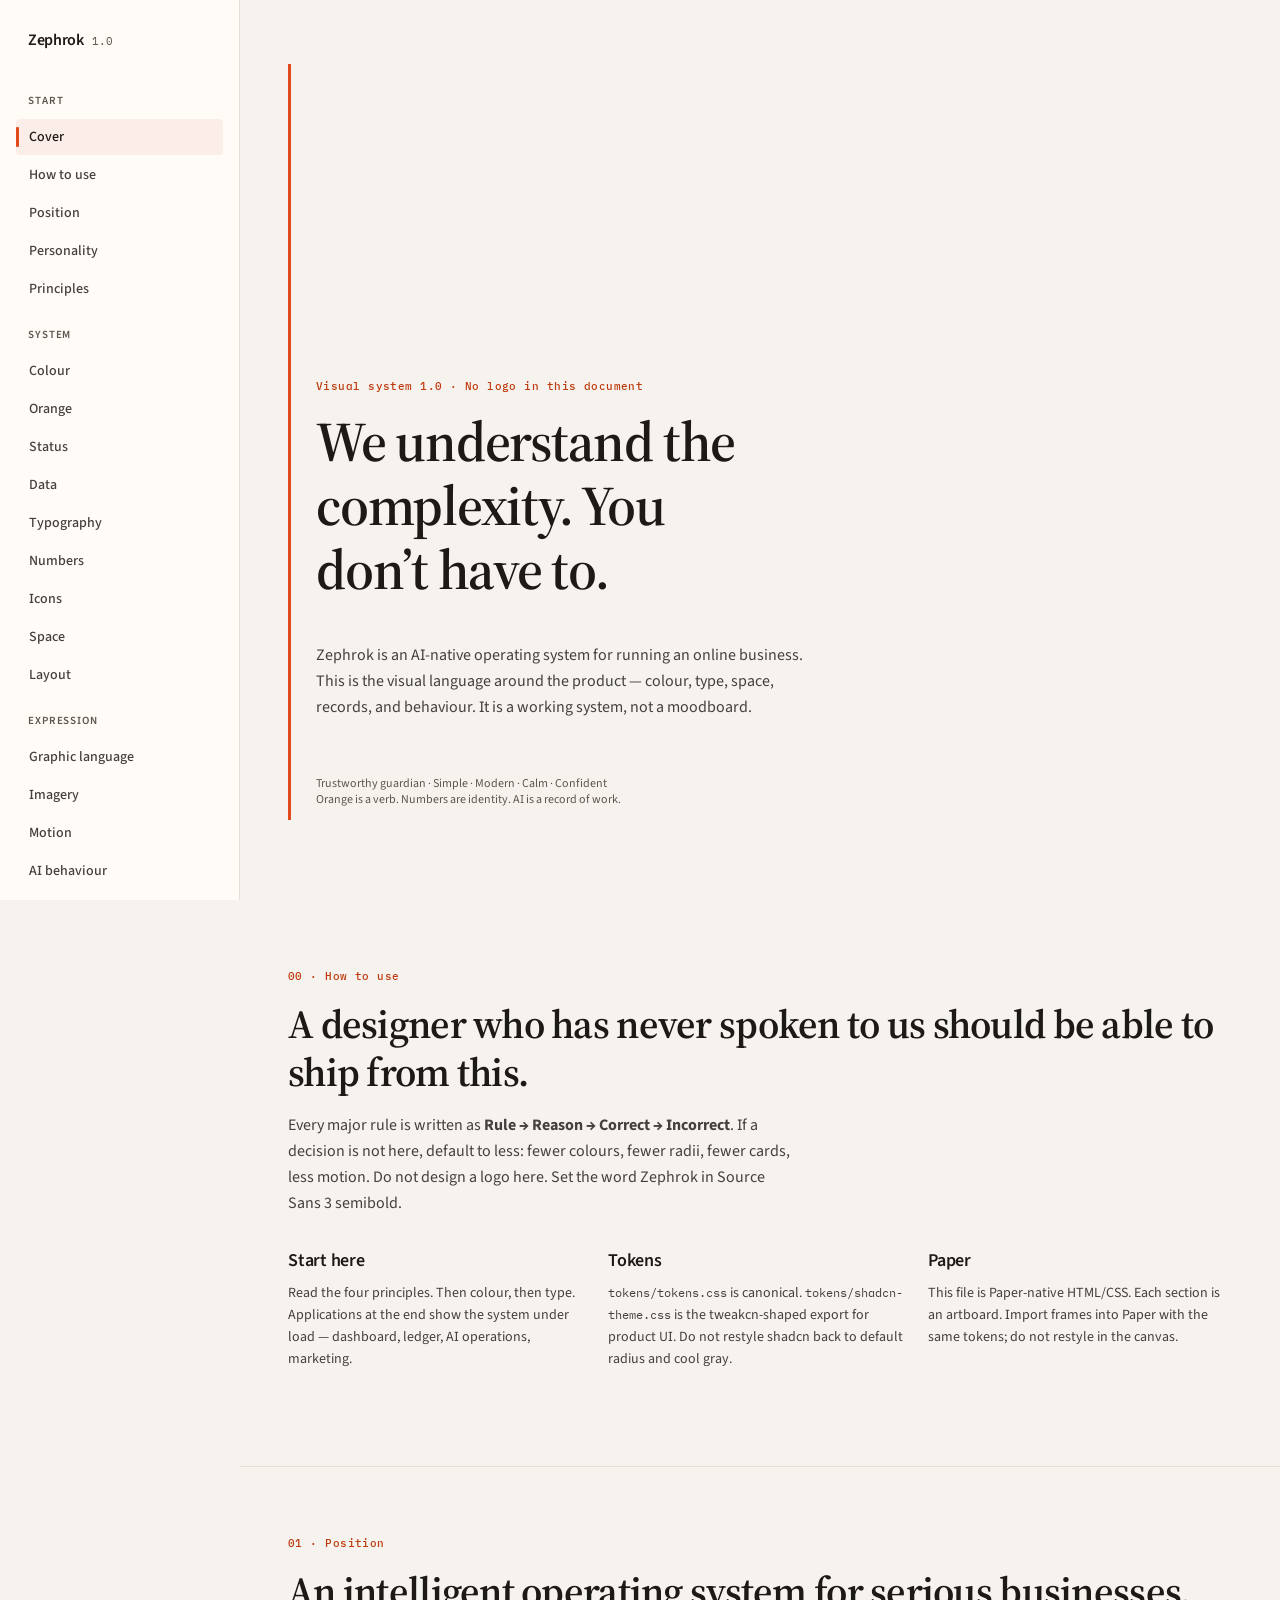
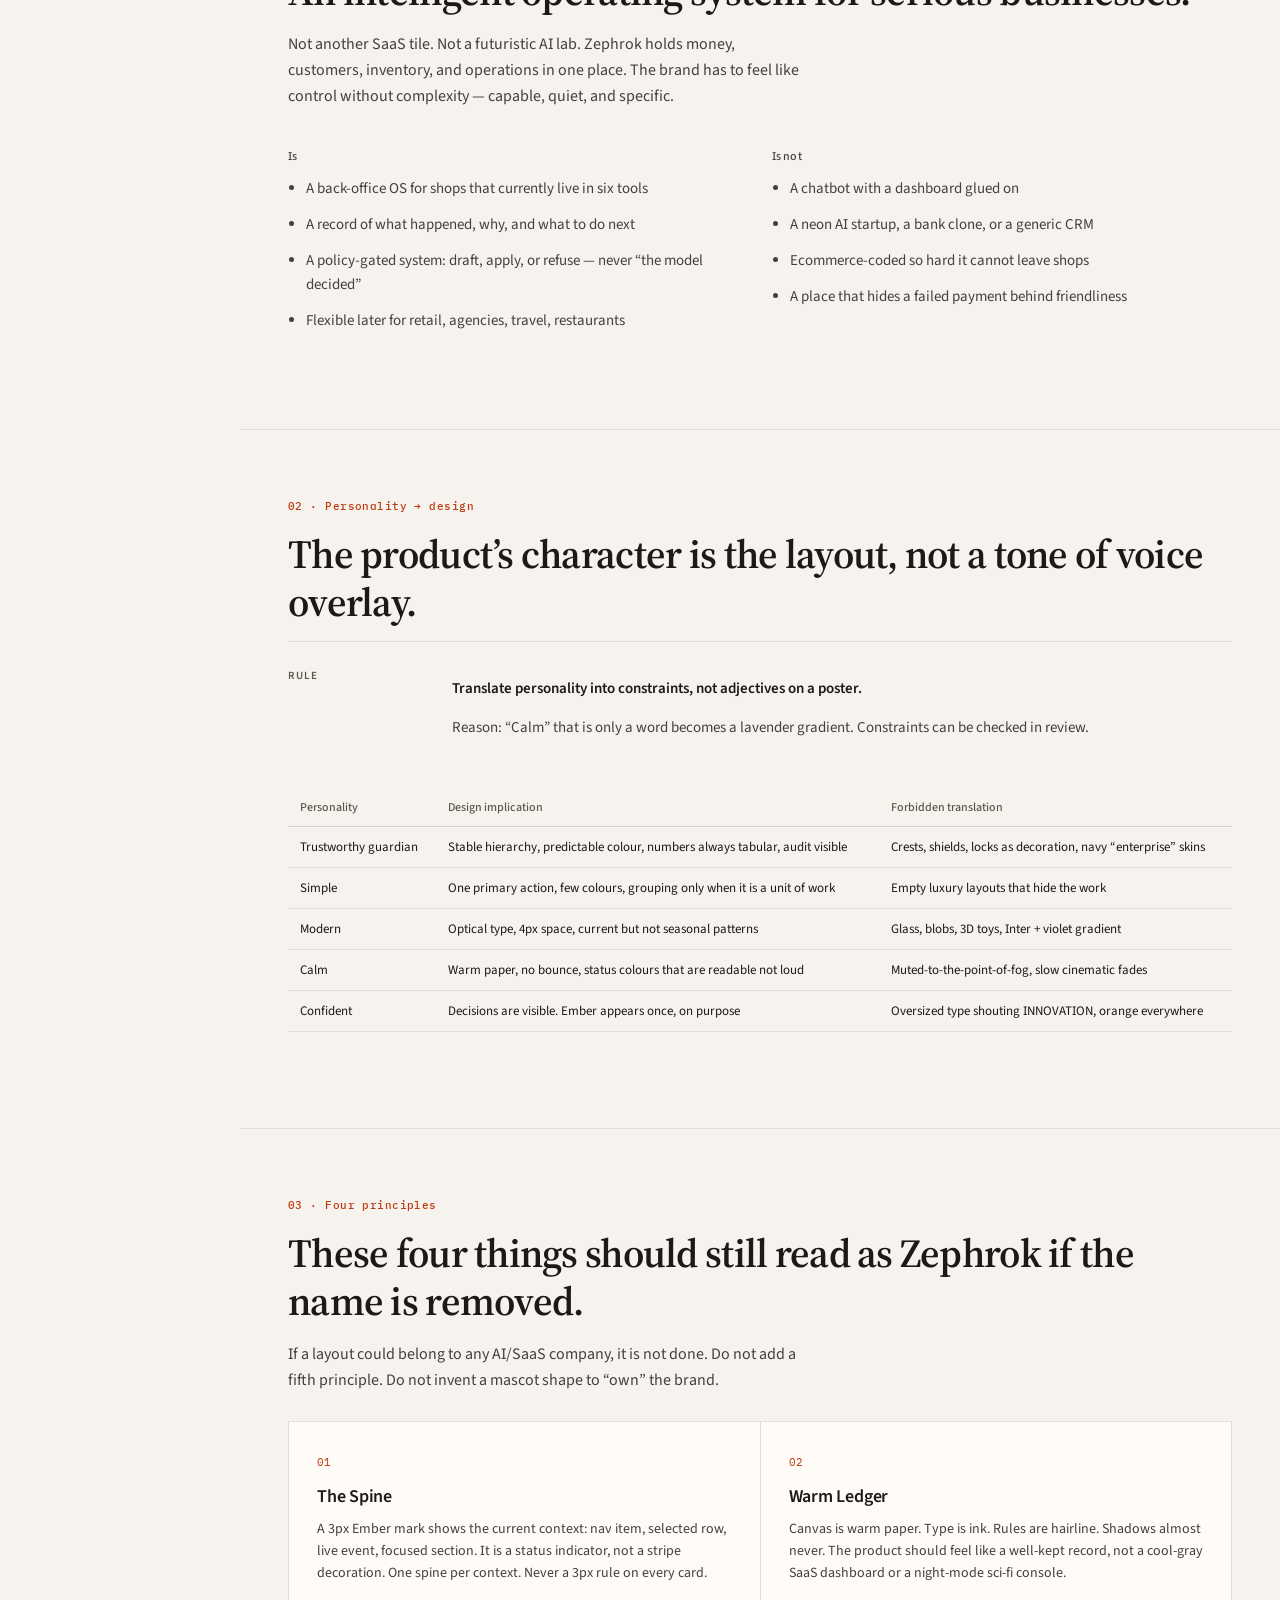
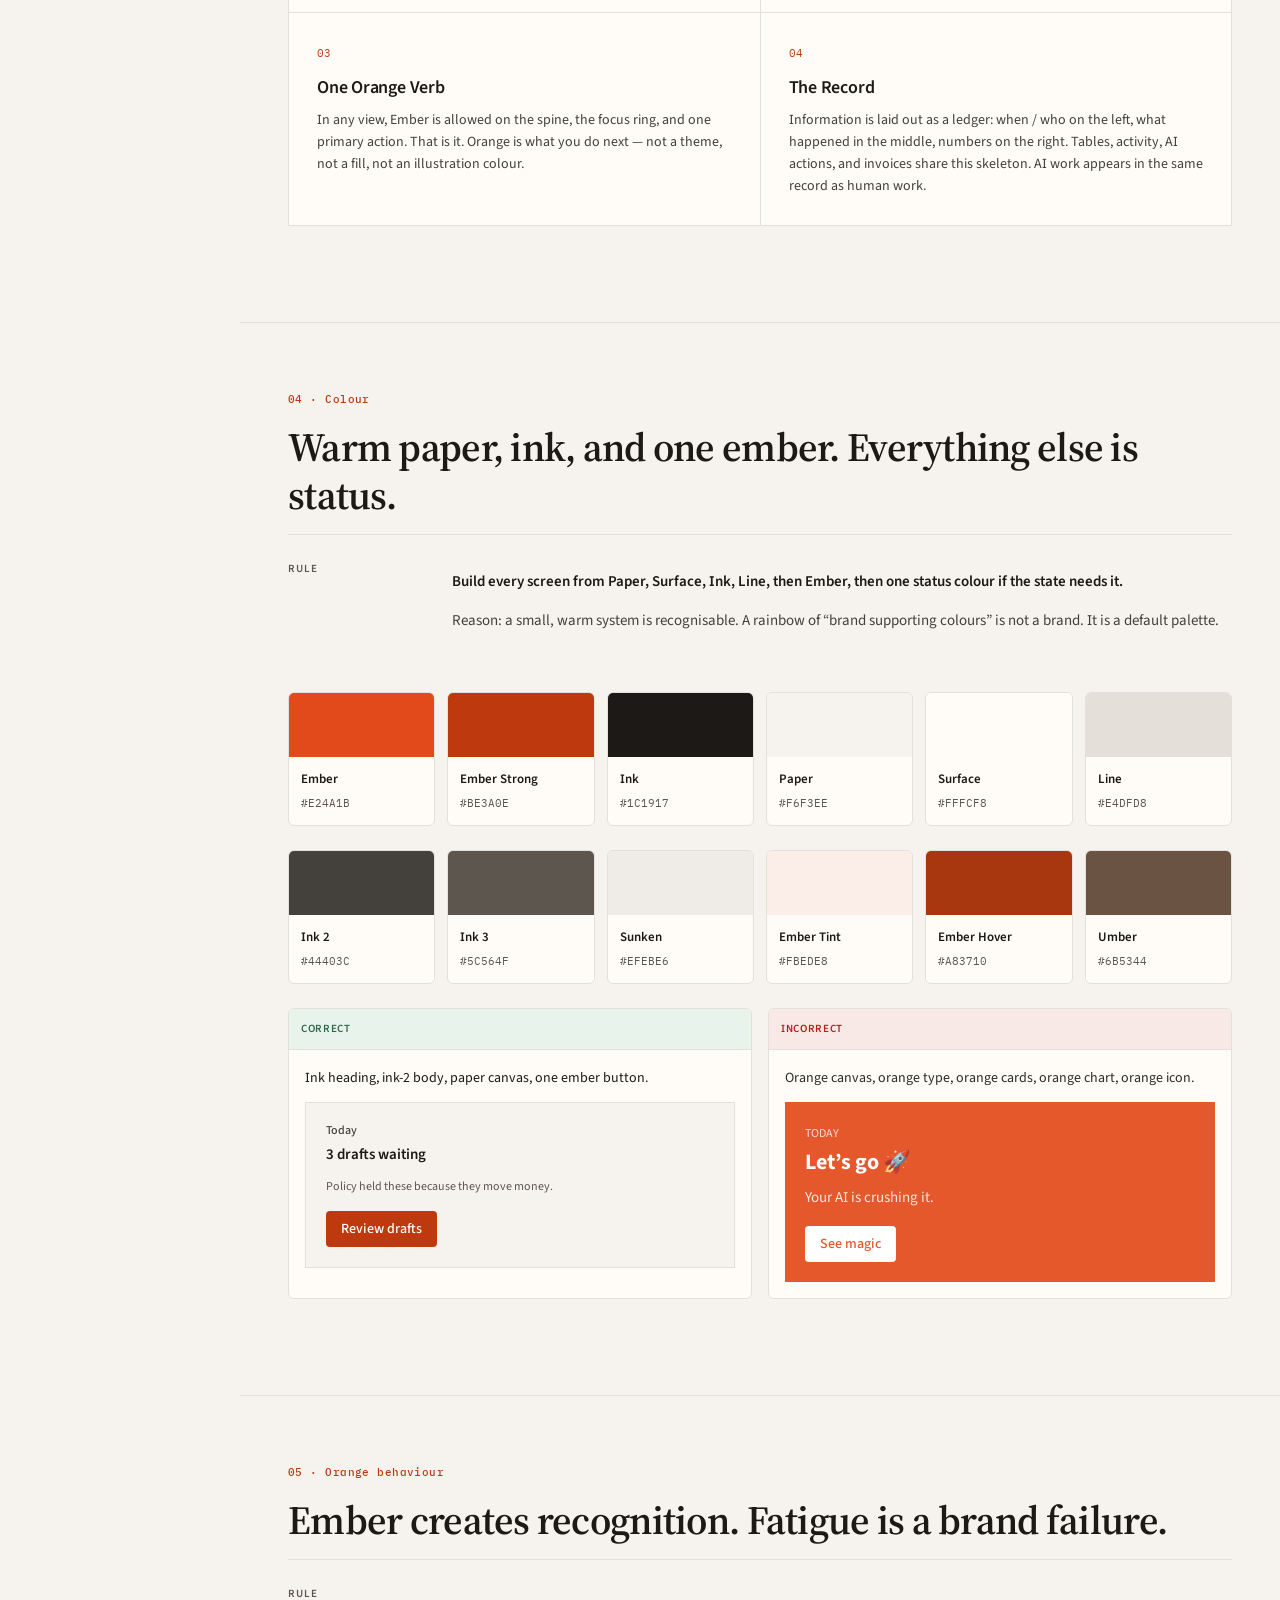
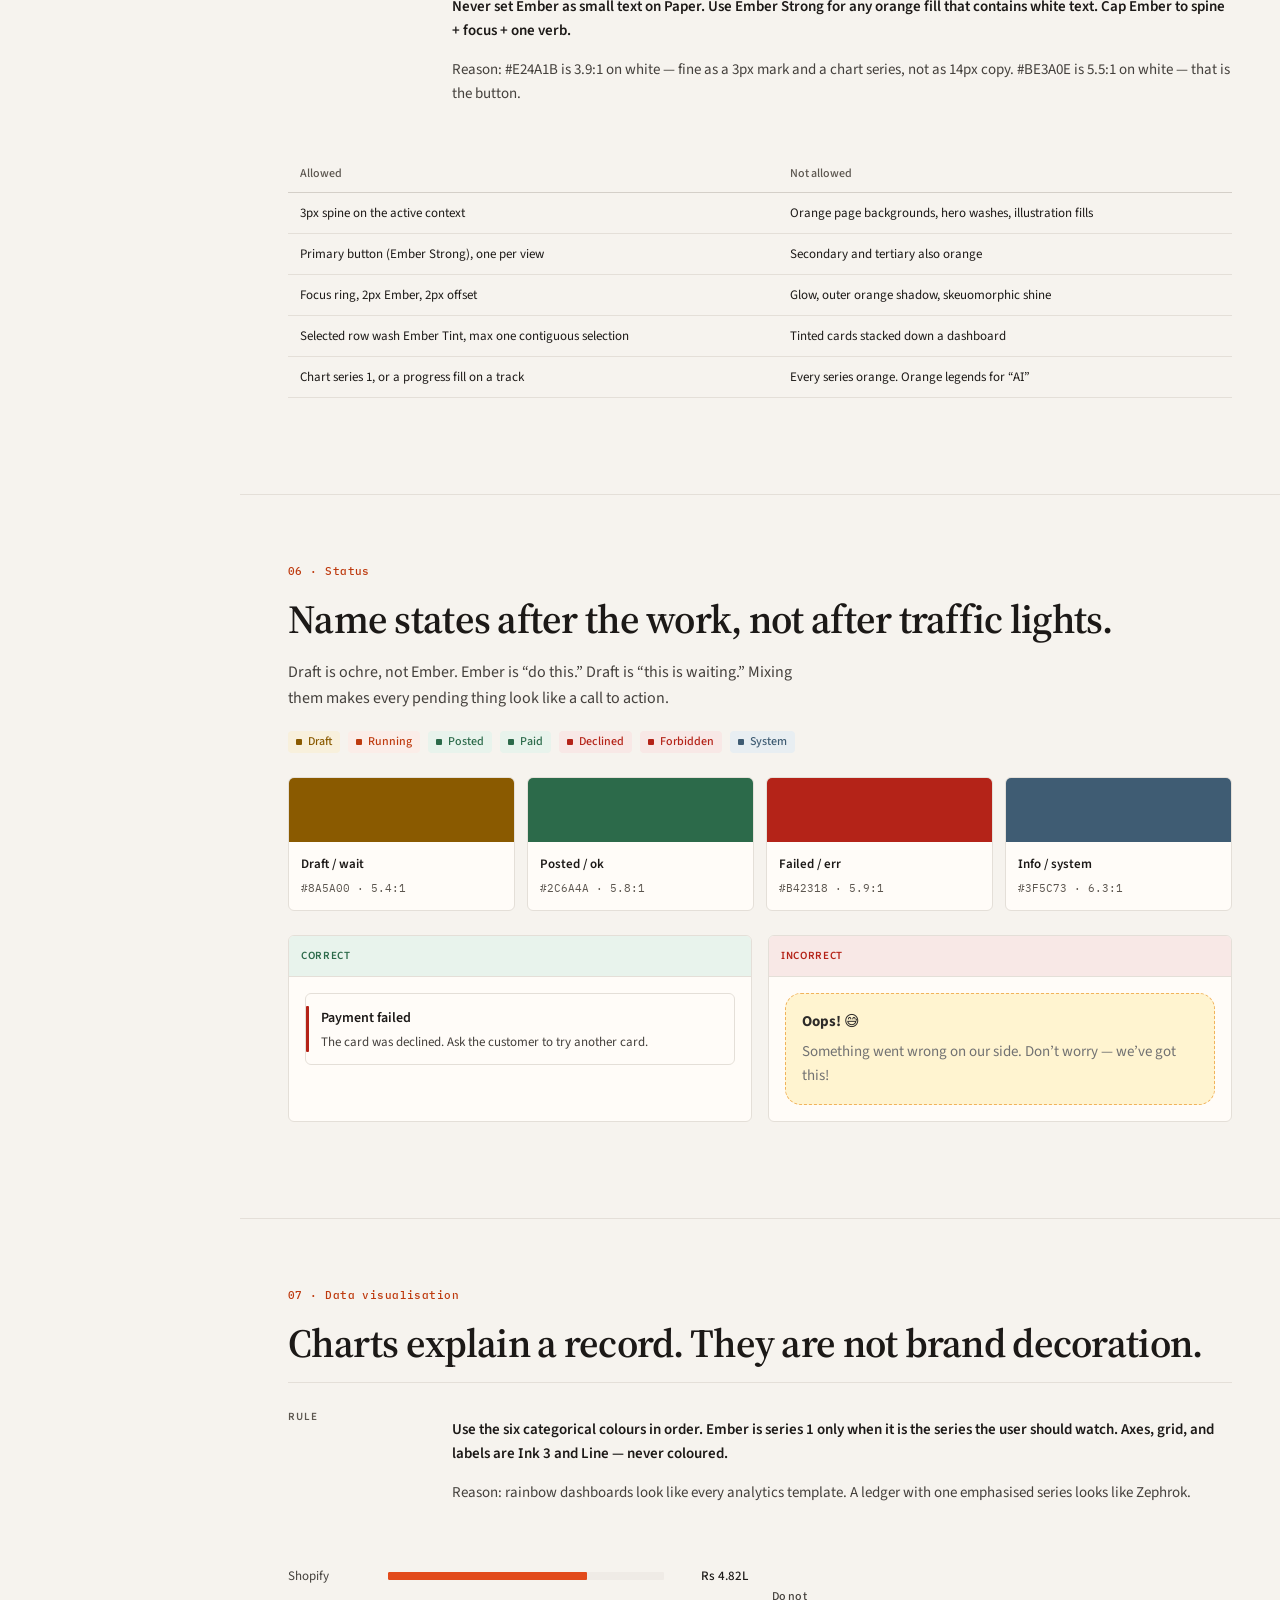
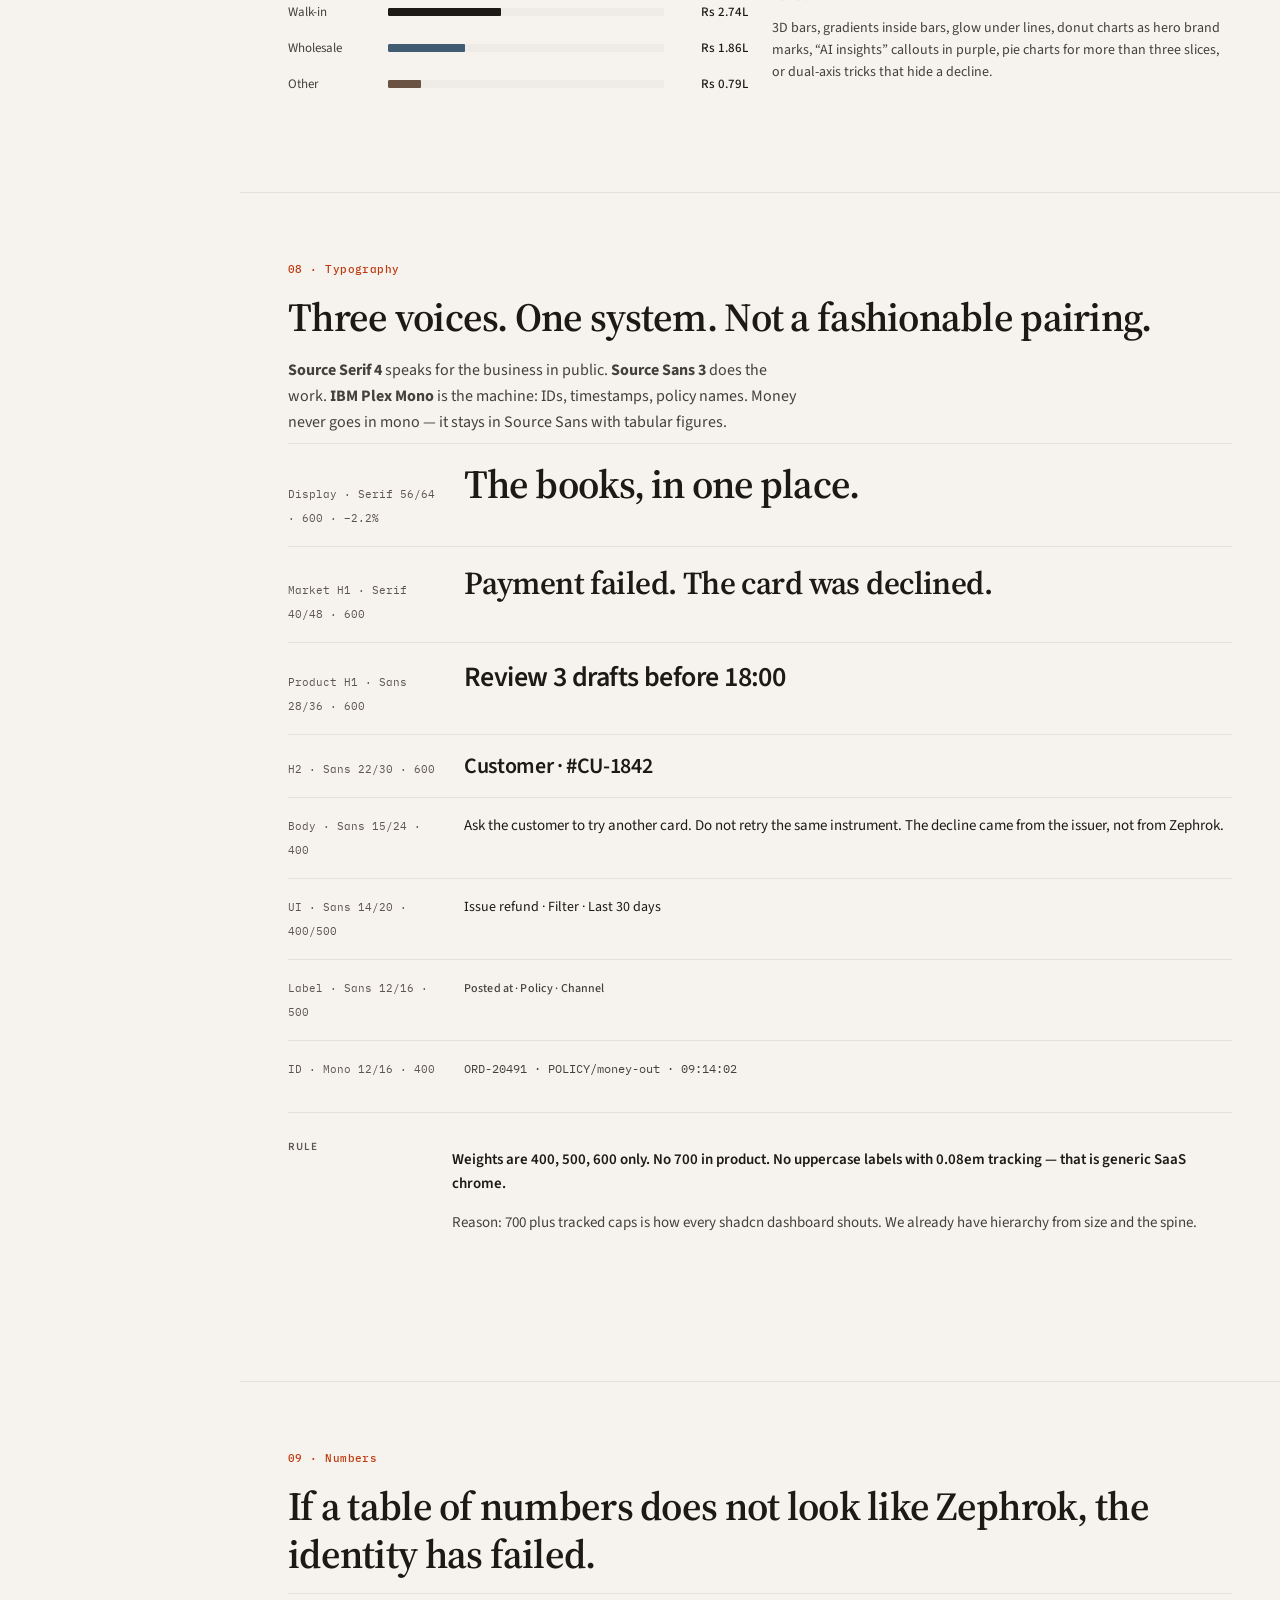
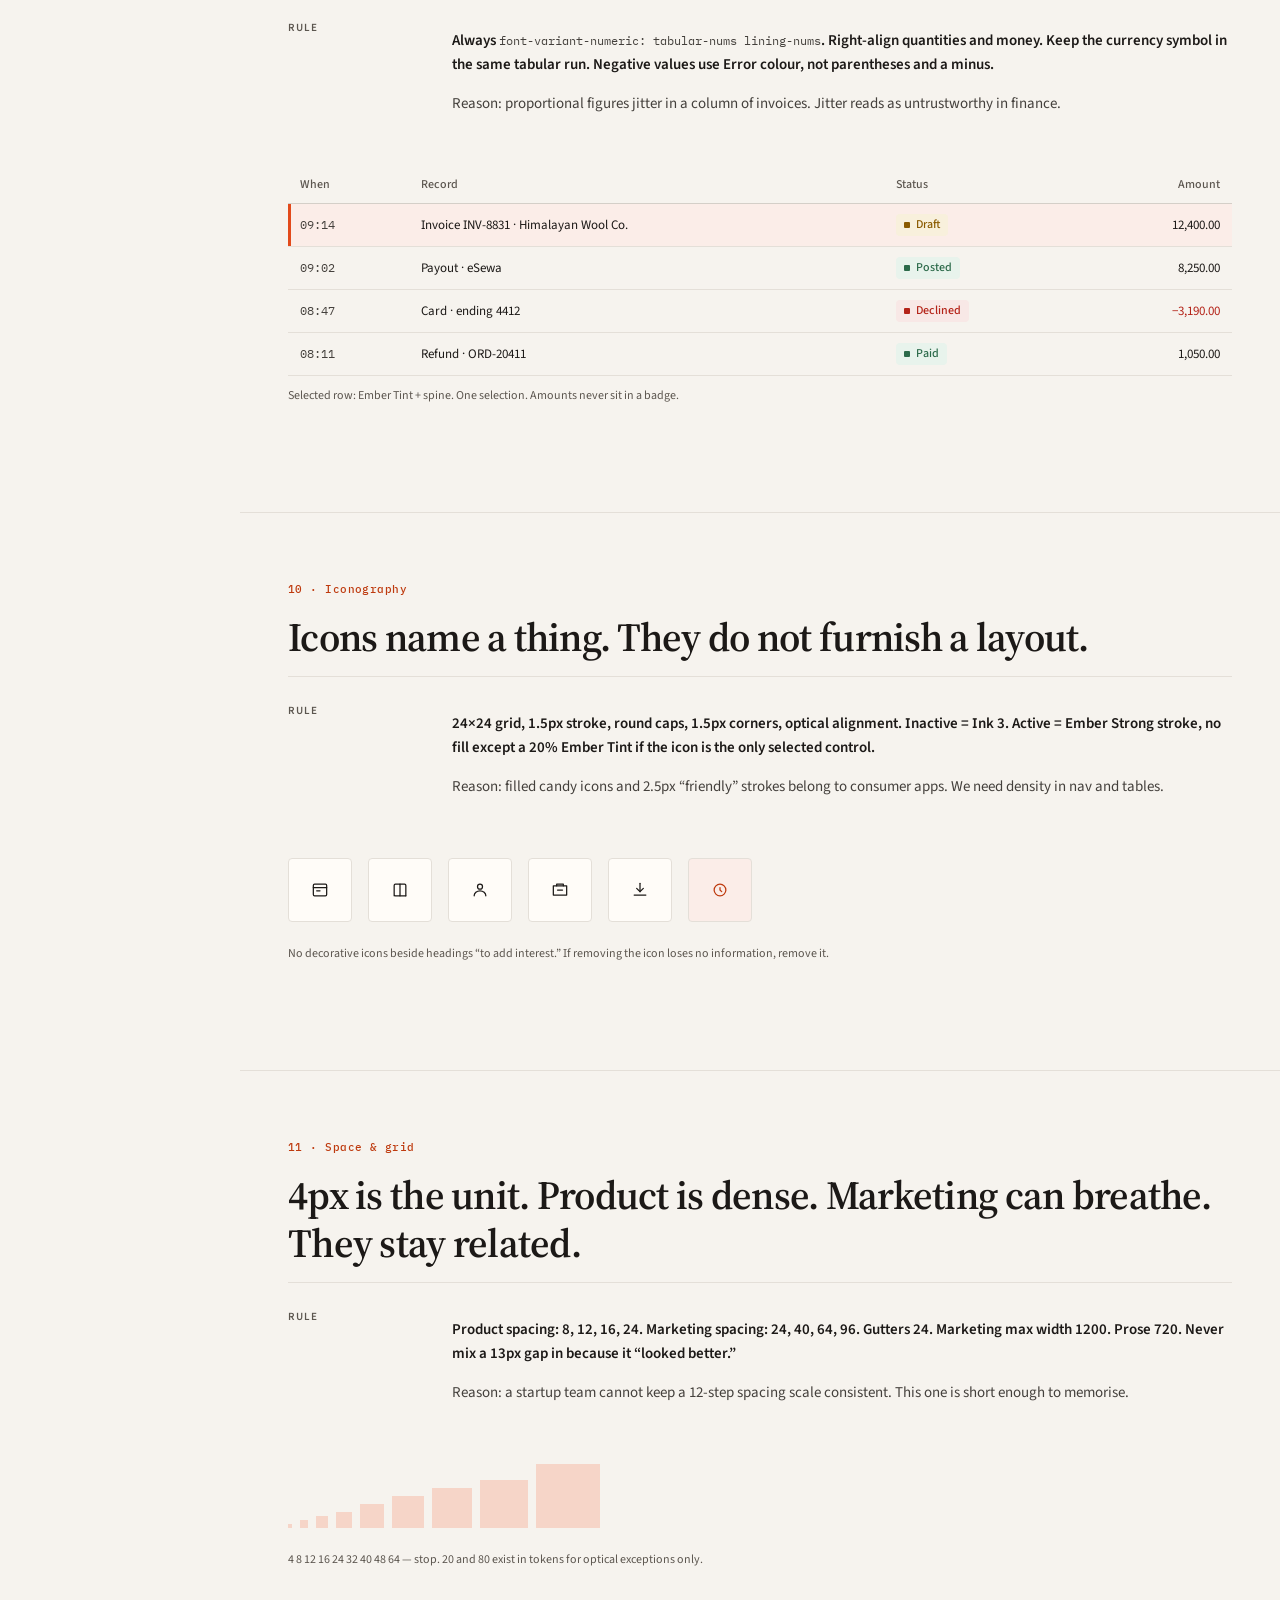
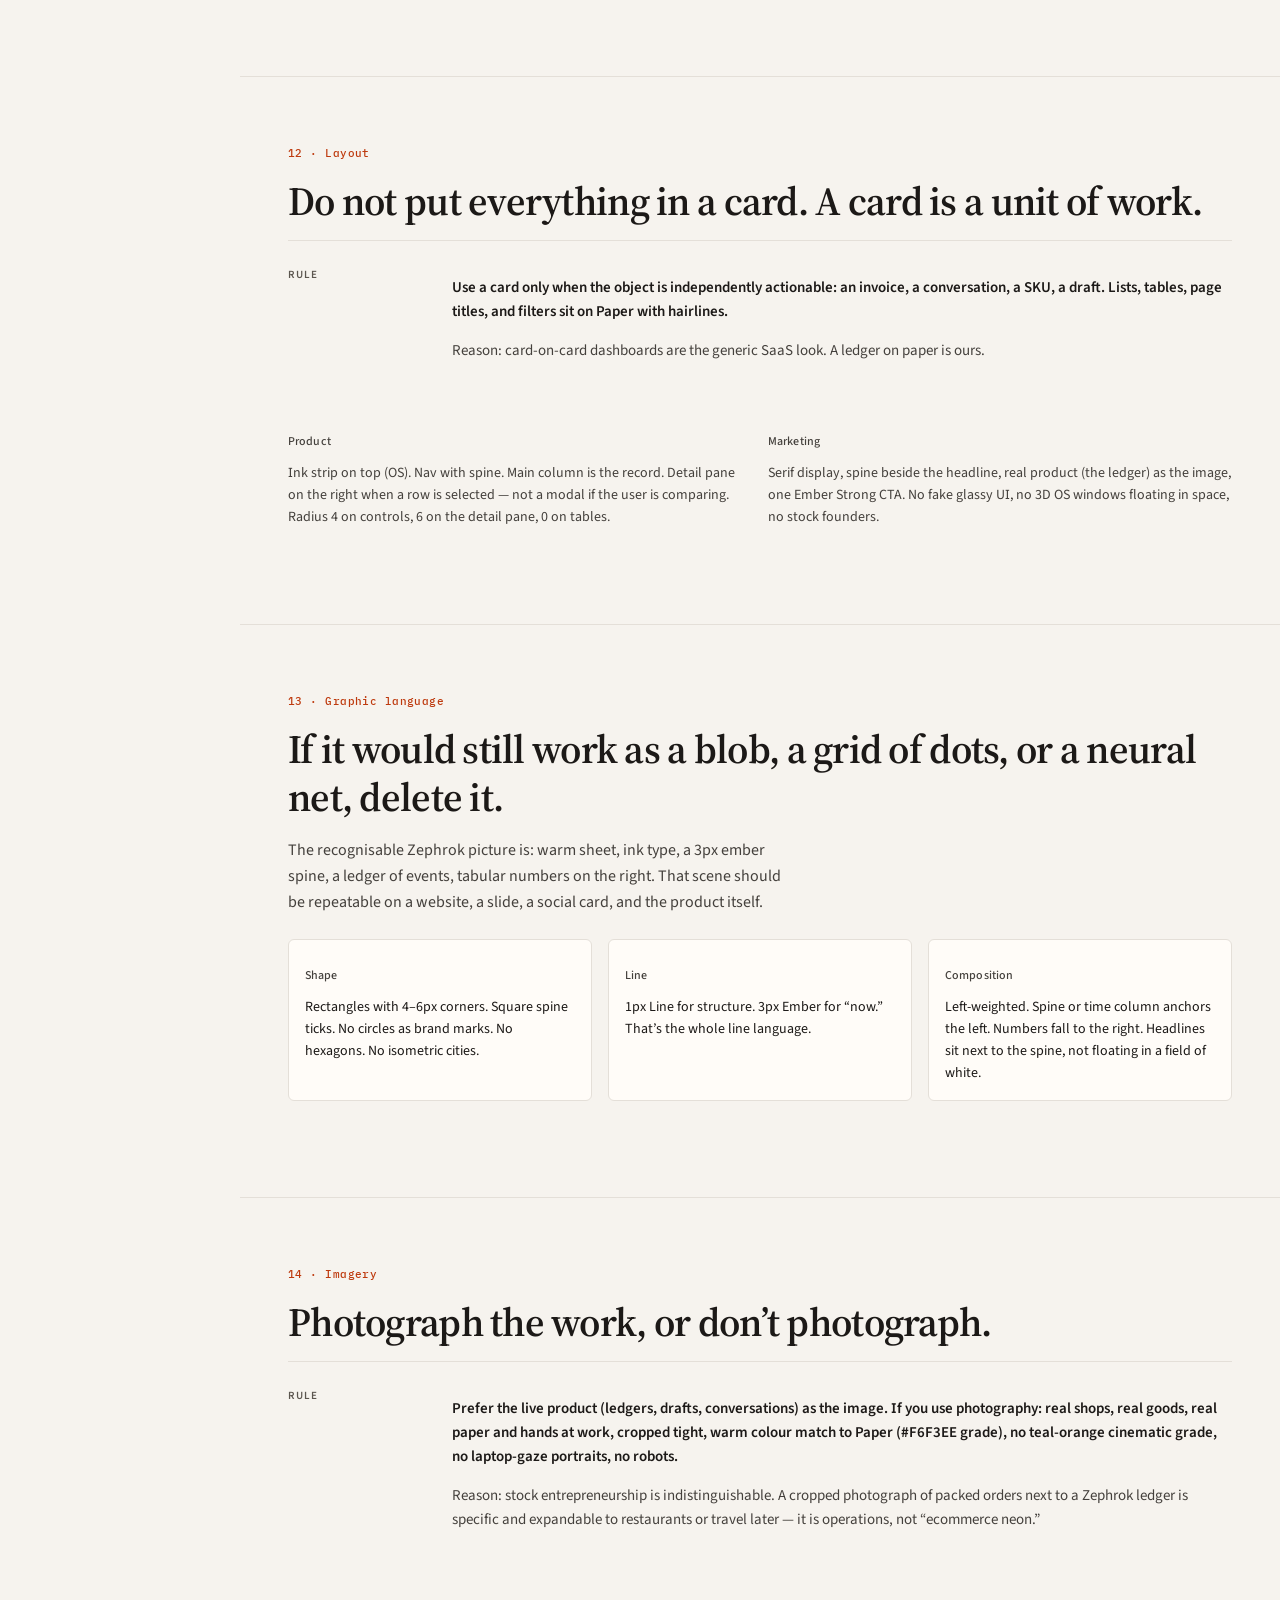
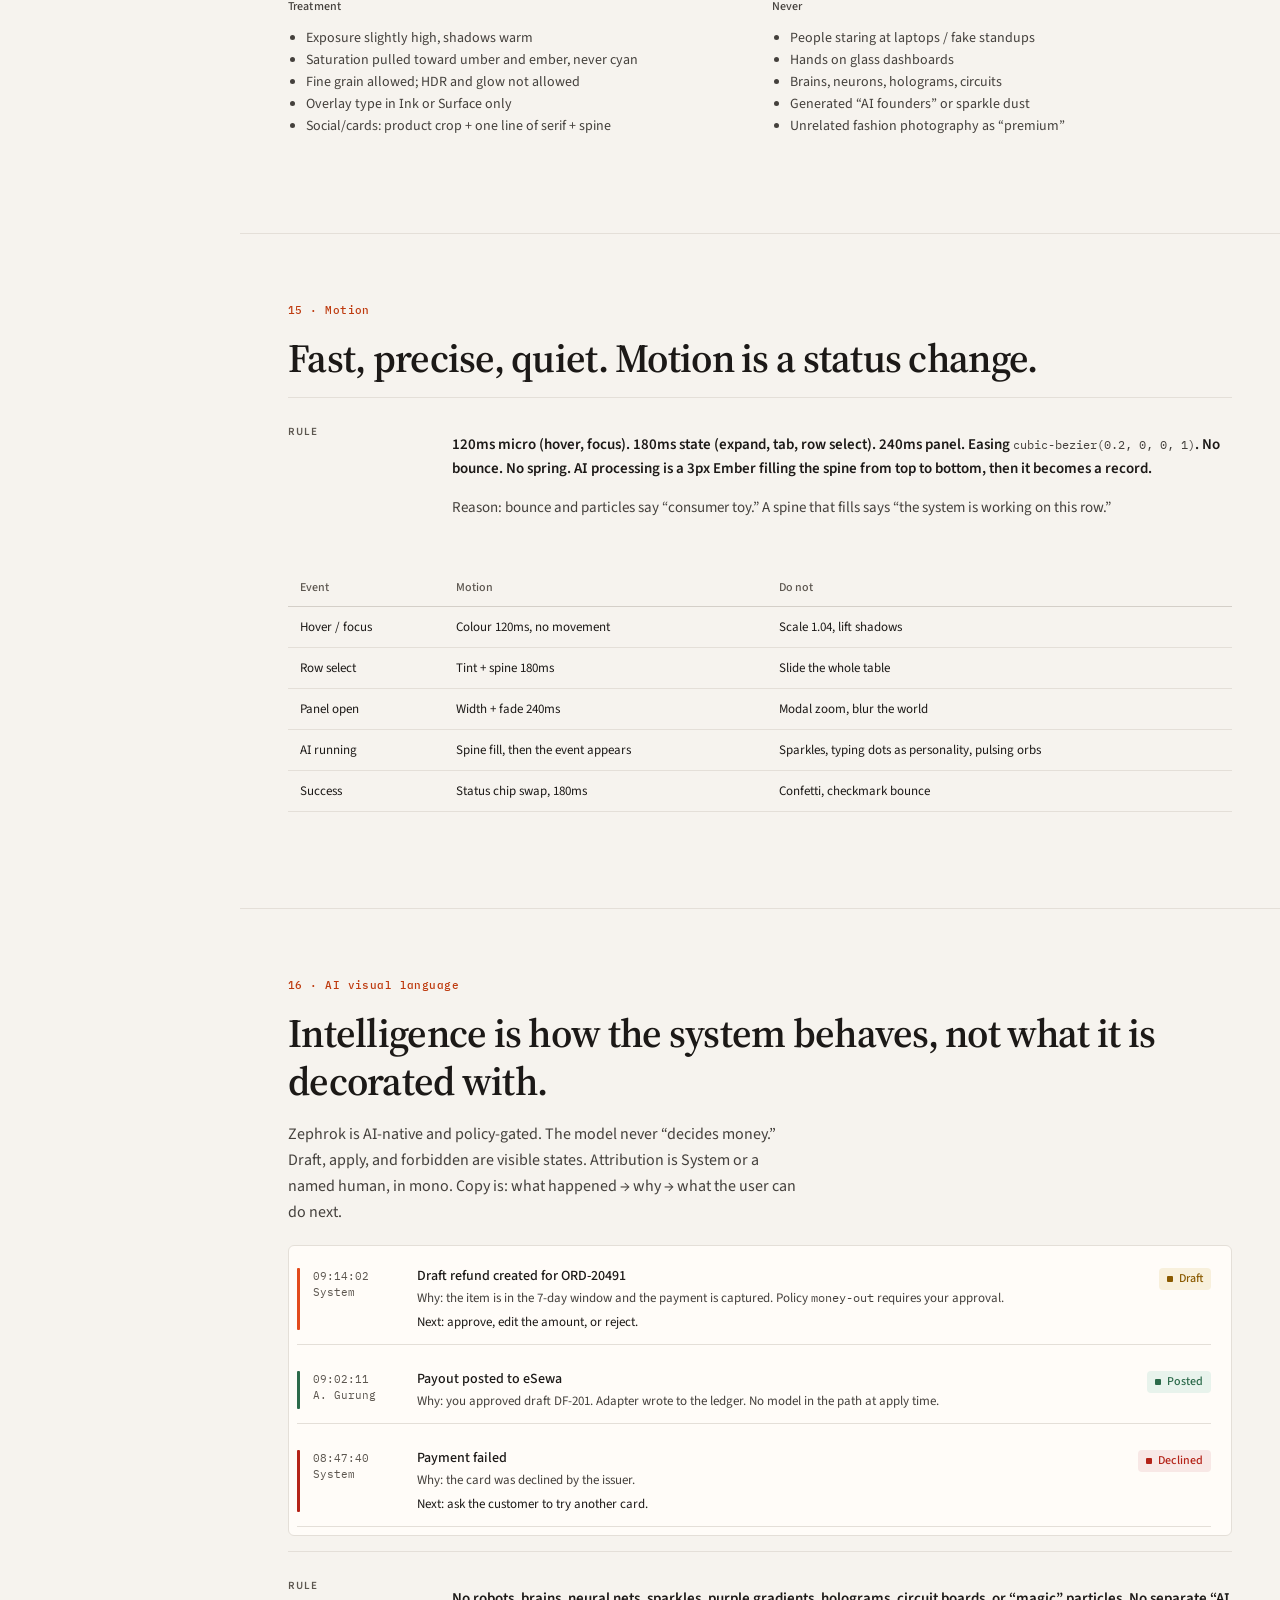
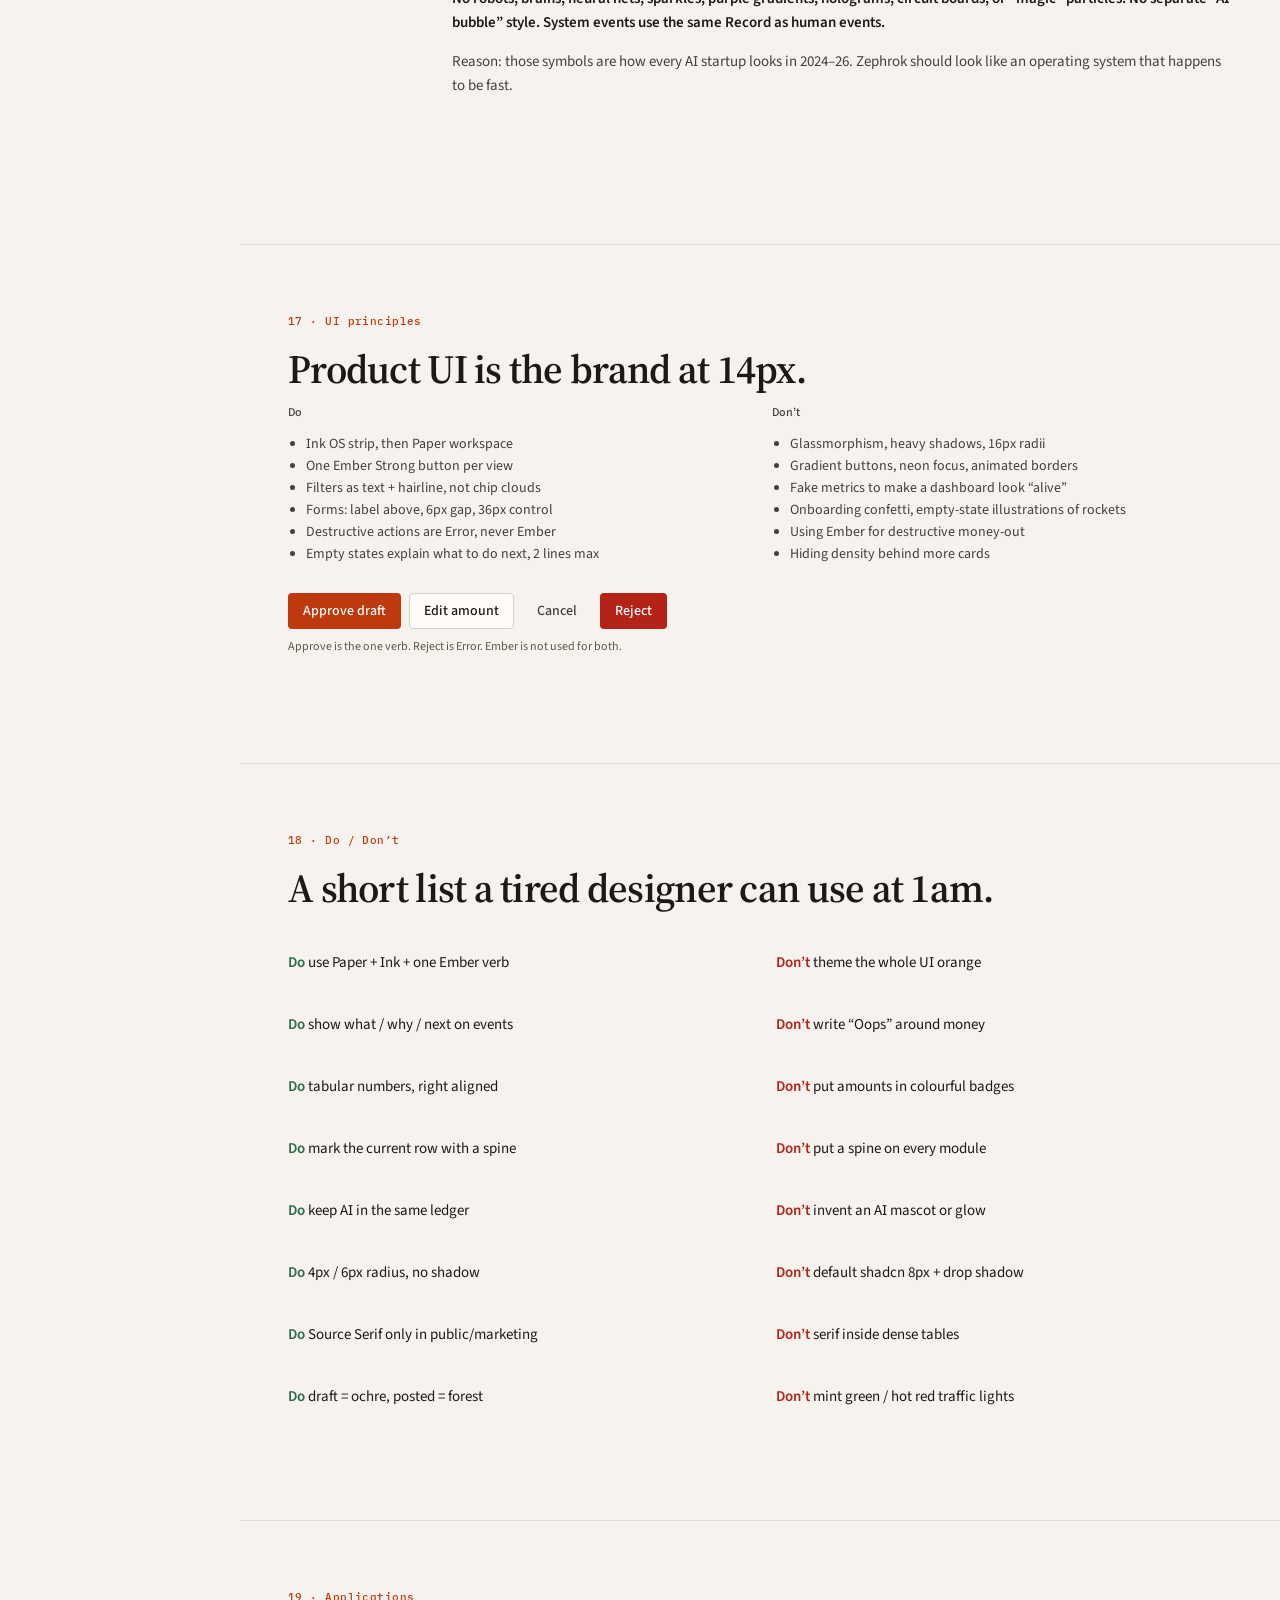
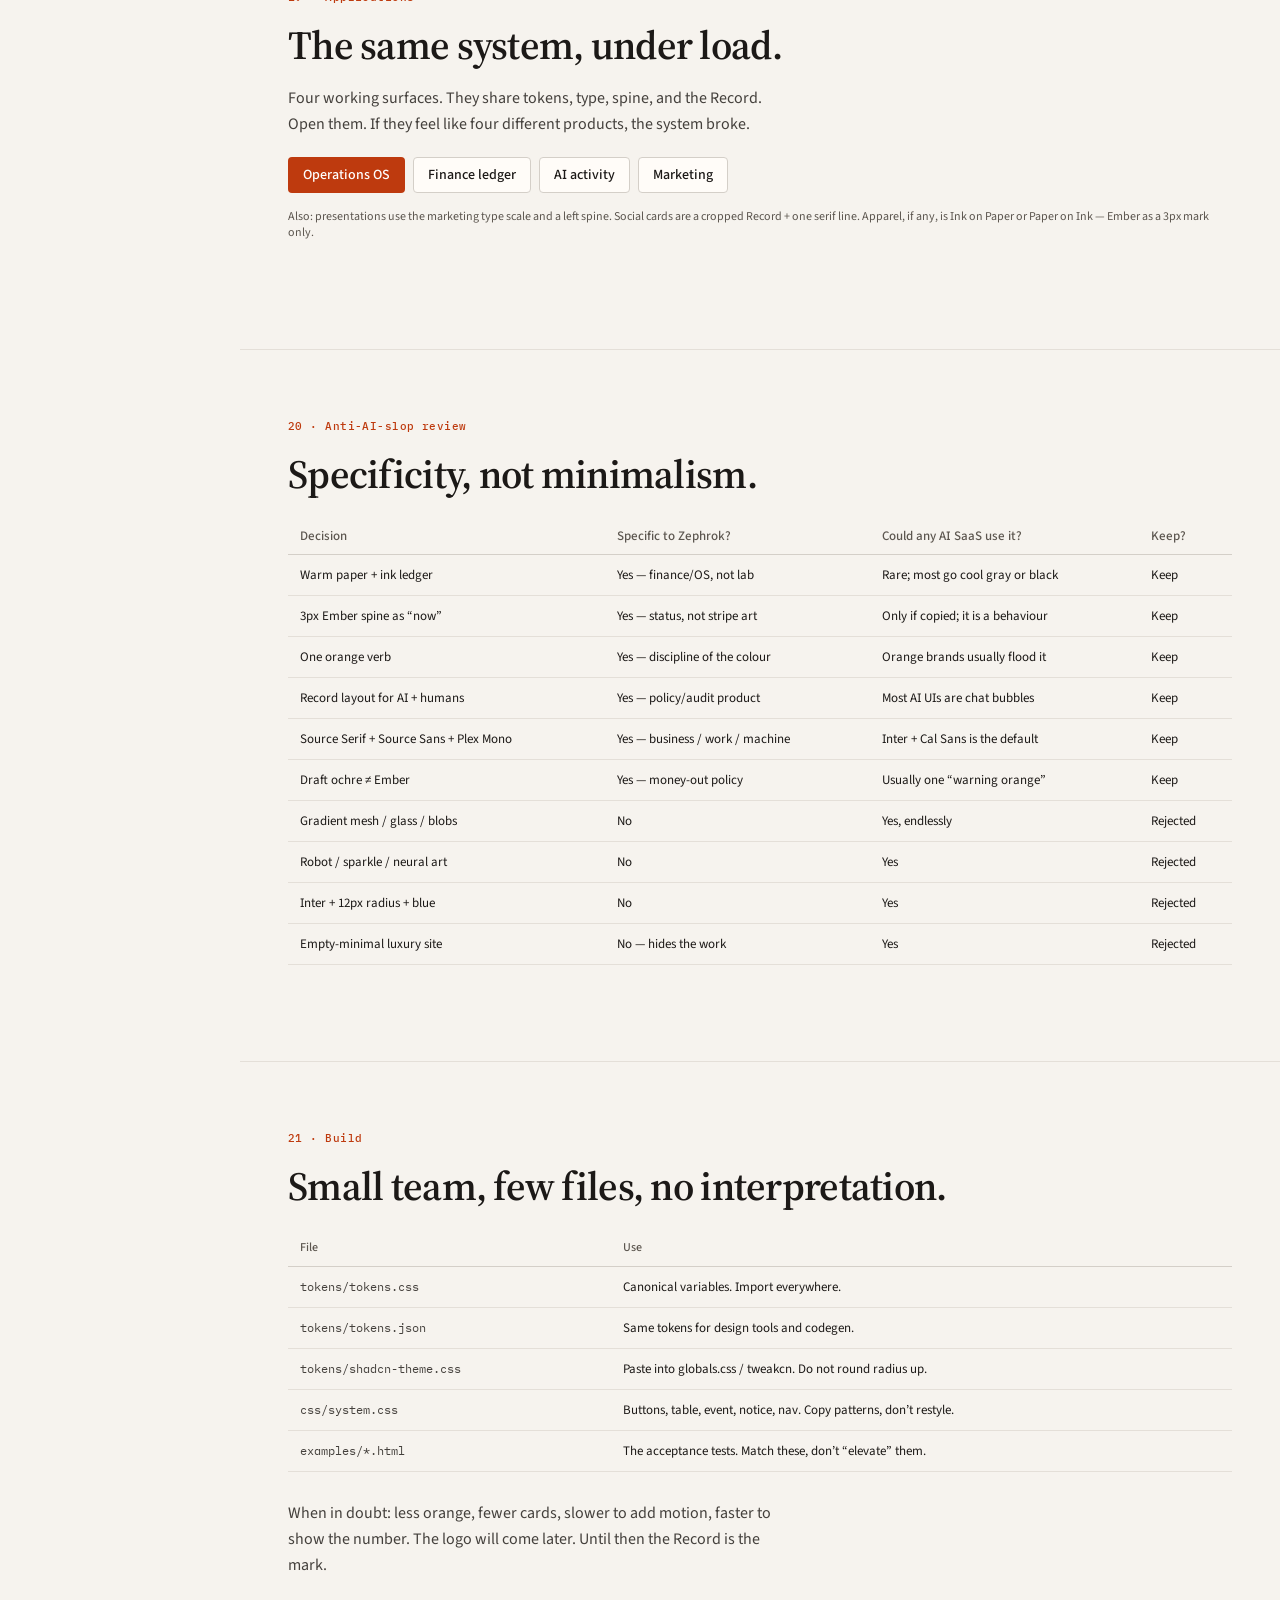
<file: brand/index.html>
<!DOCTYPE html>
<html lang="en">
<head>
  <meta charset="utf-8" />
  <meta name="viewport" content="width=device-width, initial-scale=1" />
  <title>Zephrok Visual System</title>
  <link rel="stylesheet" href="css/system.css" />
  <link rel="stylesheet" href="css/book.css" />
</head>
<body>
  <div class="book">
    <aside class="side">
      <a class="brand" href="#cover"><strong>Zephrok</strong><em>1.0</em></a>
      <div class="sec">Start</div>
      <nav>
        <a class="nav-item toc" href="#cover">Cover</a>
        <a class="nav-item toc" href="#use">How to use</a>
        <a class="nav-item toc" href="#position">Position</a>
        <a class="nav-item toc" href="#personality">Personality</a>
        <a class="nav-item toc" href="#principles">Principles</a>
      </nav>
      <div class="sec">System</div>
      <nav>
        <a class="nav-item toc" href="#colour">Colour</a>
        <a class="nav-item toc" href="#orange">Orange</a>
        <a class="nav-item toc" href="#status">Status</a>
        <a class="nav-item toc" href="#data">Data</a>
        <a class="nav-item toc" href="#type">Typography</a>
        <a class="nav-item toc" href="#numbers">Numbers</a>
        <a class="nav-item toc" href="#icons">Icons</a>
        <a class="nav-item toc" href="#space">Space</a>
        <a class="nav-item toc" href="#layout">Layout</a>
      </nav>
      <div class="sec">Expression</div>
      <nav>
        <a class="nav-item toc" href="#graphic">Graphic language</a>
        <a class="nav-item toc" href="#imagery">Imagery</a>
        <a class="nav-item toc" href="#motion">Motion</a>
        <a class="nav-item toc" href="#ai">AI behaviour</a>
        <a class="nav-item toc" href="#ui">UI</a>
      </nav>
      <div class="sec">Use</div>
      <nav>
        <a class="nav-item toc" href="#dodont">Do / Don’t</a>
        <a class="nav-item toc" href="#apps">Applications</a>
        <a class="nav-item toc" href="#slop">Anti-slop</a>
        <a class="nav-item toc" href="#build">Build</a>
      </nav>
    </aside>

    <main class="main">
      <section class="cover" id="cover">
        <p class="kicker">Visual system 1.0 · No logo in this document</p>
        <h1 class="display">We understand the complexity. You don’t have to.</h1>
        <p class="lede">Zephrok is an AI-native operating system for running an online business. This is the visual language around the product — colour, type, space, records, and behaviour. It is a working system, not a moodboard.</p>
        <p class="caption meta" style="margin-top:40px">Trustworthy guardian · Simple · Modern · Calm · Confident<br />Orange is a verb. Numbers are identity. AI is a record of work.</p>
      </section>

      <section class="art" id="use">
        <p class="kicker">00 · How to use</p>
        <h2 class="h1-market">A designer who has never spoken to us should be able to ship from this.</h2>
        <p class="lede" style="margin:16px 0 32px">Every major rule is written as <strong>Rule → Reason → Correct → Incorrect</strong>. If a decision is not here, default to less: fewer colours, fewer radii, fewer cards, less motion. Do not design a logo here. Set the word Zephrok in Source Sans 3 semibold.</p>
        <div class="grid-3">
          <article>
            <h3>Start here</h3>
            <p class="muted" style="margin:8px 0 0;font-size:14px;line-height:22px;color:var(--z-ink-2)">Read the four principles. Then colour, then type. Applications at the end show the system under load — dashboard, ledger, AI operations, marketing.</p>
          </article>
          <article>
            <h3>Tokens</h3>
            <p class="muted" style="margin:8px 0 0;font-size:14px;line-height:22px;color:var(--z-ink-2)"><span class="id">tokens/tokens.css</span> is canonical. <span class="id">tokens/shadcn-theme.css</span> is the tweakcn-shaped export for product UI. Do not restyle shadcn back to default radius and cool gray.</p>
          </article>
          <article>
            <h3>Paper</h3>
            <p class="muted" style="margin:8px 0 0;font-size:14px;line-height:22px;color:var(--z-ink-2)">This file is Paper-native HTML/CSS. Each section is an artboard. Import frames into Paper with the same tokens; do not restyle in the canvas.</p>
          </article>
        </div>
      </section>

      <section class="art" id="position">
        <p class="kicker">01 · Position</p>
        <h2 class="h1-market">An intelligent operating system for serious businesses.</h2>
        <p class="lede" style="margin:16px 0 28px">Not another SaaS tile. Not a futuristic AI lab. Zephrok holds money, customers, inventory, and operations in one place. The brand has to feel like control without complexity — capable, quiet, and specific.</p>
        <div class="grid-2">
          <div>
            <p class="label">Is</p>
            <ul class="stack" style="margin:8px 0 0;padding-left:18px;color:var(--z-ink-2)">
              <li>A back-office OS for shops that currently live in six tools</li>
              <li>A record of what happened, why, and what to do next</li>
              <li>A policy-gated system: draft, apply, or refuse — never “the model decided”</li>
              <li>Flexible later for retail, agencies, travel, restaurants</li>
            </ul>
          </div>
          <div>
            <p class="label">Is not</p>
            <ul class="stack" style="margin:8px 0 0;padding-left:18px;color:var(--z-ink-2)">
              <li>A chatbot with a dashboard glued on</li>
              <li>A neon AI startup, a bank clone, or a generic CRM</li>
              <li>Ecommerce-coded so hard it cannot leave shops</li>
              <li>A place that hides a failed payment behind friendliness</li>
            </ul>
          </div>
        </div>
      </section>

      <section class="art" id="personality">
        <p class="kicker">02 · Personality → design</p>
        <h2 class="h1-market">The product’s character is the layout, not a tone of voice overlay.</h2>
        <dl class="rule">
          <dt>Rule</dt>
          <dd>
            <p class="r">Translate personality into constraints, not adjectives on a poster.</p>
            <p class="why">Reason: “Calm” that is only a word becomes a lavender gradient. Constraints can be checked in review.</p>
          </dd>
        </dl>
        <table class="sheet" style="margin-top:8px">
          <thead>
            <tr><th>Personality</th><th>Design implication</th><th>Forbidden translation</th></tr>
          </thead>
          <tbody>
            <tr><td>Trustworthy guardian</td><td>Stable hierarchy, predictable colour, numbers always tabular, audit visible</td><td>Crests, shields, locks as decoration, navy “enterprise” skins</td></tr>
            <tr><td>Simple</td><td>One primary action, few colours, grouping only when it is a unit of work</td><td>Empty luxury layouts that hide the work</td></tr>
            <tr><td>Modern</td><td>Optical type, 4px space, current but not seasonal patterns</td><td>Glass, blobs, 3D toys, Inter + violet gradient</td></tr>
            <tr><td>Calm</td><td>Warm paper, no bounce, status colours that are readable not loud</td><td>Muted-to-the-point-of-fog, slow cinematic fades</td></tr>
            <tr><td>Confident</td><td>Decisions are visible. Ember appears once, on purpose</td><td>Oversized type shouting INNOVATION, orange everywhere</td></tr>
          </tbody>
        </table>
      </section>

      <section class="art" id="principles">
        <p class="kicker">03 · Four principles</p>
        <h2 class="h1-market">These four things should still read as Zephrok if the name is removed.</h2>
        <p class="lede" style="margin:16px 0 28px">If a layout could belong to any AI/SaaS company, it is not done. Do not add a fifth principle. Do not invent a mascot shape to “own” the brand.</p>
        <div class="principles">
          <article>
            <div class="n">01</div>
            <h3>The Spine</h3>
            <p>A 3px Ember mark shows the current context: nav item, selected row, live event, focused section. It is a status indicator, not a stripe decoration. One spine per context. Never a 3px rule on every card.</p>
          </article>
          <article>
            <div class="n">02</div>
            <h3>Warm Ledger</h3>
            <p>Canvas is warm paper. Type is ink. Rules are hairline. Shadows almost never. The product should feel like a well-kept record, not a cool-gray SaaS dashboard or a night-mode sci-fi console.</p>
          </article>
          <article>
            <div class="n">03</div>
            <h3>One Orange Verb</h3>
            <p>In any view, Ember is allowed on the spine, the focus ring, and one primary action. That is it. Orange is what you do next — not a theme, not a fill, not an illustration colour.</p>
          </article>
          <article>
            <div class="n">04</div>
            <h3>The Record</h3>
            <p>Information is laid out as a ledger: when / who on the left, what happened in the middle, numbers on the right. Tables, activity, AI actions, and invoices share this skeleton. AI work appears in the same record as human work.</p>
          </article>
        </div>
      </section>

      <section class="art" id="colour">
        <p class="kicker">04 · Colour</p>
        <h2 class="h1-market">Warm paper, ink, and one ember. Everything else is status.</h2>
        <dl class="rule">
          <dt>Rule</dt>
          <dd>
            <p class="r">Build every screen from Paper, Surface, Ink, Line, then Ember, then one status colour if the state needs it.</p>
            <p class="why">Reason: a small, warm system is recognisable. A rainbow of “brand supporting colours” is not a brand. It is a default palette.</p>
          </dd>
        </dl>
        <div class="grid-6" style="margin:24px 0">
          <div class="swatch"><div class="chip" style="background:#E24A1B"></div><div class="meta"><strong>Ember</strong><span>#E24A1B</span></div></div>
          <div class="swatch"><div class="chip" style="background:#BE3A0E"></div><div class="meta"><strong>Ember Strong</strong><span>#BE3A0E</span></div></div>
          <div class="swatch"><div class="chip" style="background:#1C1917"></div><div class="meta"><strong>Ink</strong><span>#1C1917</span></div></div>
          <div class="swatch"><div class="chip" style="background:#F6F3EE"></div><div class="meta"><strong>Paper</strong><span>#F6F3EE</span></div></div>
          <div class="swatch"><div class="chip" style="background:#FFFCF8"></div><div class="meta"><strong>Surface</strong><span>#FFFCF8</span></div></div>
          <div class="swatch"><div class="chip" style="background:#E4DFD8"></div><div class="meta"><strong>Line</strong><span>#E4DFD8</span></div></div>
        </div>
        <div class="grid-6">
          <div class="swatch"><div class="chip" style="background:#44403C"></div><div class="meta"><strong>Ink 2</strong><span>#44403C</span></div></div>
          <div class="swatch"><div class="chip" style="background:#5C564F"></div><div class="meta"><strong>Ink 3</strong><span>#5C564F</span></div></div>
          <div class="swatch"><div class="chip" style="background:#EFEBE6"></div><div class="meta"><strong>Sunken</strong><span>#EFEBE6</span></div></div>
          <div class="swatch"><div class="chip" style="background:#FBEDE8"></div><div class="meta"><strong>Ember Tint</strong><span>#FBEDE8</span></div></div>
          <div class="swatch"><div class="chip" style="background:#A83710"></div><div class="meta"><strong>Ember Hover</strong><span>#A83710</span></div></div>
          <div class="swatch"><div class="chip" style="background:#6B5344"></div><div class="meta"><strong>Umber</strong><span>#6B5344</span></div></div>
        </div>
        <div class="pair" style="margin-top:24px">
          <div class="ex ex-ok">
            <div class="ex-h">Correct</div>
            <div class="ex-b">
              <p style="margin:0 0 12px;font-size:14px">Ink heading, ink-2 body, paper canvas, one ember button.</p>
              <div style="background:var(--z-paper);padding:20px;border:1px solid var(--z-line)">
                <div class="label">Today</div>
                <p style="margin:4px 0 12px;font-weight:600">3 drafts waiting</p>
                <p class="caption" style="margin:0 0 16px">Policy held these because they move money.</p>
                <button class="btn btn-primary">Review drafts</button>
              </div>
            </div>
          </div>
          <div class="ex ex-no">
            <div class="ex-h">Incorrect</div>
            <div class="ex-b">
              <p style="margin:0 0 12px;font-size:14px">Orange canvas, orange type, orange cards, orange chart, orange icon.</p>
              <div style="background:#E24A1B;padding:20px;color:white">
                <div style="opacity:.8;font-size:12px">TODAY</div>
                <p style="margin:4px 0 12px;font-weight:700;font-size:22px">Let’s go 🚀</p>
                <p style="margin:0 0 16px;opacity:.85">Your AI is crushing it.</p>
                <button class="btn" style="background:white;color:#E24A1B">See magic</button>
              </div>
            </div>
          </div>
        </div>
      </section>

      <section class="art" id="orange">
        <p class="kicker">05 · Orange behaviour</p>
        <h2 class="h1-market">Ember creates recognition. Fatigue is a brand failure.</h2>
        <dl class="rule">
          <dt>Rule</dt>
          <dd>
            <p class="r">Never set Ember as small text on Paper. Use Ember Strong for any orange fill that contains white text. Cap Ember to spine + focus + one verb.</p>
            <p class="why">Reason: #E24A1B is 3.9:1 on white — fine as a 3px mark and a chart series, not as 14px copy. #BE3A0E is 5.5:1 on white — that is the button.</p>
          </dd>
        </dl>
        <table class="sheet">
          <thead><tr><th>Allowed</th><th>Not allowed</th></tr></thead>
          <tbody>
            <tr><td>3px spine on the active context</td><td>Orange page backgrounds, hero washes, illustration fills</td></tr>
            <tr><td>Primary button (Ember Strong), one per view</td><td>Secondary and tertiary also orange</td></tr>
            <tr><td>Focus ring, 2px Ember, 2px offset</td><td>Glow, outer orange shadow, skeuomorphic shine</td></tr>
            <tr><td>Selected row wash Ember Tint, max one contiguous selection</td><td>Tinted cards stacked down a dashboard</td></tr>
            <tr><td>Chart series 1, or a progress fill on a track</td><td>Every series orange. Orange legends for “AI”</td></tr>
          </tbody>
        </table>
      </section>

      <section class="art" id="status">
        <p class="kicker">06 · Status</p>
        <h2 class="h1-market">Name states after the work, not after traffic lights.</h2>
        <p class="lede" style="margin:16px 0 20px">Draft is ochre, not Ember. Ember is “do this.” Draft is “this is waiting.” Mixing them makes every pending thing look like a call to action.</p>
        <div class="stack" style="flex-direction:row;flex-wrap:wrap;gap:8px;margin-bottom:24px">
          <span class="st st-draft">Draft</span>
          <span class="st st-run">Running</span>
          <span class="st st-ok">Posted</span>
          <span class="st st-ok">Paid</span>
          <span class="st st-err">Declined</span>
          <span class="st st-err">Forbidden</span>
          <span class="st st-info">System</span>
        </div>
        <div class="grid-4" style="margin-bottom:24px">
          <div class="swatch"><div class="chip" style="background:#8A5A00"></div><div class="meta"><strong>Draft / wait</strong><span>#8A5A00 · 5.4:1</span></div></div>
          <div class="swatch"><div class="chip" style="background:#2C6A4A"></div><div class="meta"><strong>Posted / ok</strong><span>#2C6A4A · 5.8:1</span></div></div>
          <div class="swatch"><div class="chip" style="background:#B42318"></div><div class="meta"><strong>Failed / err</strong><span>#B42318 · 5.9:1</span></div></div>
          <div class="swatch"><div class="chip" style="background:#3F5C73"></div><div class="meta"><strong>Info / system</strong><span>#3F5C73 · 6.3:1</span></div></div>
        </div>
        <div class="pair">
          <div class="ex ex-ok">
            <div class="ex-h">Correct</div>
            <div class="ex-b">
              <div class="notice notice-err">
                <div class="bar"></div>
                <div>
                  <h4>Payment failed</h4>
                  <p>The card was declined. Ask the customer to try another card.</p>
                </div>
              </div>
            </div>
          </div>
          <div class="ex ex-no">
            <div class="ex-h">Incorrect</div>
            <div class="ex-b">
              <div style="background:#fff3cd;border:1px dashed #f0ad4e;border-radius:16px;padding:16px">
                <strong>Oops! 😅</strong>
                <p style="margin:6px 0 0;color:#666">Something went wrong on our side. Don’t worry — we’ve got this!</p>
              </div>
            </div>
          </div>
        </div>
      </section>

      <section class="art" id="data">
        <p class="kicker">07 · Data visualisation</p>
        <h2 class="h1-market">Charts explain a record. They are not brand decoration.</h2>
        <dl class="rule">
          <dt>Rule</dt>
          <dd>
            <p class="r">Use the six categorical colours in order. Ember is series 1 only when it is the series the user should watch. Axes, grid, and labels are Ink 3 and Line — never coloured.</p>
            <p class="why">Reason: rainbow dashboards look like every analytics template. A ledger with one emphasised series looks like Zephrok.</p>
          </dd>
        </dl>
        <div class="grid-2" style="margin-top:24px;align-items:center">
          <div class="stack">
            <div class="bar-row"><span class="k">Shopify</span><div class="track"><div class="fill" style="width:72%"></div></div><span class="v amt">Rs 4.82L</span></div>
            <div class="bar-row"><span class="k">Walk-in</span><div class="track"><div class="fill" style="width:41%;background:var(--z-ink)"></div></div><span class="v amt">Rs 2.74L</span></div>
            <div class="bar-row"><span class="k">Wholesale</span><div class="track"><div class="fill" style="width:28%;background:var(--z-info)"></div></div><span class="v amt">Rs 1.86L</span></div>
            <div class="bar-row"><span class="k">Other</span><div class="track"><div class="fill" style="width:12%;background:var(--z-umber)"></div></div><span class="v amt">Rs 0.79L</span></div>
          </div>
          <div>
            <p class="label">Do not</p>
            <p style="margin:8px 0 0;color:var(--z-ink-2);font-size:14px;line-height:22px">3D bars, gradients inside bars, glow under lines, donut charts as hero brand marks, “AI insights” callouts in purple, pie charts for more than three slices, or dual-axis tricks that hide a decline.</p>
          </div>
        </div>
      </section>

      <section class="art" id="type">
        <p class="kicker">08 · Typography</p>
        <h2 class="h1-market">Three voices. One system. Not a fashionable pairing.</h2>
        <p class="lede" style="margin:16px 0 8px"><strong>Source Serif 4</strong> speaks for the business in public. <strong>Source Sans 3</strong> does the work. <strong>IBM Plex Mono</strong> is the machine: IDs, timestamps, policy names. Money never goes in mono — it stays in Source Sans with tabular figures.</p>
        <div class="type-row">
          <div class="spec">Display · Serif 56/64 · 600 · −2.2%</div>
          <div class="display" style="font-size:40px;line-height:48px">The books, in one place.</div>
        </div>
        <div class="type-row">
          <div class="spec">Market H1 · Serif 40/48 · 600</div>
          <div class="h1-market" style="font-size:32px;line-height:40px">Payment failed. The card was declined.</div>
        </div>
        <div class="type-row">
          <div class="spec">Product H1 · Sans 28/36 · 600</div>
          <div class="h1">Review 3 drafts before 18:00</div>
        </div>
        <div class="type-row">
          <div class="spec">H2 · Sans 22/30 · 600</div>
          <div class="h2">Customer · #CU-1842</div>
        </div>
        <div class="type-row">
          <div class="spec">Body · Sans 15/24 · 400</div>
          <div>Ask the customer to try another card. Do not retry the same instrument. The decline came from the issuer, not from Zephrok.</div>
        </div>
        <div class="type-row">
          <div class="spec">UI · Sans 14/20 · 400/500</div>
          <div class="ui">Issue refund · Filter · Last 30 days</div>
        </div>
        <div class="type-row">
          <div class="spec">Label · Sans 12/16 · 500</div>
          <div class="label" style="color:var(--z-ink-2)">Posted at · Policy · Channel</div>
        </div>
        <div class="type-row">
          <div class="spec">ID · Mono 12/16 · 400</div>
          <div class="id">ORD-20491 · POLICY/money-out · 09:14:02</div>
        </div>
        <dl class="rule">
          <dt>Rule</dt>
          <dd>
            <p class="r">Weights are 400, 500, 600 only. No 700 in product. No uppercase labels with 0.08em tracking — that is generic SaaS chrome.</p>
            <p class="why">Reason: 700 plus tracked caps is how every shadcn dashboard shouts. We already have hierarchy from size and the spine.</p>
          </dd>
        </dl>
      </section>

      <section class="art" id="numbers">
        <p class="kicker">09 · Numbers</p>
        <h2 class="h1-market">If a table of numbers does not look like Zephrok, the identity has failed.</h2>
        <dl class="rule">
          <dt>Rule</dt>
          <dd>
            <p class="r">Always <span class="id">font-variant-numeric: tabular-nums lining-nums</span>. Right-align quantities and money. Keep the currency symbol in the same tabular run. Negative values use Error colour, not parentheses and a minus.</p>
            <p class="why">Reason: proportional figures jitter in a column of invoices. Jitter reads as untrustworthy in finance.</p>
          </dd>
        </dl>
        <table class="sheet" style="margin-top:16px">
          <thead>
            <tr>
              <th>When</th>
              <th>Record</th>
              <th>Status</th>
              <th class="right">Amount</th>
            </tr>
          </thead>
          <tbody>
            <tr class="is-selected">
              <td class="id">09:14</td>
              <td>Invoice INV-8831 · Himalayan Wool Co.</td>
              <td><span class="st st-draft">Draft</span></td>
              <td class="amt">12,400.00</td>
            </tr>
            <tr>
              <td class="id">09:02</td>
              <td>Payout · eSewa</td>
              <td><span class="st st-ok">Posted</span></td>
              <td class="amt">8,250.00</td>
            </tr>
            <tr>
              <td class="id">08:47</td>
              <td>Card · ending 4412</td>
              <td><span class="st st-err">Declined</span></td>
              <td class="amt neg">−3,190.00</td>
            </tr>
            <tr>
              <td class="id">08:11</td>
              <td>Refund · ORD-20411</td>
              <td><span class="st st-ok">Paid</span></td>
              <td class="amt">1,050.00</td>
            </tr>
          </tbody>
        </table>
        <p class="caption" style="margin-top:12px">Selected row: Ember Tint + spine. One selection. Amounts never sit in a badge.</p>
      </section>

      <section class="art" id="icons">
        <p class="kicker">10 · Iconography</p>
        <h2 class="h1-market">Icons name a thing. They do not furnish a layout.</h2>
        <dl class="rule">
          <dt>Rule</dt>
          <dd>
            <p class="r">24×24 grid, 1.5px stroke, round caps, 1.5px corners, optical alignment. Inactive = Ink 3. Active = Ember Strong stroke, no fill except a 20% Ember Tint if the icon is the only selected control.</p>
            <p class="why">Reason: filled candy icons and 2.5px “friendly” strokes belong to consumer apps. We need density in nav and tables.</p>
          </dd>
        </dl>
        <div class="icon-row" style="margin:24px 0">
          <div class="icon-cell"><svg class="icon" viewBox="0 0 24 24"><rect x="4" y="5" width="16" height="14" rx="1.5"/><path d="M4 9h16"/><path d="M8 13h4"/></svg></div>
          <div class="icon-cell"><svg class="icon" viewBox="0 0 24 24"><path d="M5 19V6.5A1.5 1.5 0 0 1 6.5 5H12v14H6.5A1.5 1.5 0 0 1 5 17.5V19"/><path d="M12 5h5.5A1.5 1.5 0 0 1 19 6.5V19"/><path d="M12 19h7"/></svg></div>
          <div class="icon-cell"><svg class="icon" viewBox="0 0 24 24"><circle cx="12" cy="8" r="3"/><path d="M5 19c0-3.3 3.1-6 7-6s7 2.7 7 6"/></svg></div>
          <div class="icon-cell"><svg class="icon" viewBox="0 0 24 24"><path d="M4 7h16v11H4z"/><path d="M8 7V5h8v2"/><path d="M9 12h6"/></svg></div>
          <div class="icon-cell"><svg class="icon" viewBox="0 0 24 24"><path d="M12 4v10"/><path d="M8 10l4 4 4-4"/><path d="M5 18h14"/></svg></div>
          <div class="icon-cell" style="background:var(--z-ember-tint)"><svg class="icon" viewBox="0 0 24 24" style="color:var(--z-ember-strong)"><circle cx="12" cy="12" r="7"/><path d="M12 9v3l2 2"/></svg></div>
        </div>
        <p class="caption">No decorative icons beside headings “to add interest.” If removing the icon loses no information, remove it.</p>
      </section>

      <section class="art" id="space">
        <p class="kicker">11 · Space &amp; grid</p>
        <h2 class="h1-market">4px is the unit. Product is dense. Marketing can breathe. They stay related.</h2>
        <dl class="rule">
          <dt>Rule</dt>
          <dd>
            <p class="r">Product spacing: 8, 12, 16, 24. Marketing spacing: 24, 40, 64, 96. Gutters 24. Marketing max width 1200. Prose 720. Never mix a 13px gap in because it “looked better.”</p>
            <p class="why">Reason: a startup team cannot keep a 12-step spacing scale consistent. This one is short enough to memorise.</p>
          </dd>
        </dl>
        <div class="space-demo" style="margin:24px 0">
          <span style="width:4px;height:4px" title="4"></span>
          <span style="width:8px;height:8px"></span>
          <span style="width:12px;height:12px"></span>
          <span style="width:16px;height:16px"></span>
          <span style="width:24px;height:24px"></span>
          <span style="width:32px;height:32px"></span>
          <span style="width:40px;height:40px"></span>
          <span style="width:48px;height:48px"></span>
          <span style="width:64px;height:64px"></span>
        </div>
        <p class="caption">4 8 12 16 24 32 40 48 64 — stop. 20 and 80 exist in tokens for optical exceptions only.</p>
      </section>

      <section class="art" id="layout">
        <p class="kicker">12 · Layout</p>
        <h2 class="h1-market">Do not put everything in a card. A card is a unit of work.</h2>
        <dl class="rule">
          <dt>Rule</dt>
          <dd>
            <p class="r">Use a card only when the object is independently actionable: an invoice, a conversation, a SKU, a draft. Lists, tables, page titles, and filters sit on Paper with hairlines.</p>
            <p class="why">Reason: card-on-card dashboards are the generic SaaS look. A ledger on paper is ours.</p>
          </dd>
        </dl>
        <div class="pair" style="margin-top:24px">
          <div>
            <p class="label">Product</p>
            <p style="margin:8px 0 0;font-size:14px;line-height:22px;color:var(--z-ink-2)">Ink strip on top (OS). Nav with spine. Main column is the record. Detail pane on the right when a row is selected — not a modal if the user is comparing. Radius 4 on controls, 6 on the detail pane, 0 on tables.</p>
          </div>
          <div>
            <p class="label">Marketing</p>
            <p style="margin:8px 0 0;font-size:14px;line-height:22px;color:var(--z-ink-2)">Serif display, spine beside the headline, real product (the ledger) as the image, one Ember Strong CTA. No fake glassy UI, no 3D OS windows floating in space, no stock founders.</p>
          </div>
        </div>
      </section>

      <section class="art" id="graphic">
        <p class="kicker">13 · Graphic language</p>
        <h2 class="h1-market">If it would still work as a blob, a grid of dots, or a neural net, delete it.</h2>
        <p class="lede" style="margin:16px 0 24px">The recognisable Zephrok picture is: warm sheet, ink type, a 3px ember spine, a ledger of events, tabular numbers on the right. That scene should be repeatable on a website, a slide, a social card, and the product itself.</p>
        <div class="grid-3">
          <article class="ex"><div class="ex-b">
            <p class="label">Shape</p>
            <p style="margin:8px 0 0;font-size:14px;line-height:22px">Rectangles with 4–6px corners. Square spine ticks. No circles as brand marks. No hexagons. No isometric cities.</p>
          </div></article>
          <article class="ex"><div class="ex-b">
            <p class="label">Line</p>
            <p style="margin:8px 0 0;font-size:14px;line-height:22px">1px Line for structure. 3px Ember for “now.” That’s the whole line language.</p>
          </div></article>
          <article class="ex"><div class="ex-b">
            <p class="label">Composition</p>
            <p style="margin:8px 0 0;font-size:14px;line-height:22px">Left-weighted. Spine or time column anchors the left. Numbers fall to the right. Headlines sit next to the spine, not floating in a field of white.</p>
          </div></article>
        </div>
      </section>

      <section class="art" id="imagery">
        <p class="kicker">14 · Imagery</p>
        <h2 class="h1-market">Photograph the work, or don’t photograph.</h2>
        <dl class="rule">
          <dt>Rule</dt>
          <dd>
            <p class="r">Prefer the live product (ledgers, drafts, conversations) as the image. If you use photography: real shops, real goods, real paper and hands at work, cropped tight, warm colour match to Paper (#F6F3EE grade), no teal-orange cinematic grade, no laptop-gaze portraits, no robots.</p>
            <p class="why">Reason: stock entrepreneurship is indistinguishable. A cropped photograph of packed orders next to a Zephrok ledger is specific and expandable to restaurants or travel later — it is operations, not “ecommerce neon.”</p>
          </dd>
        </dl>
        <div class="grid-2" style="margin-top:20px">
          <div>
            <p class="label">Treatment</p>
            <ul style="margin:8px 0 0;padding-left:18px;color:var(--z-ink-2);font-size:14px;line-height:22px">
              <li>Exposure slightly high, shadows warm</li>
              <li>Saturation pulled toward umber and ember, never cyan</li>
              <li>Fine grain allowed; HDR and glow not allowed</li>
              <li>Overlay type in Ink or Surface only</li>
              <li>Social/cards: product crop + one line of serif + spine</li>
            </ul>
          </div>
          <div>
            <p class="label">Never</p>
            <ul style="margin:8px 0 0;padding-left:18px;color:var(--z-ink-2);font-size:14px;line-height:22px">
              <li>People staring at laptops / fake standups</li>
              <li>Hands on glass dashboards</li>
              <li>Brains, neurons, holograms, circuits</li>
              <li>Generated “AI founders” or sparkle dust</li>
              <li>Unrelated fashion photography as “premium”</li>
            </ul>
          </div>
        </div>
      </section>

      <section class="art" id="motion">
        <p class="kicker">15 · Motion</p>
        <h2 class="h1-market">Fast, precise, quiet. Motion is a status change.</h2>
        <dl class="rule">
          <dt>Rule</dt>
          <dd>
            <p class="r">120ms micro (hover, focus). 180ms state (expand, tab, row select). 240ms panel. Easing <span class="id">cubic-bezier(0.2, 0, 0, 1)</span>. No bounce. No spring. AI processing is a 3px Ember filling the spine from top to bottom, then it becomes a record.</p>
            <p class="why">Reason: bounce and particles say “consumer toy.” A spine that fills says “the system is working on this row.”</p>
          </dd>
        </dl>
        <table class="sheet" style="margin-top:12px">
          <thead><tr><th>Event</th><th>Motion</th><th>Do not</th></tr></thead>
          <tbody>
            <tr><td>Hover / focus</td><td>Colour 120ms, no movement</td><td>Scale 1.04, lift shadows</td></tr>
            <tr><td>Row select</td><td>Tint + spine 180ms</td><td>Slide the whole table</td></tr>
            <tr><td>Panel open</td><td>Width + fade 240ms</td><td>Modal zoom, blur the world</td></tr>
            <tr><td>AI running</td><td>Spine fill, then the event appears</td><td>Sparkles, typing dots as personality, pulsing orbs</td></tr>
            <tr><td>Success</td><td>Status chip swap, 180ms</td><td>Confetti, checkmark bounce</td></tr>
          </tbody>
        </table>
      </section>

      <section class="art" id="ai">
        <p class="kicker">16 · AI visual language</p>
        <h2 class="h1-market">Intelligence is how the system behaves, not what it is decorated with.</h2>
        <p class="lede" style="margin:16px 0 20px">Zephrok is AI-native and policy-gated. The model never “decides money.” Draft, apply, and forbidden are visible states. Attribution is System or a named human, in mono. Copy is: what happened → why → what the user can do next.</p>
        <div class="stack" style="background:var(--z-surface);border:1px solid var(--z-line);border-radius:6px;padding:8px 20px 8px 8px">
          <div class="event is-now">
            <div class="event-when">09:14:02<br />System</div>
            <div>
              <div class="event-title">Draft refund created for ORD-20491</div>
              <div class="event-why">Why: the item is in the 7-day window and the payment is captured. Policy <span class="id">money-out</span> requires your approval.</div>
              <div class="event-next">Next: approve, edit the amount, or reject.</div>
            </div>
            <div><span class="st st-draft">Draft</span></div>
          </div>
          <div class="event is-ok">
            <div class="event-when">09:02:11<br />A. Gurung</div>
            <div>
              <div class="event-title">Payout posted to eSewa</div>
              <div class="event-why">Why: you approved draft DF-201. Adapter wrote to the ledger. No model in the path at apply time.</div>
            </div>
            <div><span class="st st-ok">Posted</span></div>
          </div>
          <div class="event is-err">
            <div class="event-when">08:47:40<br />System</div>
            <div>
              <div class="event-title">Payment failed</div>
              <div class="event-why">Why: the card was declined by the issuer.</div>
              <div class="event-next">Next: ask the customer to try another card.</div>
            </div>
            <div><span class="st st-err">Declined</span></div>
          </div>
        </div>
        <dl class="rule">
          <dt>Rule</dt>
          <dd>
            <p class="r">No robots, brains, neural nets, sparkles, purple gradients, holograms, circuit boards, or “magic” particles. No separate “AI bubble” style. System events use the same Record as human events.</p>
            <p class="why">Reason: those symbols are how every AI startup looks in 2024–26. Zephrok should look like an operating system that happens to be fast.</p>
          </dd>
        </dl>
      </section>

      <section class="art" id="ui">
        <p class="kicker">17 · UI principles</p>
        <h2 class="h1-market">Product UI is the brand at 14px.</h2>
        <div class="grid-2">
          <div>
            <p class="label">Do</p>
            <ul style="margin:8px 0 0;padding-left:18px;color:var(--z-ink-2);font-size:14px;line-height:22px">
              <li>Ink OS strip, then Paper workspace</li>
              <li>One Ember Strong button per view</li>
              <li>Filters as text + hairline, not chip clouds</li>
              <li>Forms: label above, 6px gap, 36px control</li>
              <li>Destructive actions are Error, never Ember</li>
              <li>Empty states explain what to do next, 2 lines max</li>
            </ul>
          </div>
          <div>
            <p class="label">Don’t</p>
            <ul style="margin:8px 0 0;padding-left:18px;color:var(--z-ink-2);font-size:14px;line-height:22px">
              <li>Glassmorphism, heavy shadows, 16px radii</li>
              <li>Gradient buttons, neon focus, animated borders</li>
              <li>Fake metrics to make a dashboard look “alive”</li>
              <li>Onboarding confetti, empty-state illustrations of rockets</li>
              <li>Using Ember for destructive money-out</li>
              <li>Hiding density behind more cards</li>
            </ul>
          </div>
        </div>
        <div style="margin-top:28px;display:flex;gap:8px;flex-wrap:wrap;align-items:center">
          <button class="btn btn-primary">Approve draft</button>
          <button class="btn btn-secondary">Edit amount</button>
          <button class="btn btn-ghost">Cancel</button>
          <button class="btn btn-danger">Reject</button>
        </div>
        <p class="caption" style="margin-top:10px">Approve is the one verb. Reject is Error. Ember is not used for both.</p>
      </section>

      <section class="art" id="dodont">
        <p class="kicker">18 · Do / Don’t</p>
        <h2 class="h1-market">A short list a tired designer can use at 1am.</h2>
        <div class="do-grid" style="margin-top:24px">
          <p><span class="yes">Do</span> use Paper + Ink + one Ember verb</p>
          <p><span class="no">Don’t</span> theme the whole UI orange</p>
          <p><span class="yes">Do</span> show what / why / next on events</p>
          <p><span class="no">Don’t</span> write “Oops” around money</p>
          <p><span class="yes">Do</span> tabular numbers, right aligned</p>
          <p><span class="no">Don’t</span> put amounts in colourful badges</p>
          <p><span class="yes">Do</span> mark the current row with a spine</p>
          <p><span class="no">Don’t</span> put a spine on every module</p>
          <p><span class="yes">Do</span> keep AI in the same ledger</p>
          <p><span class="no">Don’t</span> invent an AI mascot or glow</p>
          <p><span class="yes">Do</span> 4px / 6px radius, no shadow</p>
          <p><span class="no">Don’t</span> default shadcn 8px + drop shadow</p>
          <p><span class="yes">Do</span> Source Serif only in public/marketing</p>
          <p><span class="no">Don’t</span> serif inside dense tables</p>
          <p><span class="yes">Do</span> draft = ochre, posted = forest</p>
          <p><span class="no">Don’t</span> mint green / hot red traffic lights</p>
        </div>
      </section>

      <section class="art" id="apps">
        <p class="kicker">19 · Applications</p>
        <h2 class="h1-market">The same system, under load.</h2>
        <p class="lede" style="margin:16px 0 20px">Four working surfaces. They share tokens, type, spine, and the Record. Open them. If they feel like four different products, the system broke.</p>
        <div class="links">
          <a class="btn btn-primary" href="examples/dashboard.html">Operations OS</a>
          <a class="btn btn-secondary" href="examples/ledger.html">Finance ledger</a>
          <a class="btn btn-secondary" href="examples/operations.html">AI activity</a>
          <a class="btn btn-secondary" href="examples/marketing.html">Marketing</a>
        </div>
        <p class="caption" style="margin-top:16px">Also: presentations use the marketing type scale and a left spine. Social cards are a cropped Record + one serif line. Apparel, if any, is Ink on Paper or Paper on Ink — Ember as a 3px mark only.</p>
      </section>

      <section class="art" id="slop">
        <p class="kicker">20 · Anti-AI-slop review</p>
        <h2 class="h1-market">Specificity, not minimalism.</h2>
        <table class="sheet slop" style="margin-top:20px">
          <thead>
            <tr><th>Decision</th><th>Specific to Zephrok?</th><th>Could any AI SaaS use it?</th><th>Keep?</th></tr>
          </thead>
          <tbody>
            <tr><td>Warm paper + ink ledger</td><td>Yes — finance/OS, not lab</td><td>Rare; most go cool gray or black</td><td>Keep</td></tr>
            <tr><td>3px Ember spine as “now”</td><td>Yes — status, not stripe art</td><td>Only if copied; it is a behaviour</td><td>Keep</td></tr>
            <tr><td>One orange verb</td><td>Yes — discipline of the colour</td><td>Orange brands usually flood it</td><td>Keep</td></tr>
            <tr><td>Record layout for AI + humans</td><td>Yes — policy/audit product</td><td>Most AI UIs are chat bubbles</td><td>Keep</td></tr>
            <tr><td>Source Serif + Source Sans + Plex Mono</td><td>Yes — business / work / machine</td><td>Inter + Cal Sans is the default</td><td>Keep</td></tr>
            <tr><td>Draft ochre ≠ Ember</td><td>Yes — money-out policy</td><td>Usually one “warning orange”</td><td>Keep</td></tr>
            <tr><td>Gradient mesh / glass / blobs</td><td>No</td><td>Yes, endlessly</td><td>Rejected</td></tr>
            <tr><td>Robot / sparkle / neural art</td><td>No</td><td>Yes</td><td>Rejected</td></tr>
            <tr><td>Inter + 12px radius + blue</td><td>No</td><td>Yes</td><td>Rejected</td></tr>
            <tr><td>Empty-minimal luxury site</td><td>No — hides the work</td><td>Yes</td><td>Rejected</td></tr>
          </tbody>
        </table>
      </section>

      <section class="art" id="build">
        <p class="kicker">21 · Build</p>
        <h2 class="h1-market">Small team, few files, no interpretation.</h2>
        <table class="sheet" style="margin-top:20px">
          <thead><tr><th>File</th><th>Use</th></tr></thead>
          <tbody>
            <tr><td class="id">tokens/tokens.css</td><td>Canonical variables. Import everywhere.</td></tr>
            <tr><td class="id">tokens/tokens.json</td><td>Same tokens for design tools and codegen.</td></tr>
            <tr><td class="id">tokens/shadcn-theme.css</td><td>Paste into globals.css / tweakcn. Do not round radius up.</td></tr>
            <tr><td class="id">css/system.css</td><td>Buttons, table, event, notice, nav. Copy patterns, don’t restyle.</td></tr>
            <tr><td class="id">examples/*.html</td><td>The acceptance tests. Match these, don’t “elevate” them.</td></tr>
          </tbody>
        </table>
        <p class="lede" style="margin-top:28px">When in doubt: less orange, fewer cards, slower to add motion, faster to show the number. The logo will come later. Until then the Record is the mark.</p>
      </section>
    </main>
  </div>
  <script>
    const items = document.querySelectorAll(".side .toc");
    const map = [...items].map(a => document.querySelector(a.getAttribute("href"))).filter(Boolean);
    const io = new IntersectionObserver((entries) => {
      entries.forEach(e => {
        if (!e.isIntersecting) return;
        items.forEach(a => a.classList.toggle("is-active", a.getAttribute("href") === "#" + e.target.id));
      });
    }, { rootMargin: "-20% 0px -70% 0px" });
    map.forEach(el => io.observe(el));
  </script>
</body>
</html>
</file>
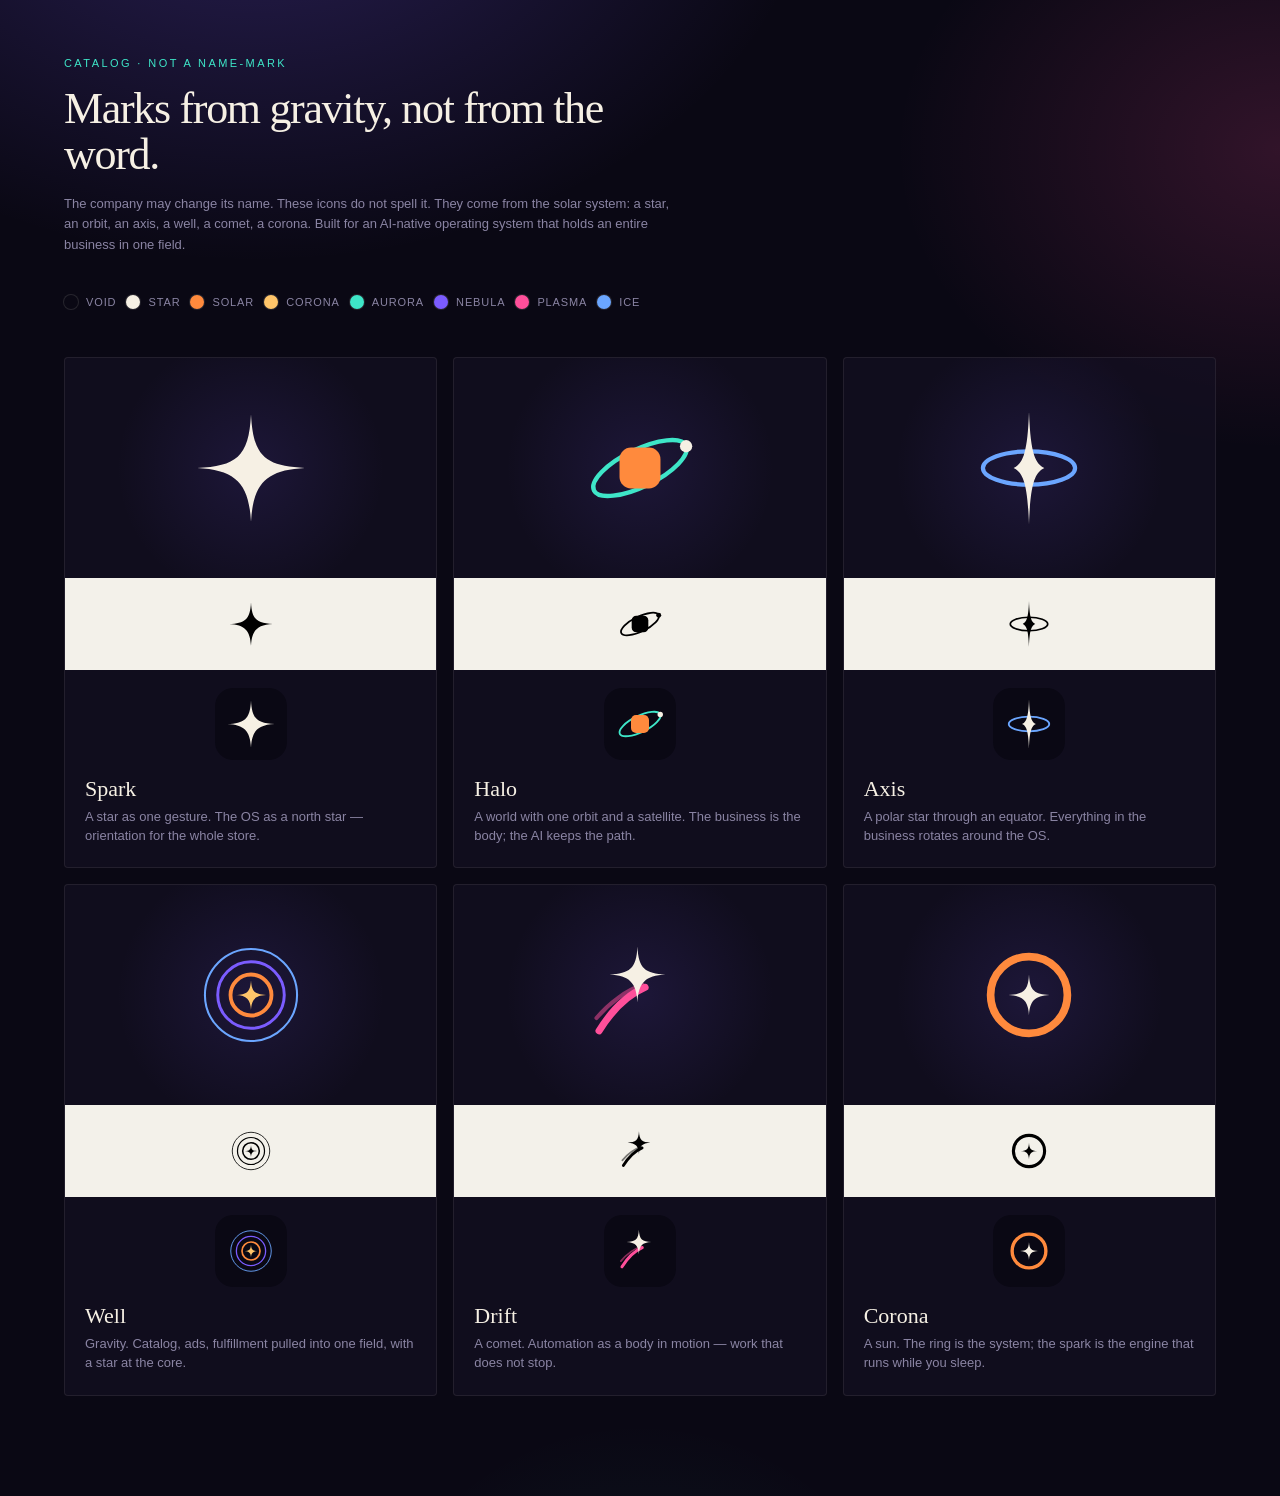
<file: assets/logo/generator/cosmos/index.html>
<!doctype html>
<html lang="en">
  <head>
    <meta charset="utf-8" />
    <meta name="viewport" content="width=device-width, initial-scale=1" />
    <title>Cosmos marks — space identity</title>
    <style>
      :root {
        --void: #0a0814;
        --dusk: #141022;
        --star: #f6f0e4;
        --solar: #ff8a3d;
        --corona: #ffc56a;
        --aurora: #3ee6c8;
        --nebula: #7b5cff;
        --plasma: #ff4f9a;
        --ice: #6ba6ff;
        --mute: #8a84a3;
      }
      * { box-sizing: border-box; }
      body {
        margin: 0;
        background:
          radial-gradient(ellipse 80% 50% at 20% -10%, rgba(123, 92, 255, 0.28), transparent 55%),
          radial-gradient(ellipse 60% 40% at 100% 10%, rgba(255, 79, 154, 0.16), transparent 50%),
          radial-gradient(ellipse 50% 50% at 50% 120%, rgba(62, 230, 200, 0.1), transparent 50%),
          var(--void);
        color: var(--star);
        font-family: Helvetica Neue, Helvetica, Arial, sans-serif;
      }
      main { max-width: 1200px; margin: 0 auto; padding: 56px 24px 100px; }
      header { max-width: 38em; margin-bottom: 40px; }
      .kicker {
        font-size: 11px;
        letter-spacing: 0.22em;
        text-transform: uppercase;
        color: var(--aurora);
        margin: 0 0 14px;
      }
      h1 {
        font-family: Palatino, "Palatino Linotype", Georgia, serif;
        font-weight: 400;
        font-size: 44px;
        letter-spacing: -0.03em;
        line-height: 1.05;
        margin: 0 0 16px;
      }
      .lede { color: var(--mute); line-height: 1.55; margin: 0; }
      .swatches {
        display: flex;
        flex-wrap: wrap;
        gap: 10px;
        margin: 28px 0 48px;
      }
      .swatch {
        display: flex;
        align-items: center;
        gap: 8px;
        font-size: 11px;
        letter-spacing: 0.08em;
        text-transform: uppercase;
        color: var(--mute);
      }
      .chip {
        width: 14px;
        height: 14px;
        border-radius: 99px;
        box-shadow: 0 0 0 1px rgba(246, 240, 228, 0.12);
      }
      .grid {
        display: grid;
        grid-template-columns: repeat(3, minmax(0, 1fr));
        gap: 16px;
      }
      @media (max-width: 900px) { .grid { grid-template-columns: 1fr 1fr; } }
      @media (max-width: 560px) { .grid { grid-template-columns: 1fr; } }
      article {
        background: rgba(20, 16, 34, 0.72);
        border: 1px solid rgba(246, 240, 228, 0.08);
        border-radius: 4px;
        overflow: hidden;
      }
      .void-stage {
        height: 220px;
        display: flex;
        align-items: center;
        justify-content: center;
        background:
          radial-gradient(circle at 50% 50%, rgba(123, 92, 255, 0.12), transparent 62%);
      }
      .void-stage img { width: 128px; height: 128px; }
      .paper {
        background: #f3f1ea;
        height: 92px;
        display: flex;
        align-items: center;
        justify-content: center;
      }
      .paper img { width: 52px; height: 52px; }
      .icon-row {
        display: flex;
        justify-content: center;
        padding: 18px 0 8px;
      }
      .icon-row img { width: 72px; height: 72px; border-radius: 18px; }
      .copy { padding: 8px 20px 22px; }
      h2 {
        font-family: Palatino, Georgia, serif;
        font-size: 22px;
        font-weight: 400;
        margin: 0 0 6px;
      }
      p { margin: 0; color: var(--mute); font-size: 13px; line-height: 1.45; }
    </style>
  </head>
  <body>
    <main>
      <header>
        <p class="kicker">Catalog · not a name-mark</p>
        <h1>Marks from gravity, not from the word.</h1>
        <p class="lede">
          The company may change its name. These icons do not spell it.
          They come from the solar system: a star, an orbit, an axis, a well,
          a comet, a corona. Built for an AI-native operating system that
          holds an entire business in one field.
        </p>
      </header>
      <div class="swatches">
        <div class="swatch"><i class="chip" style="background:#0a0814"></i>Void</div>
        <div class="swatch"><i class="chip" style="background:#f6f0e4"></i>Star</div>
        <div class="swatch"><i class="chip" style="background:#ff8a3d"></i>Solar</div>
        <div class="swatch"><i class="chip" style="background:#ffc56a"></i>Corona</div>
        <div class="swatch"><i class="chip" style="background:#3ee6c8"></i>Aurora</div>
        <div class="swatch"><i class="chip" style="background:#7b5cff"></i>Nebula</div>
        <div class="swatch"><i class="chip" style="background:#ff4f9a"></i>Plasma</div>
        <div class="swatch"><i class="chip" style="background:#6ba6ff"></i>Ice</div>
      </div>
      <div class="grid">
        <article>
          <div class="void-stage"><img src="./01-spark-color.svg" alt="Spark" /></div>
          <div class="paper"><img src="./01-spark.svg" alt="" /></div>
          <div class="icon-row"><img src="./01-spark-icon.svg" alt="" /></div>
          <div class="copy">
            <h2>Spark</h2>
            <p>A star as one gesture. The OS as a north star — orientation for the whole store.</p>
          </div>
        </article>
        <article>
          <div class="void-stage"><img src="./02-halo-color.svg" alt="Halo" /></div>
          <div class="paper"><img src="./02-halo.svg" alt="" /></div>
          <div class="icon-row"><img src="./02-halo-icon.svg" alt="" /></div>
          <div class="copy">
            <h2>Halo</h2>
            <p>A world with one orbit and a satellite. The business is the body; the AI keeps the path.</p>
          </div>
        </article>
        <article>
          <div class="void-stage"><img src="./03-axis-color.svg" alt="Axis" /></div>
          <div class="paper"><img src="./03-axis.svg" alt="" /></div>
          <div class="icon-row"><img src="./03-axis-icon.svg" alt="" /></div>
          <div class="copy">
            <h2>Axis</h2>
            <p>A polar star through an equator. Everything in the business rotates around the OS.</p>
          </div>
        </article>
        <article>
          <div class="void-stage"><img src="./04-well-color.svg" alt="Well" /></div>
          <div class="paper"><img src="./04-well.svg" alt="" /></div>
          <div class="icon-row"><img src="./04-well-icon.svg" alt="" /></div>
          <div class="copy">
            <h2>Well</h2>
            <p>Gravity. Catalog, ads, fulfillment pulled into one field, with a star at the core.</p>
          </div>
        </article>
        <article>
          <div class="void-stage"><img src="./05-drift-color.svg" alt="Drift" /></div>
          <div class="paper"><img src="./05-drift.svg" alt="" /></div>
          <div class="icon-row"><img src="./05-drift-icon.svg" alt="" /></div>
          <div class="copy">
            <h2>Drift</h2>
            <p>A comet. Automation as a body in motion — work that does not stop.</p>
          </div>
        </article>
        <article>
          <div class="void-stage"><img src="./06-corona-color.svg" alt="Corona" /></div>
          <div class="paper"><img src="./06-corona.svg" alt="" /></div>
          <div class="icon-row"><img src="./06-corona-icon.svg" alt="" /></div>
          <div class="copy">
            <h2>Corona</h2>
            <p>A sun. The ring is the system; the spark is the engine that runs while you sleep.</p>
          </div>
        </article>
      </div>
    </main>
  </body>
</html>
</file>
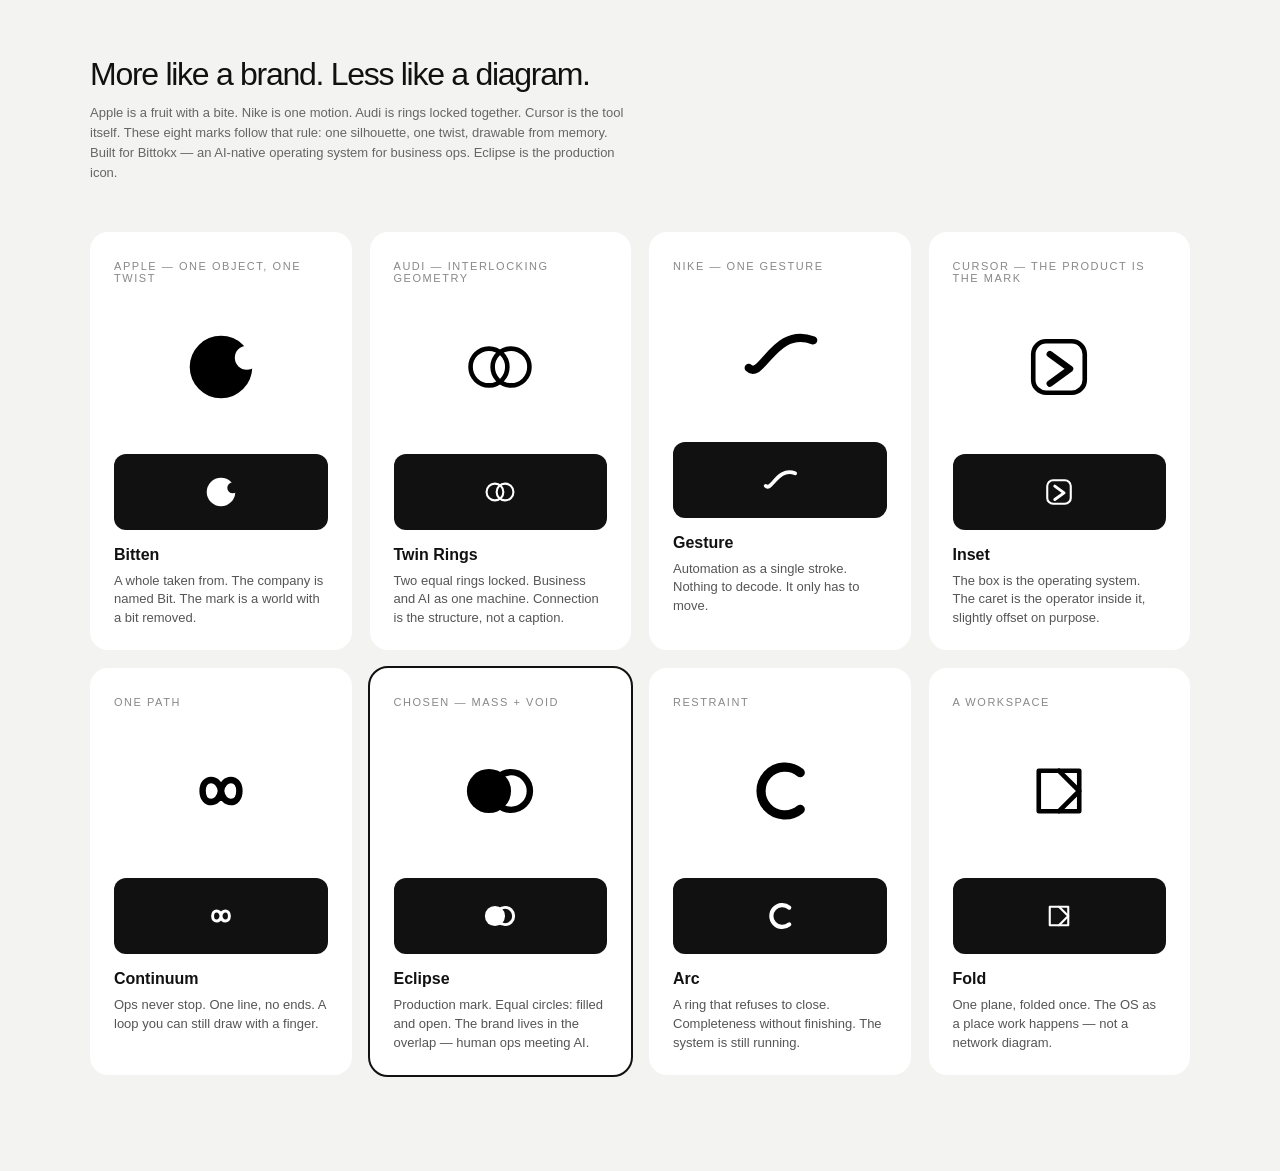
<file: assets/logo/generator/iconic/index.html>
<!doctype html>
<html lang="en">
  <head>
    <meta charset="utf-8" />
    <meta name="viewport" content="width=device-width, initial-scale=1" />
    <title>Bittokx — iconic marks</title>
    <style>
      body { margin: 0; background: #f3f3f1; color: #111; font-family: Helvetica Neue, Helvetica, Arial, sans-serif; }
      main { max-width: 1100px; margin: 0 auto; padding: 56px 24px 96px; }
      h1 { font-weight: 500; font-size: 32px; letter-spacing: -0.04em; margin: 0 0 10px; }
      .lede { color: #666; max-width: 42em; line-height: 1.55; margin: 0 0 48px; }
      .grid { display: grid; grid-template-columns: repeat(auto-fit, minmax(230px, 1fr)); gap: 18px; }
      article { background: #fff; border-radius: 18px; padding: 28px 24px 22px; }
      article.chosen { outline: 2px solid #111; }
      .icon { height: 150px; display: flex; align-items: center; justify-content: center; }
      .icon img { width: 92px; height: 92px; }
      .dark { background: #111; border-radius: 12px; height: 76px; display: flex; align-items: center; justify-content: center; margin: 12px 0 16px; }
      .dark img { width: 42px; height: 42px; filter: invert(1); }
      .method { font-size: 11px; letter-spacing: 0.14em; text-transform: uppercase; color: #888; margin-bottom: 8px; }
      h2 { font-size: 16px; margin: 0 0 8px; font-weight: 600; }
      p { font-size: 13px; color: #555; line-height: 1.45; margin: 0; }
    </style>
  </head>
  <body>
    <main>
      <h1>More like a brand. Less like a diagram.</h1>
      <p class="lede">
        Apple is a fruit with a bite. Nike is one motion. Audi is rings locked together.
        Cursor is the tool itself. These eight marks follow that rule: one silhouette,
        one twist, drawable from memory. Built for Bittokx — an AI-native operating system
        for business ops. Eclipse is the production icon.
      </p>
      <div class="grid">
        <article>
          <div class="method">Apple — one object, one twist</div>
          <div class="icon"><img src="./01-bitten.svg" alt="" /></div>
          <div class="dark"><img src="./01-bitten.svg" alt="" /></div>
          <h2>Bitten</h2>
          <p>A whole taken from. The company is named Bit. The mark is a world with a bit removed.</p>
        </article>
        <article>
          <div class="method">Audi — interlocking geometry</div>
          <div class="icon"><img src="./02-twin-rings.svg" alt="" /></div>
          <div class="dark"><img src="./02-twin-rings.svg" alt="" /></div>
          <h2>Twin Rings</h2>
          <p>Two equal rings locked. Business and AI as one machine. Connection is the structure, not a caption.</p>
        </article>
        <article>
          <div class="method">Nike — one gesture</div>
          <div class="icon"><img src="./03-gesture.svg" alt="" /></div>
          <div class="dark"><img src="./03-gesture.svg" alt="" /></div>
          <h2>Gesture</h2>
          <p>Automation as a single stroke. Nothing to decode. It only has to move.</p>
        </article>
        <article>
          <div class="method">Cursor — the product is the mark</div>
          <div class="icon"><img src="./04-inset.svg" alt="" /></div>
          <div class="dark"><img src="./04-inset.svg" alt="" /></div>
          <h2>Inset</h2>
          <p>The box is the operating system. The caret is the operator inside it, slightly offset on purpose.</p>
        </article>
        <article>
          <div class="method">One path</div>
          <div class="icon"><img src="./05-continuum.svg" alt="" /></div>
          <div class="dark"><img src="./05-continuum.svg" alt="" /></div>
          <h2>Continuum</h2>
          <p>Ops never stop. One line, no ends. A loop you can still draw with a finger.</p>
        </article>
        <article class="chosen">
          <div class="method">Chosen — mass + void</div>
          <div class="icon"><img src="./06-eclipse.svg" alt="" /></div>
          <div class="dark"><img src="./06-eclipse.svg" alt="" /></div>
          <h2>Eclipse</h2>
          <p>Production mark. Equal circles: filled and open. The brand lives in the overlap — human ops meeting AI.</p>
        </article>
        <article>
          <div class="method">Restraint</div>
          <div class="icon"><img src="./07-arc.svg" alt="" /></div>
          <div class="dark"><img src="./07-arc.svg" alt="" /></div>
          <h2>Arc</h2>
          <p>A ring that refuses to close. Completeness without finishing. The system is still running.</p>
        </article>
        <article>
          <div class="method">A workspace</div>
          <div class="icon"><img src="./08-fold.svg" alt="" /></div>
          <div class="dark"><img src="./08-fold.svg" alt="" /></div>
          <h2>Fold</h2>
          <p>One plane, folded once. The OS as a place work happens — not a network diagram.</p>
        </article>
      </div>
    </main>
  </body>
</html>
</file>
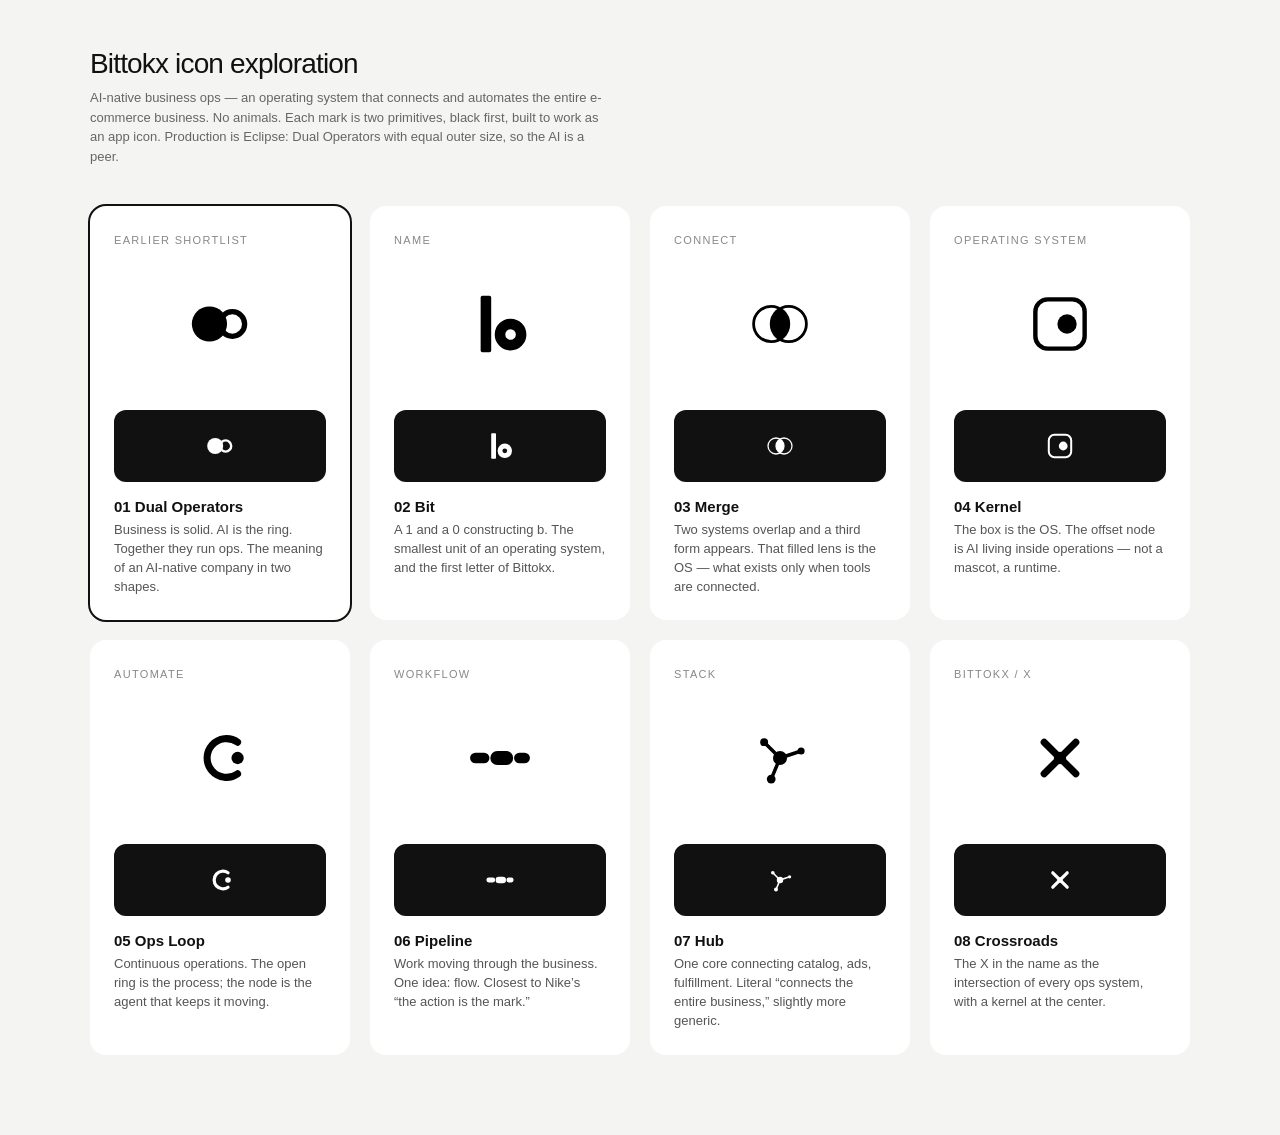
<file: assets/logo/generator/ops-icons/index.html>
<!doctype html>
<html lang="en">
  <head>
    <meta charset="utf-8" />
    <meta name="viewport" content="width=device-width, initial-scale=1" />
    <title>Bittokx — ops icon exploration</title>
    <style>
      body {
        margin: 0;
        background: #f4f4f2;
        color: #111;
        font-family: Inter, Helvetica, Arial, sans-serif;
      }
      main { max-width: 1100px; margin: 0 auto; padding: 48px 24px 80px; }
      h1 { font-weight: 500; font-size: 28px; letter-spacing: -0.03em; margin: 0 0 8px; }
      .lede { color: #666; max-width: 40em; line-height: 1.5; margin: 0 0 40px; }
      .grid { display: grid; grid-template-columns: repeat(auto-fit, minmax(220px, 1fr)); gap: 20px; }
      article {
        background: #fff;
        border-radius: 16px;
        padding: 28px 24px 24px;
      }
      article.rec { outline: 2px solid #111; }
      .icon {
        height: 140px;
        display: flex;
        align-items: center;
        justify-content: center;
        margin-bottom: 16px;
      }
      .icon img { width: 88px; height: 88px; }
      .dark {
        background: #111;
        border-radius: 12px;
        height: 72px;
        display: flex;
        align-items: center;
        justify-content: center;
        margin: 14px 0 16px;
      }
      .dark img { width: 40px; height: 40px; filter: invert(1); }
      h2 { font-size: 15px; margin: 0 0 6px; }
      p { font-size: 13px; color: #555; line-height: 1.45; margin: 0; }
      .tag { font-size: 11px; letter-spacing: 0.12em; text-transform: uppercase; color: #888; margin-bottom: 8px; }
    </style>
  </head>
  <body>
    <main>
      <h1>Bittokx icon exploration</h1>
      <p class="lede">
        AI-native business ops — an operating system that connects and automates the entire e-commerce business.
        No animals. Each mark is two primitives, black first, built to work as an app icon.
        Production is Eclipse: Dual Operators with equal outer size, so the AI is a peer.
      </p>
      <div class="grid">
        <article class="rec">
          <div class="tag">Earlier shortlist</div>
          <div class="icon"><img src="./01-dual-operators.svg" alt="" /></div>
          <div class="dark"><img src="./01-dual-operators.svg" alt="" /></div>
          <h2>01 Dual Operators</h2>
          <p>Business is solid. AI is the ring. Together they run ops. The meaning of an AI-native company in two shapes.</p>
        </article>
        <article>
          <div class="tag">Name</div>
          <div class="icon"><img src="./02-bit.svg" alt="" /></div>
          <div class="dark"><img src="./02-bit.svg" alt="" /></div>
          <h2>02 Bit</h2>
          <p>A 1 and a 0 constructing b. The smallest unit of an operating system, and the first letter of Bittokx.</p>
        </article>
        <article>
          <div class="tag">Connect</div>
          <div class="icon"><img src="./03-merge.svg" alt="" /></div>
          <div class="dark"><img src="./03-merge.svg" alt="" /></div>
          <h2>03 Merge</h2>
          <p>Two systems overlap and a third form appears. That filled lens is the OS — what exists only when tools are connected.</p>
        </article>
        <article>
          <div class="tag">Operating system</div>
          <div class="icon"><img src="./04-kernel.svg" alt="" /></div>
          <div class="dark"><img src="./04-kernel.svg" alt="" /></div>
          <h2>04 Kernel</h2>
          <p>The box is the OS. The offset node is AI living inside operations — not a mascot, a runtime.</p>
        </article>
        <article>
          <div class="tag">Automate</div>
          <div class="icon"><img src="./05-ops-loop.svg" alt="" /></div>
          <div class="dark"><img src="./05-ops-loop.svg" alt="" /></div>
          <h2>05 Ops Loop</h2>
          <p>Continuous operations. The open ring is the process; the node is the agent that keeps it moving.</p>
        </article>
        <article>
          <div class="tag">Workflow</div>
          <div class="icon"><img src="./06-pipeline.svg" alt="" /></div>
          <div class="dark"><img src="./06-pipeline.svg" alt="" /></div>
          <h2>06 Pipeline</h2>
          <p>Work moving through the business. One idea: flow. Closest to Nike’s “the action is the mark.”</p>
        </article>
        <article>
          <div class="tag">Stack</div>
          <div class="icon"><img src="./07-hub.svg" alt="" /></div>
          <div class="dark"><img src="./07-hub.svg" alt="" /></div>
          <h2>07 Hub</h2>
          <p>One core connecting catalog, ads, fulfillment. Literal “connects the entire business,” slightly more generic.</p>
        </article>
        <article>
          <div class="tag">Bittokx / X</div>
          <div class="icon"><img src="./08-crossroads.svg" alt="" /></div>
          <div class="dark"><img src="./08-crossroads.svg" alt="" /></div>
          <h2>08 Crossroads</h2>
          <p>The X in the name as the intersection of every ops system, with a kernel at the center.</p>
        </article>
      </div>
    </main>
  </body>
</html>
</file>
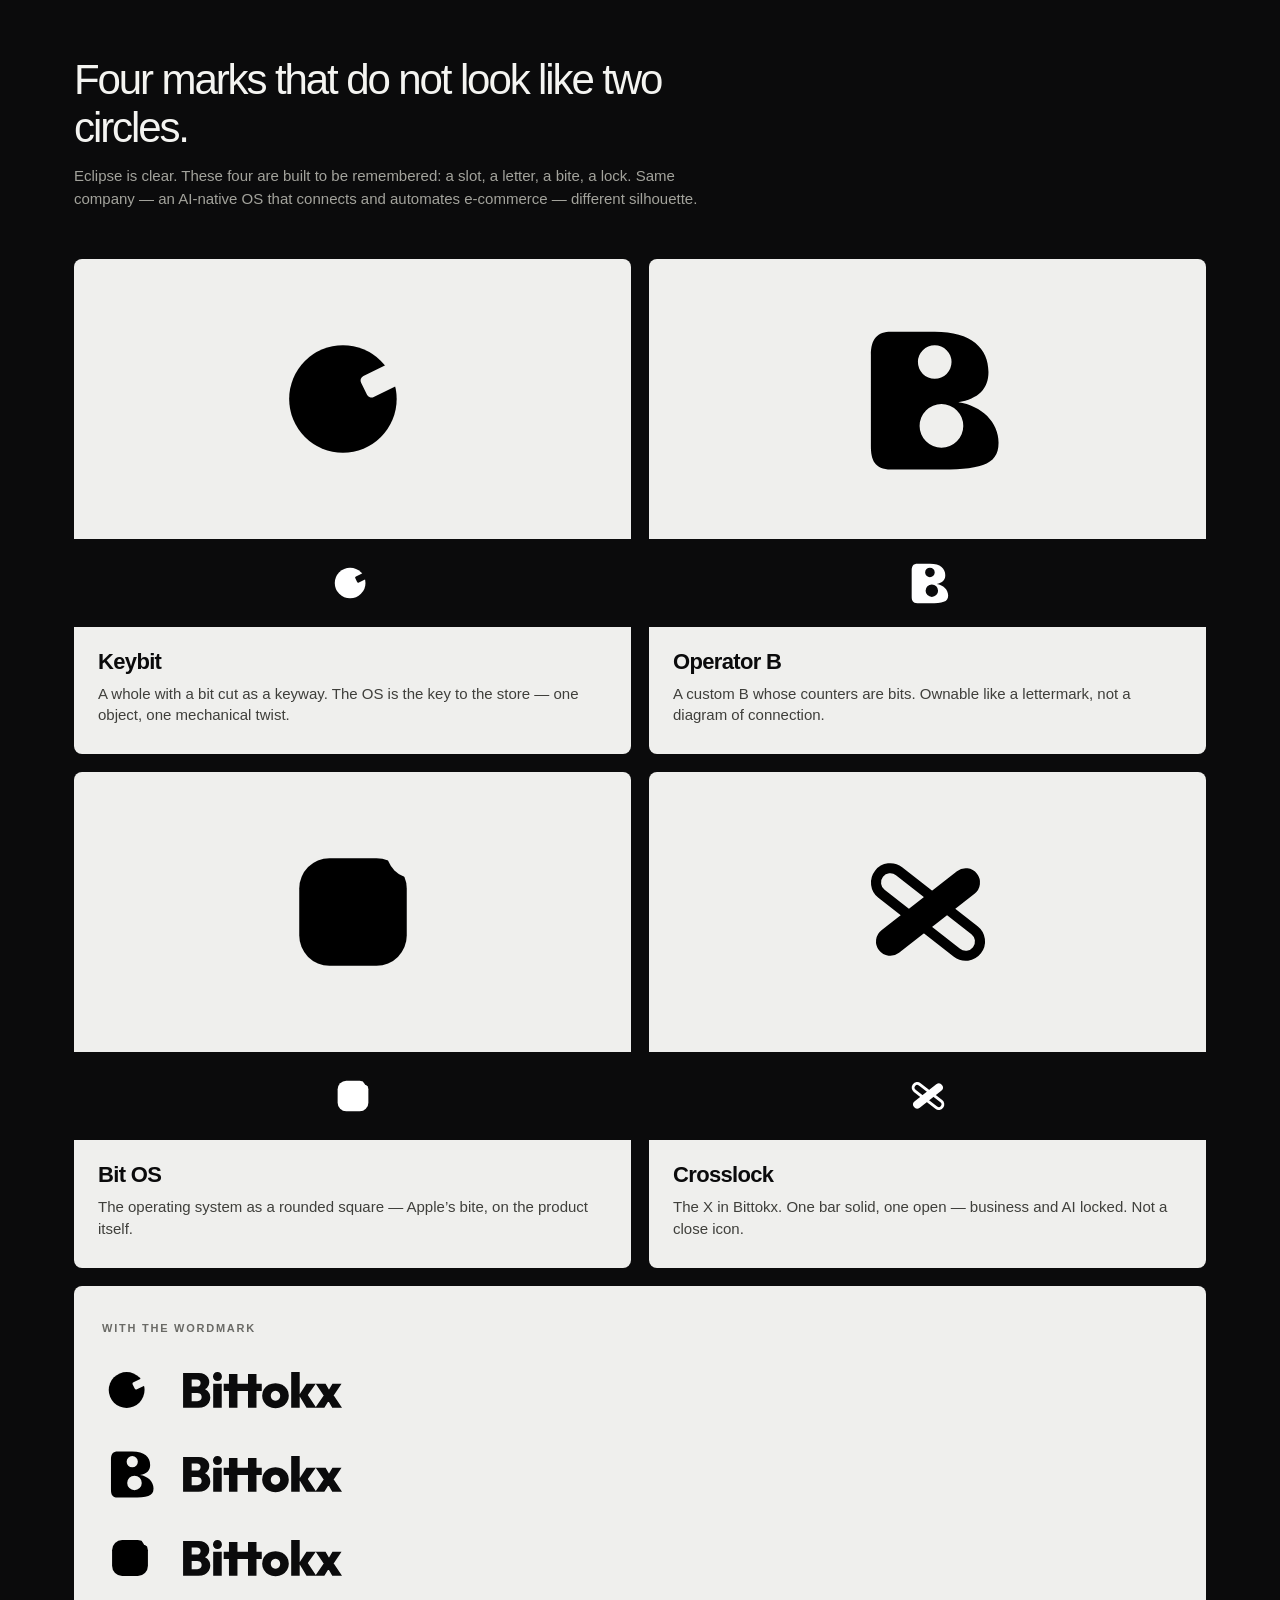
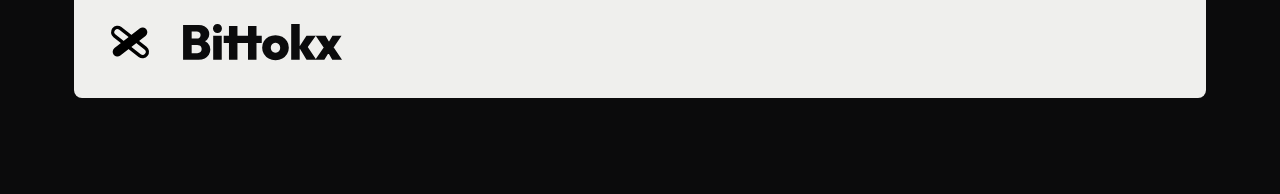
<file: assets/logo/generator/unique/index.html>
<!doctype html>
<html lang="en">
  <head>
    <meta charset="utf-8" />
    <meta name="viewport" content="width=device-width, initial-scale=1" />
    <title>Bittokx — four unique marks</title>
    <style>
      :root {
        --ink: #0b0b0c;
        --paper: #efefed;
        --mute: #6a6a66;
      }
      * { box-sizing: border-box; }
      body {
        margin: 0;
        background: var(--ink);
        color: #f4f4f1;
        font-family: "Helvetica Neue", Helvetica, Arial, sans-serif;
      }
      main { max-width: 1180px; margin: 0 auto; padding: 56px 24px 96px; }
      header { max-width: 40em; margin-bottom: 48px; }
      h1 {
        font-size: 42px;
        font-weight: 500;
        letter-spacing: -0.05em;
        margin: 0 0 12px;
      }
      .lede { color: #a3a39c; line-height: 1.55; margin: 0; }
      .grid {
        display: grid;
        grid-template-columns: repeat(2, minmax(0, 1fr));
        gap: 18px;
      }
      @media (max-width: 800px) { .grid { grid-template-columns: 1fr; } }
      article {
        background: var(--paper);
        color: var(--ink);
        border-radius: 8px;
        overflow: hidden;
      }
      .stage {
        height: 280px;
        display: flex;
        align-items: center;
        justify-content: center;
      }
      .stage img { width: 168px; height: 168px; }
      .reverse {
        background: var(--ink);
        height: 88px;
        display: flex;
        align-items: center;
        justify-content: center;
      }
      .reverse img { width: 48px; height: 48px; filter: invert(1); }
      .copy { padding: 22px 24px 28px; }
      h2 { font-size: 22px; letter-spacing: -0.03em; margin: 0 0 8px; }
      p { margin: 0; color: #3f3f3b; line-height: 1.45; font-size: 15px; }
      .lockups {
        margin-top: 18px;
        background: var(--paper);
        color: var(--ink);
        border-radius: 8px;
        padding: 36px 28px 28px;
      }
      .lockups h3 {
        margin: 0 0 28px;
        font-size: 11px;
        letter-spacing: 0.16em;
        text-transform: uppercase;
        color: var(--mute);
        font-weight: 600;
      }
      .lock-row {
        display: grid;
        gap: 28px;
      }
      .lock {
        display: flex;
        align-items: center;
        gap: 22px;
      }
      .lock img { width: 56px; height: 56px; flex: none; }
      .lock svg { height: 36px; width: auto; overflow: visible; }
    </style>
  </head>
  <body>
    <main>
      <header>
        <h1>Four marks that do not look like two circles.</h1>
        <p class="lede">
          Eclipse is clear. These four are built to be remembered: a slot, a letter,
          a bite, a lock. Same company — an AI-native OS that connects and automates
          e-commerce — different silhouette.
        </p>
      </header>
      <div class="grid">
        <article>
          <div class="stage"><img src="./01-keybit.svg" alt="Keybit" /></div>
          <div class="reverse"><img src="./01-keybit.svg" alt="" /></div>
          <div class="copy">
            <h2>Keybit</h2>
            <p>A whole with a bit cut as a keyway. The OS is the key to the store — one object, one mechanical twist.</p>
          </div>
        </article>
        <article>
          <div class="stage"><img src="./02-operator-b.svg" alt="Operator B" /></div>
          <div class="reverse"><img src="./02-operator-b.svg" alt="" /></div>
          <div class="copy">
            <h2>Operator B</h2>
            <p>A custom B whose counters are bits. Ownable like a lettermark, not a diagram of connection.</p>
          </div>
        </article>
        <article>
          <div class="stage"><img src="./03-bit-os.svg" alt="Bit OS" /></div>
          <div class="reverse"><img src="./03-bit-os.svg" alt="" /></div>
          <div class="copy">
            <h2>Bit OS</h2>
            <p>The operating system as a rounded square — Apple’s bite, on the product itself.</p>
          </div>
        </article>
        <article>
          <div class="stage"><img src="./04-crosslock.svg" alt="Crosslock" /></div>
          <div class="reverse"><img src="./04-crosslock.svg" alt="" /></div>
          <div class="copy">
            <h2>Crosslock</h2>
            <p>The X in Bittokx. One bar solid, one open — business and AI locked. Not a close icon.</p>
          </div>
        </article>
      </div>
      <section class="lockups">
        <h3>With the wordmark</h3>
        <div class="lock-row">
          <div class="lock">
            <img src="./01-keybit.svg" alt="" />
            <svg viewBox="0 0 531 118" aria-hidden="true"><path fill="#0b0b0c" transform="translate(0 117)" d="M60.48 0L32.80 0L32.80-21.28L56.48-21.28Q63.20-21.28 67.12-25.04Q71.04-28.80 71.04-34.88Q71.04-38.88 69.28-42Q67.52-45.12 64.24-46.80Q60.96-48.48 56.48-48.48L32.80-48.48L32.80-69.12L54.72-69.12Q60.32-69.12 63.92-71.92Q67.52-74.72 67.52-80.64Q67.52-86.56 63.92-89.36Q60.32-92.16 54.72-92.16L32.80-92.16L32.80-113.44L61.60-113.44Q72.16-113.44 79.92-109.44Q87.68-105.44 91.84-98.72Q96-92 96-83.52Q96-72.16 88.24-64.72Q80.48-57.28 65.76-55.52L65.76-65.12Q82.08-63.20 90.72-54.64Q99.36-46.08 99.36-33.12Q99.36-23.52 94.56-16.08Q89.76-8.64 81.04-4.32Q72.32 0 60.48 0M38.24 0L10.08 0L10.08-113.44L38.24-113.44L38.24 0M136.80 0L108.80 0L108.80-78.24L136.80-78.24L136.80 0M122.72-87.36Q116.48-87.36 112.32-91.60Q108.16-95.84 108.16-102.24Q108.16-108.48 112.32-112.80Q116.48-117.12 122.72-117.12Q129.28-117.12 133.36-112.80Q137.44-108.48 137.44-102.24Q137.44-95.84 133.36-91.60Q129.28-87.36 122.72-87.36M188.32 0L160.48 0L160.48-110.56L188.32-110.56L188.32 0M205.60-55.04L143.20-55.04L143.20-78.24L205.60-78.24L205.60-55.04M250.72 0L222.88 0L222.88-110.56L250.72-110.56L250.72 0M268-55.04L205.60-55.04L205.60-78.24L268-78.24L268-55.04M313.12 1.76Q300.48 1.76 290.64-3.60Q280.80-8.96 275.04-18.32Q269.28-27.68 269.28-39.36Q269.28-51.04 274.96-60.24Q280.64-69.44 290.56-74.80Q300.48-80.16 312.96-80.16Q325.44-80.16 335.28-74.80Q345.12-69.44 350.88-60.24Q356.64-51.04 356.64-39.36Q356.64-27.68 350.96-18.32Q345.28-8.96 335.44-3.60Q325.60 1.76 313.12 1.76M312.96-23.04Q317.60-23.04 321.04-25.04Q324.48-27.04 326.40-30.72Q328.32-34.40 328.32-39.20Q328.32-44 326.32-47.60Q324.32-51.20 320.96-53.20Q317.60-55.20 312.96-55.20Q308.48-55.20 304.96-53.12Q301.44-51.04 299.52-47.44Q297.60-43.84 297.60-39.04Q297.60-34.40 299.52-30.72Q301.44-27.04 304.96-25.04Q308.48-23.04 312.96-23.04M446.72 0L414.72 0L390.08-40.96L414.56-78.24L445.12-78.24L414.72-36.16L415.52-46.40L446.72 0M392.32 0L364.48 0L364.48-116.64L392.32-116.64L392.32 0M531.04 0L499.04 0L482.24-28.96L475.84-32.80L444.96-78.24L477.12-78.24L493.60-50.08L499.68-46.56L531.04 0M473.12 0L443.36 0L475.52-46.24L491.36-29.12L473.12 0M529.44-78.24L498.72-32.80L482.88-49.92L499.68-78.24"/></svg>
          </div>
          <div class="lock">
            <img src="./02-operator-b.svg" alt="" />
            <svg viewBox="0 0 531 118" aria-hidden="true"><path fill="#0b0b0c" transform="translate(0 117)" d="M60.48 0L32.80 0L32.80-21.28L56.48-21.28Q63.20-21.28 67.12-25.04Q71.04-28.80 71.04-34.88Q71.04-38.88 69.28-42Q67.52-45.12 64.24-46.80Q60.96-48.48 56.48-48.48L32.80-48.48L32.80-69.12L54.72-69.12Q60.32-69.12 63.92-71.92Q67.52-74.72 67.52-80.64Q67.52-86.56 63.92-89.36Q60.32-92.16 54.72-92.16L32.80-92.16L32.80-113.44L61.60-113.44Q72.16-113.44 79.92-109.44Q87.68-105.44 91.84-98.72Q96-92 96-83.52Q96-72.16 88.24-64.72Q80.48-57.28 65.76-55.52L65.76-65.12Q82.08-63.20 90.72-54.64Q99.36-46.08 99.36-33.12Q99.36-23.52 94.56-16.08Q89.76-8.64 81.04-4.32Q72.32 0 60.48 0M38.24 0L10.08 0L10.08-113.44L38.24-113.44L38.24 0M136.80 0L108.80 0L108.80-78.24L136.80-78.24L136.80 0M122.72-87.36Q116.48-87.36 112.32-91.60Q108.16-95.84 108.16-102.24Q108.16-108.48 112.32-112.80Q116.48-117.12 122.72-117.12Q129.28-117.12 133.36-112.80Q137.44-108.48 137.44-102.24Q137.44-95.84 133.36-91.60Q129.28-87.36 122.72-87.36M188.32 0L160.48 0L160.48-110.56L188.32-110.56L188.32 0M205.60-55.04L143.20-55.04L143.20-78.24L205.60-78.24L205.60-55.04M250.72 0L222.88 0L222.88-110.56L250.72-110.56L250.72 0M268-55.04L205.60-55.04L205.60-78.24L268-78.24L268-55.04M313.12 1.76Q300.48 1.76 290.64-3.60Q280.80-8.96 275.04-18.32Q269.28-27.68 269.28-39.36Q269.28-51.04 274.96-60.24Q280.64-69.44 290.56-74.80Q300.48-80.16 312.96-80.16Q325.44-80.16 335.28-74.80Q345.12-69.44 350.88-60.24Q356.64-51.04 356.64-39.36Q356.64-27.68 350.96-18.32Q345.28-8.96 335.44-3.60Q325.60 1.76 313.12 1.76M312.96-23.04Q317.60-23.04 321.04-25.04Q324.48-27.04 326.40-30.72Q328.32-34.40 328.32-39.20Q328.32-44 326.32-47.60Q324.32-51.20 320.96-53.20Q317.60-55.20 312.96-55.20Q308.48-55.20 304.96-53.12Q301.44-51.04 299.52-47.44Q297.60-43.84 297.60-39.04Q297.60-34.40 299.52-30.72Q301.44-27.04 304.96-25.04Q308.48-23.04 312.96-23.04M446.72 0L414.72 0L390.08-40.96L414.56-78.24L445.12-78.24L414.72-36.16L415.52-46.40L446.72 0M392.32 0L364.48 0L364.48-116.64L392.32-116.64L392.32 0M531.04 0L499.04 0L482.24-28.96L475.84-32.80L444.96-78.24L477.12-78.24L493.60-50.08L499.68-46.56L531.04 0M473.12 0L443.36 0L475.52-46.24L491.36-29.12L473.12 0M529.44-78.24L498.72-32.80L482.88-49.92L499.68-78.24"/></svg>
          </div>
          <div class="lock">
            <img src="./03-bit-os.svg" alt="" />
            <svg viewBox="0 0 531 118" aria-hidden="true"><path fill="#0b0b0c" transform="translate(0 117)" d="M60.48 0L32.80 0L32.80-21.28L56.48-21.28Q63.20-21.28 67.12-25.04Q71.04-28.80 71.04-34.88Q71.04-38.88 69.28-42Q67.52-45.12 64.24-46.80Q60.96-48.48 56.48-48.48L32.80-48.48L32.80-69.12L54.72-69.12Q60.32-69.12 63.92-71.92Q67.52-74.72 67.52-80.64Q67.52-86.56 63.92-89.36Q60.32-92.16 54.72-92.16L32.80-92.16L32.80-113.44L61.60-113.44Q72.16-113.44 79.92-109.44Q87.68-105.44 91.84-98.72Q96-92 96-83.52Q96-72.16 88.24-64.72Q80.48-57.28 65.76-55.52L65.76-65.12Q82.08-63.20 90.72-54.64Q99.36-46.08 99.36-33.12Q99.36-23.52 94.56-16.08Q89.76-8.64 81.04-4.32Q72.32 0 60.48 0M38.24 0L10.08 0L10.08-113.44L38.24-113.44L38.24 0M136.80 0L108.80 0L108.80-78.24L136.80-78.24L136.80 0M122.72-87.36Q116.48-87.36 112.32-91.60Q108.16-95.84 108.16-102.24Q108.16-108.48 112.32-112.80Q116.48-117.12 122.72-117.12Q129.28-117.12 133.36-112.80Q137.44-108.48 137.44-102.24Q137.44-95.84 133.36-91.60Q129.28-87.36 122.72-87.36M188.32 0L160.48 0L160.48-110.56L188.32-110.56L188.32 0M205.60-55.04L143.20-55.04L143.20-78.24L205.60-78.24L205.60-55.04M250.72 0L222.88 0L222.88-110.56L250.72-110.56L250.72 0M268-55.04L205.60-55.04L205.60-78.24L268-78.24L268-55.04M313.12 1.76Q300.48 1.76 290.64-3.60Q280.80-8.96 275.04-18.32Q269.28-27.68 269.28-39.36Q269.28-51.04 274.96-60.24Q280.64-69.44 290.56-74.80Q300.48-80.16 312.96-80.16Q325.44-80.16 335.28-74.80Q345.12-69.44 350.88-60.24Q356.64-51.04 356.64-39.36Q356.64-27.68 350.96-18.32Q345.28-8.96 335.44-3.60Q325.60 1.76 313.12 1.76M312.96-23.04Q317.60-23.04 321.04-25.04Q324.48-27.04 326.40-30.72Q328.32-34.40 328.32-39.20Q328.32-44 326.32-47.60Q324.32-51.20 320.96-53.20Q317.60-55.20 312.96-55.20Q308.48-55.20 304.96-53.12Q301.44-51.04 299.52-47.44Q297.60-43.84 297.60-39.04Q297.60-34.40 299.52-30.72Q301.44-27.04 304.96-25.04Q308.48-23.04 312.96-23.04M446.72 0L414.72 0L390.08-40.96L414.56-78.24L445.12-78.24L414.72-36.16L415.52-46.40L446.72 0M392.32 0L364.48 0L364.48-116.64L392.32-116.64L392.32 0M531.04 0L499.04 0L482.24-28.96L475.84-32.80L444.96-78.24L477.12-78.24L493.60-50.08L499.68-46.56L531.04 0M473.12 0L443.36 0L475.52-46.24L491.36-29.12L473.12 0M529.44-78.24L498.72-32.80L482.88-49.92L499.68-78.24"/></svg>
          </div>
          <div class="lock">
            <img src="./04-crosslock.svg" alt="" />
            <svg viewBox="0 0 531 118" aria-hidden="true"><path fill="#0b0b0c" transform="translate(0 117)" d="M60.48 0L32.80 0L32.80-21.28L56.48-21.28Q63.20-21.28 67.12-25.04Q71.04-28.80 71.04-34.88Q71.04-38.88 69.28-42Q67.52-45.12 64.24-46.80Q60.96-48.48 56.48-48.48L32.80-48.48L32.80-69.12L54.72-69.12Q60.32-69.12 63.92-71.92Q67.52-74.72 67.52-80.64Q67.52-86.56 63.92-89.36Q60.32-92.16 54.72-92.16L32.80-92.16L32.80-113.44L61.60-113.44Q72.16-113.44 79.92-109.44Q87.68-105.44 91.84-98.72Q96-92 96-83.52Q96-72.16 88.24-64.72Q80.48-57.28 65.76-55.52L65.76-65.12Q82.08-63.20 90.72-54.64Q99.36-46.08 99.36-33.12Q99.36-23.52 94.56-16.08Q89.76-8.64 81.04-4.32Q72.32 0 60.48 0M38.24 0L10.08 0L10.08-113.44L38.24-113.44L38.24 0M136.80 0L108.80 0L108.80-78.24L136.80-78.24L136.80 0M122.72-87.36Q116.48-87.36 112.32-91.60Q108.16-95.84 108.16-102.24Q108.16-108.48 112.32-112.80Q116.48-117.12 122.72-117.12Q129.28-117.12 133.36-112.80Q137.44-108.48 137.44-102.24Q137.44-95.84 133.36-91.60Q129.28-87.36 122.72-87.36M188.32 0L160.48 0L160.48-110.56L188.32-110.56L188.32 0M205.60-55.04L143.20-55.04L143.20-78.24L205.60-78.24L205.60-55.04M250.72 0L222.88 0L222.88-110.56L250.72-110.56L250.72 0M268-55.04L205.60-55.04L205.60-78.24L268-78.24L268-55.04M313.12 1.76Q300.48 1.76 290.64-3.60Q280.80-8.96 275.04-18.32Q269.28-27.68 269.28-39.36Q269.28-51.04 274.96-60.24Q280.64-69.44 290.56-74.80Q300.48-80.16 312.96-80.16Q325.44-80.16 335.28-74.80Q345.12-69.44 350.88-60.24Q356.64-51.04 356.64-39.36Q356.64-27.68 350.96-18.32Q345.28-8.96 335.44-3.60Q325.60 1.76 313.12 1.76M312.96-23.04Q317.60-23.04 321.04-25.04Q324.48-27.04 326.40-30.72Q328.32-34.40 328.32-39.20Q328.32-44 326.32-47.60Q324.32-51.20 320.96-53.20Q317.60-55.20 312.96-55.20Q308.48-55.20 304.96-53.12Q301.44-51.04 299.52-47.44Q297.60-43.84 297.60-39.04Q297.60-34.40 299.52-30.72Q301.44-27.04 304.96-25.04Q308.48-23.04 312.96-23.04M446.72 0L414.72 0L390.08-40.96L414.56-78.24L445.12-78.24L414.72-36.16L415.52-46.40L446.72 0M392.32 0L364.48 0L364.48-116.64L392.32-116.64L392.32 0M531.04 0L499.04 0L482.24-28.96L475.84-32.80L444.96-78.24L477.12-78.24L493.60-50.08L499.68-46.56L531.04 0M473.12 0L443.36 0L475.52-46.24L491.36-29.12L473.12 0M529.44-78.24L498.72-32.80L482.88-49.92L499.68-78.24"/></svg>
          </div>
        </div>
      </section>
    </main>
  </body>
</html>
</file>
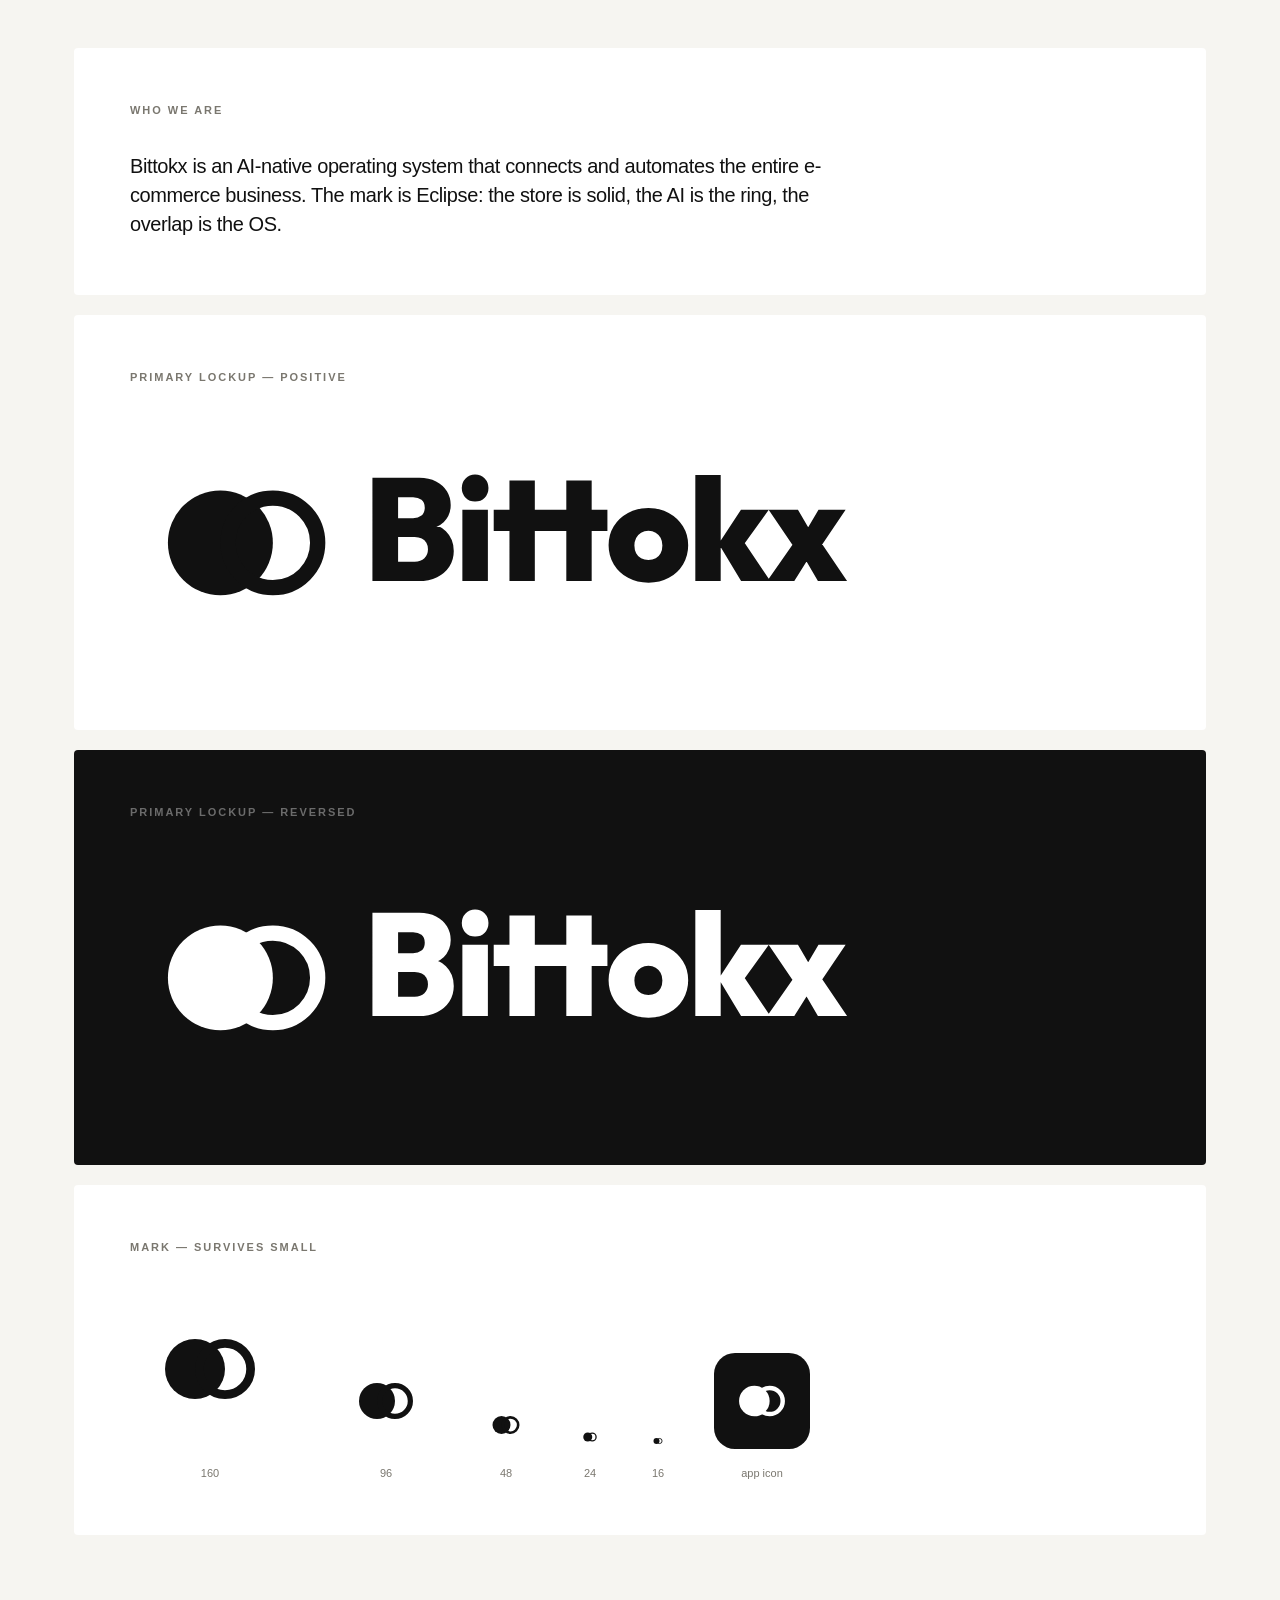
<file: assets/logo/preview.html>
<!doctype html>
<html lang="en">
  <head>
    <meta charset="utf-8" />
    <meta name="viewport" content="width=device-width, initial-scale=1" />
    <title>Bittokx — Eclipse</title>
    <style>
      :root {
        --ink: #111111;
        --paper: #f6f5f1;
        --mute: #7a776f;
      }
      * { box-sizing: border-box; }
      body {
        margin: 0;
        min-height: 100vh;
        background: var(--paper);
        color: var(--ink);
        font-family: "Helvetica Neue", Helvetica, Arial, sans-serif;
      }
      main {
        display: grid;
        gap: 20px;
        margin: 0 auto;
        max-width: 1180px;
        padding: 48px 24px 80px;
      }
      section {
        background: #fff;
        border-radius: 4px;
        padding: 56px;
      }
      section.dark { background: var(--ink); }
      .caption {
        color: var(--mute);
        font-size: 11px;
        font-weight: 600;
        letter-spacing: 0.18em;
        margin: 0 0 36px;
        text-transform: uppercase;
      }
      .dark .caption { color: #6b6b6b; }
      .lockup img {
        display: block;
        height: auto;
        width: min(100%, 820px);
      }
      .row {
        align-items: flex-end;
        display: flex;
        flex-wrap: wrap;
        gap: 48px;
      }
      .cell { text-align: center; }
      .cell span {
        color: var(--mute);
        display: block;
        font-size: 11px;
        margin-top: 14px;
      }
      .story {
        font-size: 20px;
        font-weight: 500;
        letter-spacing: -0.02em;
        line-height: 1.45;
        margin: 0;
        max-width: 36em;
      }
    </style>
  </head>
  <body>
    <main>
      <section>
        <p class="caption">Who we are</p>
        <p class="story">Bittokx is an AI-native operating system that connects and automates the entire e-commerce business. The mark is Eclipse: the store is solid, the AI is the ring, the overlap is the OS.</p>
      </section>
      <section class="lockup">
        <p class="caption">Primary lockup — positive</p>
        <img src="./bittokx-logo.svg" alt="Bittokx logo on white" />
      </section>
      <section class="lockup dark">
        <p class="caption">Primary lockup — reversed</p>
        <img src="./bittokx-logo-white.svg" alt="Bittokx logo on black" />
      </section>
      <section>
        <p class="caption">Mark — survives small</p>
        <div class="row">
          <div class="cell"><img src="./bittokx-mark.svg" width="160" height="160" alt="" /><span>160</span></div>
          <div class="cell"><img src="./bittokx-mark.svg" width="96" height="96" alt="" /><span>96</span></div>
          <div class="cell"><img src="./bittokx-mark.svg" width="48" height="48" alt="" /><span>48</span></div>
          <div class="cell"><img src="./bittokx-mark.svg" width="24" height="24" alt="" /><span>24</span></div>
          <div class="cell"><img src="./bittokx-mark.svg" width="16" height="16" alt="" /><span>16</span></div>
          <div class="cell"><img src="./bittokx-app-icon.svg" width="96" height="96" alt="" /><span>app icon</span></div>
        </div>
      </section>
    </main>
  </body>
</html>
</file>
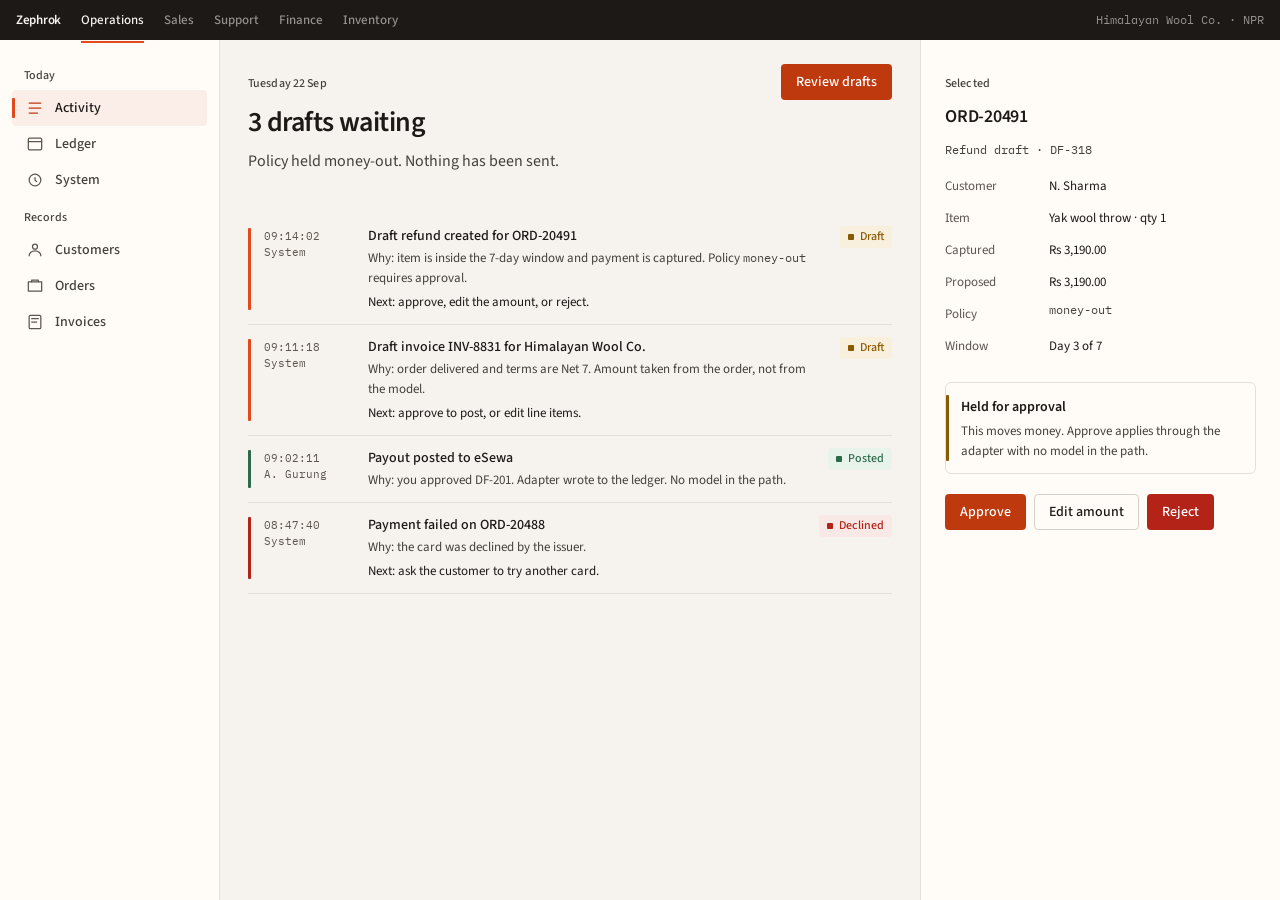
<file: brand/examples/dashboard.html>
<!DOCTYPE html>
<html lang="en">
<head>
  <meta charset="utf-8" />
  <meta name="viewport" content="width=device-width, initial-scale=1" />
  <title>Zephrok · Operations</title>
  <link rel="stylesheet" href="../css/system.css" />
  <style>
    html, body { height: 100%; background: var(--z-paper); }
    .shell { min-height: 100%; display: flex; flex-direction: column; }
    .body { flex: 1; display: grid; grid-template-columns: 220px 1fr 360px; min-height: 0; }
    .navp { background: var(--z-surface); border-right: 1px solid var(--z-line); padding: 16px 12px; }
    .navp .label { padding: 12px 12px 6px; }
    .work { padding: 24px 28px; min-width: 0; }
    .head { display: flex; justify-content: space-between; align-items: flex-start; gap: 16px; margin-bottom: 24px; }
    .detail { background: var(--z-surface); border-left: 1px solid var(--z-line); padding: 24px; }
    .detail h3 { margin-bottom: 4px; }
    .kv { display: grid; grid-template-columns: 92px 1fr; gap: 8px 12px; font-size: 13px; margin: 16px 0 24px; }
    .kv dt { color: var(--z-ink-3); }
    .kv dd { margin: 0; }
    .acts { display: flex; gap: 8px; flex-wrap: wrap; }
    @media (max-width: 1100px) {
      .body { grid-template-columns: 1fr; }
      .navp, .detail { border: 0; border-top: 1px solid var(--z-line); }
    }
  </style>
</head>
<body>
  <div class="shell">
    <header class="app-strip">
      <span class="wordmark">Zephrok</span>
      <a class="mod is-on">Operations</a>
      <a class="mod">Sales</a>
      <a class="mod">Support</a>
      <a class="mod">Finance</a>
      <a class="mod">Inventory</a>
      <span class="id" style="margin-left:auto;color:rgba(246,243,238,.55)">Himalayan Wool Co. · NPR</span>
    </header>
    <div class="body">
      <aside class="navp">
        <div class="label">Today</div>
        <a class="nav-item is-active" href="#"><svg class="icon" viewBox="0 0 24 24"><path d="M5 6h14M5 12h14M5 18h10"/></svg>Activity</a>
        <a class="nav-item" href="ledger.html"><svg class="icon" viewBox="0 0 24 24"><rect x="4" y="5" width="16" height="14" rx="1.5"/><path d="M4 9h16"/></svg>Ledger</a>
        <a class="nav-item" href="operations.html"><svg class="icon" viewBox="0 0 24 24"><circle cx="12" cy="12" r="7"/><path d="M12 9v3l2 2"/></svg>System</a>
        <div class="label">Records</div>
        <a class="nav-item" href="#"><svg class="icon" viewBox="0 0 24 24"><circle cx="12" cy="8" r="3"/><path d="M5 19c0-3.3 3.1-6 7-6s7 2.7 7 6"/></svg>Customers</a>
        <a class="nav-item" href="#"><svg class="icon" viewBox="0 0 24 24"><path d="M4 7h16v11H4z"/><path d="M8 7V5h8v2"/></svg>Orders</a>
        <a class="nav-item" href="#"><svg class="icon" viewBox="0 0 24 24"><rect x="5" y="4" width="14" height="16" rx="1.5"/><path d="M8 8h8M8 12h6"/></svg>Invoices</a>
      </aside>
      <section class="work">
        <div class="head">
          <div>
            <p class="label">Tuesday 22 Sep</p>
            <h1>3 drafts waiting</h1>
            <p class="lede" style="margin-top:8px">Policy held money-out. Nothing has been sent.</p>
          </div>
          <button class="btn btn-primary">Review drafts</button>
        </div>
        <div class="event is-now">
          <div class="event-when">09:14:02<br />System</div>
          <div>
            <div class="event-title">Draft refund created for ORD-20491</div>
            <div class="event-why">Why: item is inside the 7-day window and payment is captured. Policy <span class="id">money-out</span> requires approval.</div>
            <div class="event-next">Next: approve, edit the amount, or reject.</div>
          </div>
          <span class="st st-draft">Draft</span>
        </div>
        <div class="event is-now">
          <div class="event-when">09:11:18<br />System</div>
          <div>
            <div class="event-title">Draft invoice INV-8831 for Himalayan Wool Co.</div>
            <div class="event-why">Why: order delivered and terms are Net 7. Amount taken from the order, not from the model.</div>
            <div class="event-next">Next: approve to post, or edit line items.</div>
          </div>
          <span class="st st-draft">Draft</span>
        </div>
        <div class="event is-ok">
          <div class="event-when">09:02:11<br />A. Gurung</div>
          <div>
            <div class="event-title">Payout posted to eSewa</div>
            <div class="event-why">Why: you approved DF-201. Adapter wrote to the ledger. No model in the path.</div>
          </div>
          <span class="st st-ok">Posted</span>
        </div>
        <div class="event is-err">
          <div class="event-when">08:47:40<br />System</div>
          <div>
            <div class="event-title">Payment failed on ORD-20488</div>
            <div class="event-why">Why: the card was declined by the issuer.</div>
            <div class="event-next">Next: ask the customer to try another card.</div>
          </div>
          <span class="st st-err">Declined</span>
        </div>
      </section>
      <aside class="detail">
        <p class="label">Selected</p>
        <h3>ORD-20491</h3>
        <p class="id">Refund draft · DF-318</p>
        <dl class="kv">
          <dt>Customer</dt><dd>N. Sharma</dd>
          <dt>Item</dt><dd>Yak wool throw · qty 1</dd>
          <dt>Captured</dt><dd class="amt">Rs 3,190.00</dd>
          <dt>Proposed</dt><dd class="amt">Rs 3,190.00</dd>
          <dt>Policy</dt><dd class="id">money-out</dd>
          <dt>Window</dt><dd>Day 3 of 7</dd>
        </dl>
        <div class="notice notice-draft" style="margin-bottom:20px">
          <div class="bar"></div>
          <div>
            <h4>Held for approval</h4>
            <p>This moves money. Approve applies through the adapter with no model in the path.</p>
          </div>
        </div>
        <div class="acts">
          <button class="btn btn-primary">Approve</button>
          <button class="btn btn-secondary">Edit amount</button>
          <button class="btn btn-danger">Reject</button>
        </div>
      </aside>
    </div>
  </div>
</body>
</html>
</file>
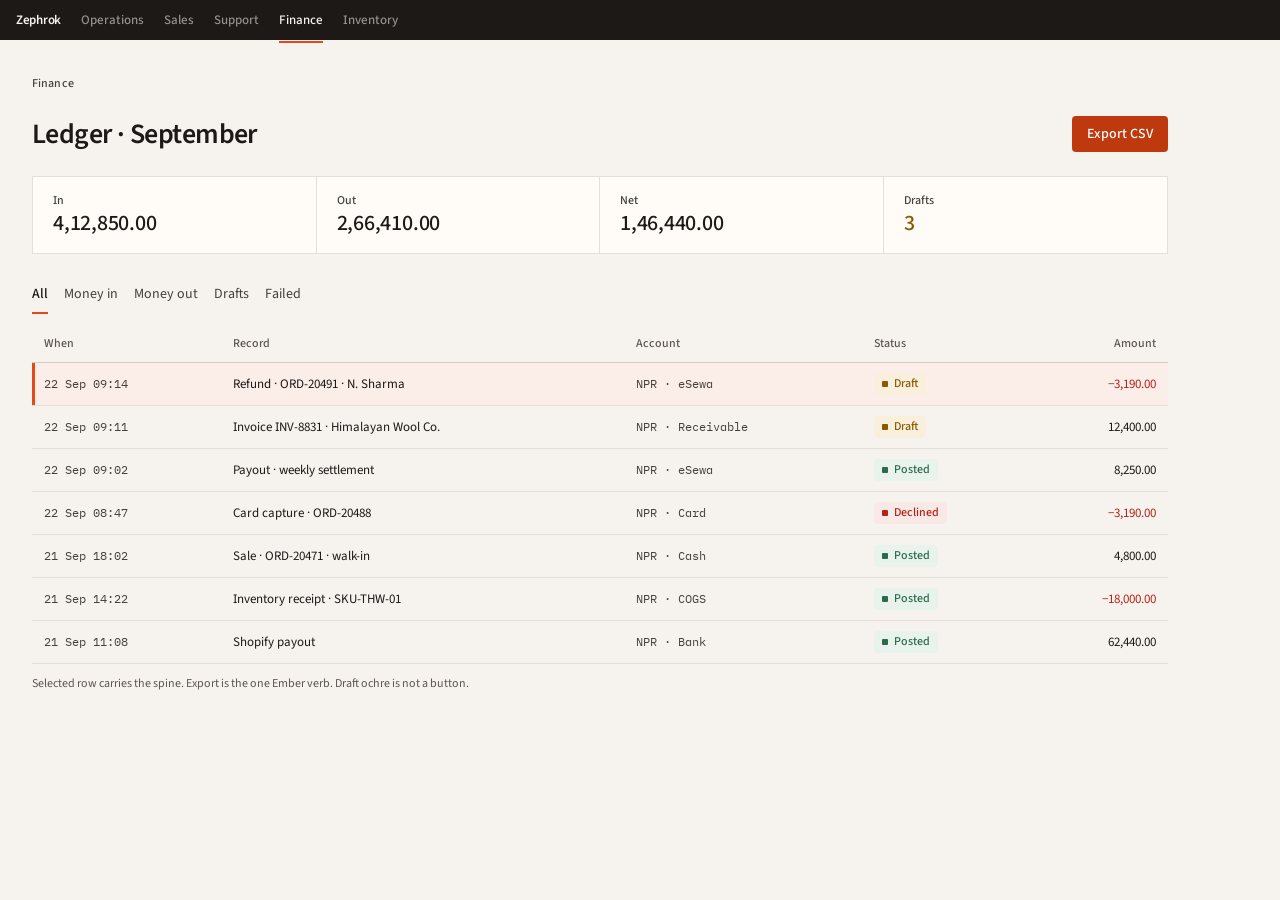
<file: brand/examples/ledger.html>
<!DOCTYPE html>
<html lang="en">
<head>
  <meta charset="utf-8" />
  <meta name="viewport" content="width=device-width, initial-scale=1" />
  <title>Zephrok · Ledger</title>
  <link rel="stylesheet" href="../css/system.css" />
  <style>
    .shell { min-height: 100vh; display: flex; flex-direction: column; }
    .work { padding: 24px 32px 64px; max-width: 1200px; }
    .head { display: flex; justify-content: space-between; align-items: flex-end; gap: 16px; margin: 24px 0; }
    .metrics { display: grid; grid-template-columns: repeat(4, 1fr); gap: 0; border: 1px solid var(--z-line); background: var(--z-surface); margin-bottom: 28px; }
    .m { padding: 16px 20px; border-right: 1px solid var(--z-line); }
    .m:last-child { border-right: 0; }
    .m .amt-lg { font-size: 22px; line-height: 28px; }
    .filters { display: flex; gap: 16px; align-items: center; margin-bottom: 12px; font-size: 14px; color: var(--z-ink-2); }
    .filters a { text-decoration: none; padding-bottom: 8px; }
    .filters a.on { color: var(--z-ink); box-shadow: inset 0 -2px 0 var(--z-ember); font-weight: 500; }
    @media (max-width: 800px) { .metrics { grid-template-columns: 1fr 1fr; } .m { border-bottom: 1px solid var(--z-line); } }
  </style>
</head>
<body>
  <div class="shell">
    <header class="app-strip">
      <span class="wordmark">Zephrok</span>
      <a class="mod" href="dashboard.html">Operations</a>
      <a class="mod">Sales</a>
      <a class="mod">Support</a>
      <a class="mod is-on">Finance</a>
      <a class="mod">Inventory</a>
    </header>
    <div class="work">
      <p class="label">Finance</p>
      <div class="head">
        <h1>Ledger · September</h1>
        <button class="btn btn-primary">Export CSV</button>
      </div>
      <div class="metrics">
        <div class="m"><div class="label">In</div><div class="amt-lg amt">4,12,850.00</div></div>
        <div class="m"><div class="label">Out</div><div class="amt-lg amt">2,66,410.00</div></div>
        <div class="m"><div class="label">Net</div><div class="amt-lg amt">1,46,440.00</div></div>
        <div class="m"><div class="label">Drafts</div><div class="amt-lg amt" style="color:var(--z-draft)">3</div></div>
      </div>
      <div class="filters">
        <a class="on" href="#">All</a>
        <a href="#">Money in</a>
        <a href="#">Money out</a>
        <a href="#">Drafts</a>
        <a href="#">Failed</a>
      </div>
      <table class="sheet">
        <thead>
          <tr>
            <th>When</th>
            <th>Record</th>
            <th>Account</th>
            <th>Status</th>
            <th class="right">Amount</th>
          </tr>
        </thead>
        <tbody>
          <tr class="is-selected">
            <td class="id">22 Sep 09:14</td>
            <td>Refund · ORD-20491 · N. Sharma</td>
            <td class="id">NPR · eSewa</td>
            <td><span class="st st-draft">Draft</span></td>
            <td class="amt neg">−3,190.00</td>
          </tr>
          <tr>
            <td class="id">22 Sep 09:11</td>
            <td>Invoice INV-8831 · Himalayan Wool Co.</td>
            <td class="id">NPR · Receivable</td>
            <td><span class="st st-draft">Draft</span></td>
            <td class="amt">12,400.00</td>
          </tr>
          <tr>
            <td class="id">22 Sep 09:02</td>
            <td>Payout · weekly settlement</td>
            <td class="id">NPR · eSewa</td>
            <td><span class="st st-ok">Posted</span></td>
            <td class="amt">8,250.00</td>
          </tr>
          <tr>
            <td class="id">22 Sep 08:47</td>
            <td>Card capture · ORD-20488</td>
            <td class="id">NPR · Card</td>
            <td><span class="st st-err">Declined</span></td>
            <td class="amt neg">−3,190.00</td>
          </tr>
          <tr>
            <td class="id">21 Sep 18:02</td>
            <td>Sale · ORD-20471 · walk-in</td>
            <td class="id">NPR · Cash</td>
            <td><span class="st st-ok">Posted</span></td>
            <td class="amt">4,800.00</td>
          </tr>
          <tr>
            <td class="id">21 Sep 14:22</td>
            <td>Inventory receipt · SKU-THW-01</td>
            <td class="id">NPR · COGS</td>
            <td><span class="st st-ok">Posted</span></td>
            <td class="amt neg">−18,000.00</td>
          </tr>
          <tr>
            <td class="id">21 Sep 11:08</td>
            <td>Shopify payout</td>
            <td class="id">NPR · Bank</td>
            <td><span class="st st-ok">Posted</span></td>
            <td class="amt">62,440.00</td>
          </tr>
        </tbody>
      </table>
      <p class="caption" style="margin-top:12px">Selected row carries the spine. Export is the one Ember verb. Draft ochre is not a button.</p>
    </div>
  </div>
</body>
</html>
</file>
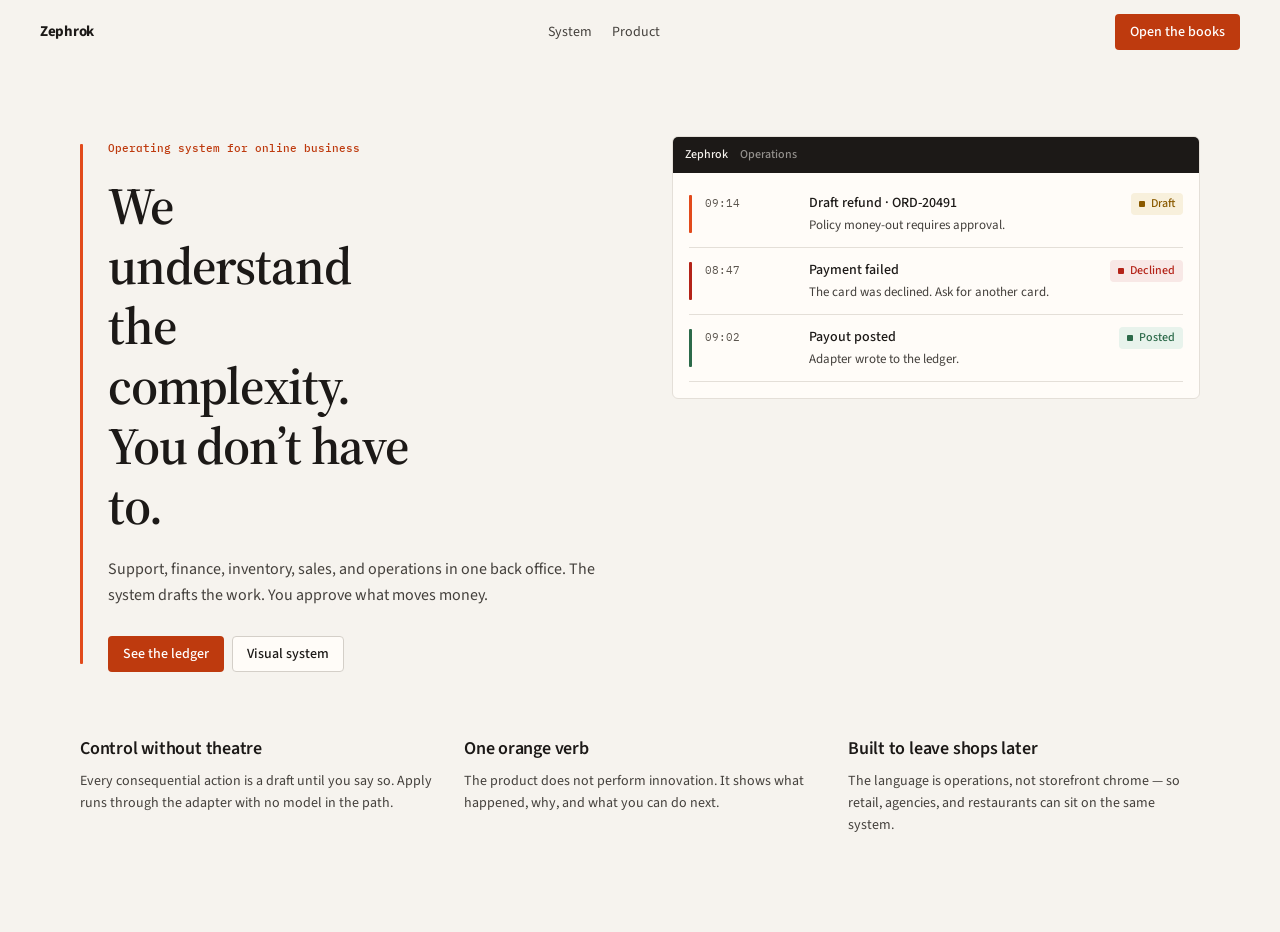
<file: brand/examples/marketing.html>
<!DOCTYPE html>
<html lang="en">
<head>
  <meta charset="utf-8" />
  <meta name="viewport" content="width=device-width, initial-scale=1" />
  <title>Zephrok</title>
  <link rel="stylesheet" href="../css/system.css" />
  <style>
    .top { height: 64px; display: flex; align-items: center; justify-content: space-between; padding: 0 40px; }
    .top strong { letter-spacing: -0.02em; }
    .hero { max-width: 1200px; margin: 0 auto; padding: 72px 40px 40px; display: grid; grid-template-columns: 1fr 1fr; gap: 64px; align-items: start; }
    .hero-copy { position: relative; padding-left: 28px; }
    .hero-copy::before { content:""; position:absolute; left:0; top:8px; bottom:8px; width:3px; background:var(--z-ember); border-radius:1px; }
    .hero .display { font-size: 52px; line-height: 60px; max-width: 12ch; margin: 0 0 20px; }
    .product { background: var(--z-surface); border: 1px solid var(--z-line); border-radius: 6px; overflow: hidden; }
    .strip { height: 36px; background: var(--z-ink); color: var(--z-paper); display:flex; align-items:center; padding: 0 12px; font-size: 12px; font-weight: 500; }
    .mini { padding: 8px 16px 16px; }
    .proof { max-width: 1200px; margin: 0 auto; padding: 24px 40px 96px; display: grid; grid-template-columns: repeat(3, 1fr); gap: 32px; }
    .proof h3 { margin-bottom: 8px; }
    .proof p { margin: 0; color: var(--z-ink-2); font-size: 14px; line-height: 22px; }
    @media (max-width: 900px) {
      .hero, .proof { grid-template-columns: 1fr; padding: 40px 20px; }
      .hero .display { font-size: 36px; line-height: 44px; }
    }
  </style>
</head>
<body>
  <header class="top">
    <strong>Zephrok</strong>
    <nav style="display:flex;gap:20px;font-size:14px;color:var(--z-ink-2)">
      <a href="../index.html" style="text-decoration:none">System</a>
      <a href="dashboard.html" style="text-decoration:none">Product</a>
    </nav>
    <a class="btn btn-primary" href="dashboard.html">Open the books</a>
  </header>
  <section class="hero">
    <div class="hero-copy">
      <p class="kicker" style="font-family:var(--z-mono);font-size:11px;color:var(--z-ember-strong);font-weight:500;margin:0 0 16px">Operating system for online business</p>
      <h1 class="display">We understand the complexity. You don’t have to.</h1>
      <p class="lede">Support, finance, inventory, sales, and operations in one back office. The system drafts the work. You approve what moves money.</p>
      <div style="display:flex;gap:8px;margin-top:28px">
        <a class="btn btn-primary" href="dashboard.html">See the ledger</a>
        <a class="btn btn-secondary" href="../index.html">Visual system</a>
      </div>
    </div>
    <div class="product" aria-label="Product excerpt">
      <div class="strip"><span>Zephrok</span><span style="margin-left:12px;opacity:.55">Operations</span></div>
      <div class="mini">
        <div class="event is-now">
          <div class="event-when">09:14</div>
          <div>
            <div class="event-title">Draft refund · ORD-20491</div>
            <div class="event-why">Policy money-out requires approval.</div>
          </div>
          <span class="st st-draft">Draft</span>
        </div>
        <div class="event is-err">
          <div class="event-when">08:47</div>
          <div>
            <div class="event-title">Payment failed</div>
            <div class="event-why">The card was declined. Ask for another card.</div>
          </div>
          <span class="st st-err">Declined</span>
        </div>
        <div class="event is-ok">
          <div class="event-when">09:02</div>
          <div>
            <div class="event-title">Payout posted</div>
            <div class="event-why">Adapter wrote to the ledger.</div>
          </div>
          <span class="st st-ok">Posted</span>
        </div>
      </div>
    </div>
  </section>
  <section class="proof">
    <article>
      <h3>Control without theatre</h3>
      <p>Every consequential action is a draft until you say so. Apply runs through the adapter with no model in the path.</p>
    </article>
    <article>
      <h3>One orange verb</h3>
      <p>The product does not perform innovation. It shows what happened, why, and what you can do next.</p>
    </article>
    <article>
      <h3>Built to leave shops later</h3>
      <p>The language is operations, not storefront chrome — so retail, agencies, and restaurants can sit on the same system.</p>
    </article>
  </section>
</body>
</html>
</file>
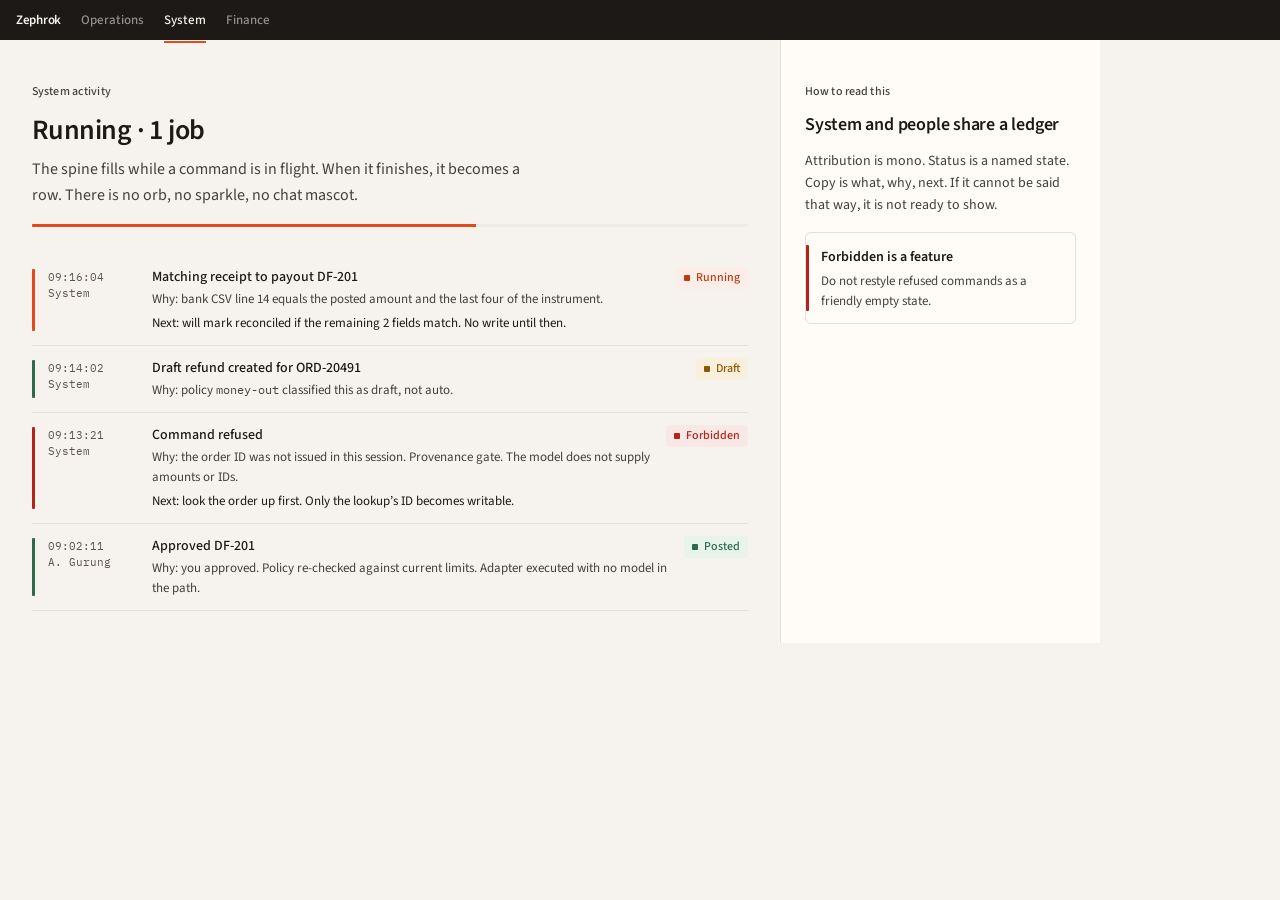
<file: brand/examples/operations.html>
<!DOCTYPE html>
<html lang="en">
<head>
  <meta charset="utf-8" />
  <meta name="viewport" content="width=device-width, initial-scale=1" />
  <title>Zephrok · System</title>
  <link rel="stylesheet" href="../css/system.css" />
  <style>
    .shell { min-height: 100vh; display: flex; flex-direction: column; }
    .work { display: grid; grid-template-columns: 1fr 320px; max-width: 1100px; }
    .feed { padding: 32px; }
    .side { border-left: 1px solid var(--z-line); padding: 32px 24px; background: var(--z-surface); }
    .run { height: 3px; background: var(--z-sunken); margin: 16px 0 28px; border-radius: 1px; overflow: hidden; }
    .run i { display: block; height: 100%; width: 62%; background: var(--z-ember); animation: fill 2.4s cubic-bezier(0.2,0,0,1) infinite; }
    @keyframes fill { 0% { width: 8%; } 70% { width: 92%; } 100% { width: 8%; } }
    @media (max-width: 800px) { .work { grid-template-columns: 1fr; } }
  </style>
</head>
<body>
  <div class="shell">
    <header class="app-strip">
      <span class="wordmark">Zephrok</span>
      <a class="mod" href="dashboard.html">Operations</a>
      <a class="mod is-on">System</a>
      <a class="mod" href="ledger.html">Finance</a>
    </header>
    <div class="work">
      <section class="feed">
        <p class="label">System activity</p>
        <h1>Running · 1 job</h1>
        <p class="lede" style="margin:8px 0 0">The spine fills while a command is in flight. When it finishes, it becomes a row. There is no orb, no sparkle, no chat mascot.</p>
        <div class="run" aria-hidden="true"><i></i></div>
        <div class="event is-now">
          <div class="event-when">09:16:04<br />System</div>
          <div>
            <div class="event-title">Matching receipt to payout DF-201</div>
            <div class="event-why">Why: bank CSV line 14 equals the posted amount and the last four of the instrument.</div>
            <div class="event-next">Next: will mark reconciled if the remaining 2 fields match. No write until then.</div>
          </div>
          <span class="st st-run">Running</span>
        </div>
        <div class="event is-ok">
          <div class="event-when">09:14:02<br />System</div>
          <div>
            <div class="event-title">Draft refund created for ORD-20491</div>
            <div class="event-why">Why: policy <span class="id">money-out</span> classified this as draft, not auto.</div>
          </div>
          <span class="st st-draft">Draft</span>
        </div>
        <div class="event is-err">
          <div class="event-when">09:13:21<br />System</div>
          <div>
            <div class="event-title">Command refused</div>
            <div class="event-why">Why: the order ID was not issued in this session. Provenance gate. The model does not supply amounts or IDs.</div>
            <div class="event-next">Next: look the order up first. Only the lookup’s ID becomes writable.</div>
          </div>
          <span class="st st-err">Forbidden</span>
        </div>
        <div class="event is-ok">
          <div class="event-when">09:02:11<br />A. Gurung</div>
          <div>
            <div class="event-title">Approved DF-201</div>
            <div class="event-why">Why: you approved. Policy re-checked against current limits. Adapter executed with no model in the path.</div>
          </div>
          <span class="st st-ok">Posted</span>
        </div>
      </section>
      <aside class="side">
        <p class="label">How to read this</p>
        <h3 style="margin:8px 0 12px">System and people share a ledger</h3>
        <p style="margin:0 0 16px;font-size:14px;line-height:22px;color:var(--z-ink-2)">Attribution is mono. Status is a named state. Copy is what, why, next. If it cannot be said that way, it is not ready to show.</p>
        <div class="notice notice-err">
          <div class="bar"></div>
          <div>
            <h4>Forbidden is a feature</h4>
            <p>Do not restyle refused commands as a friendly empty state.</p>
          </div>
        </div>
      </aside>
    </div>
  </div>
</body>
</html>
</file>
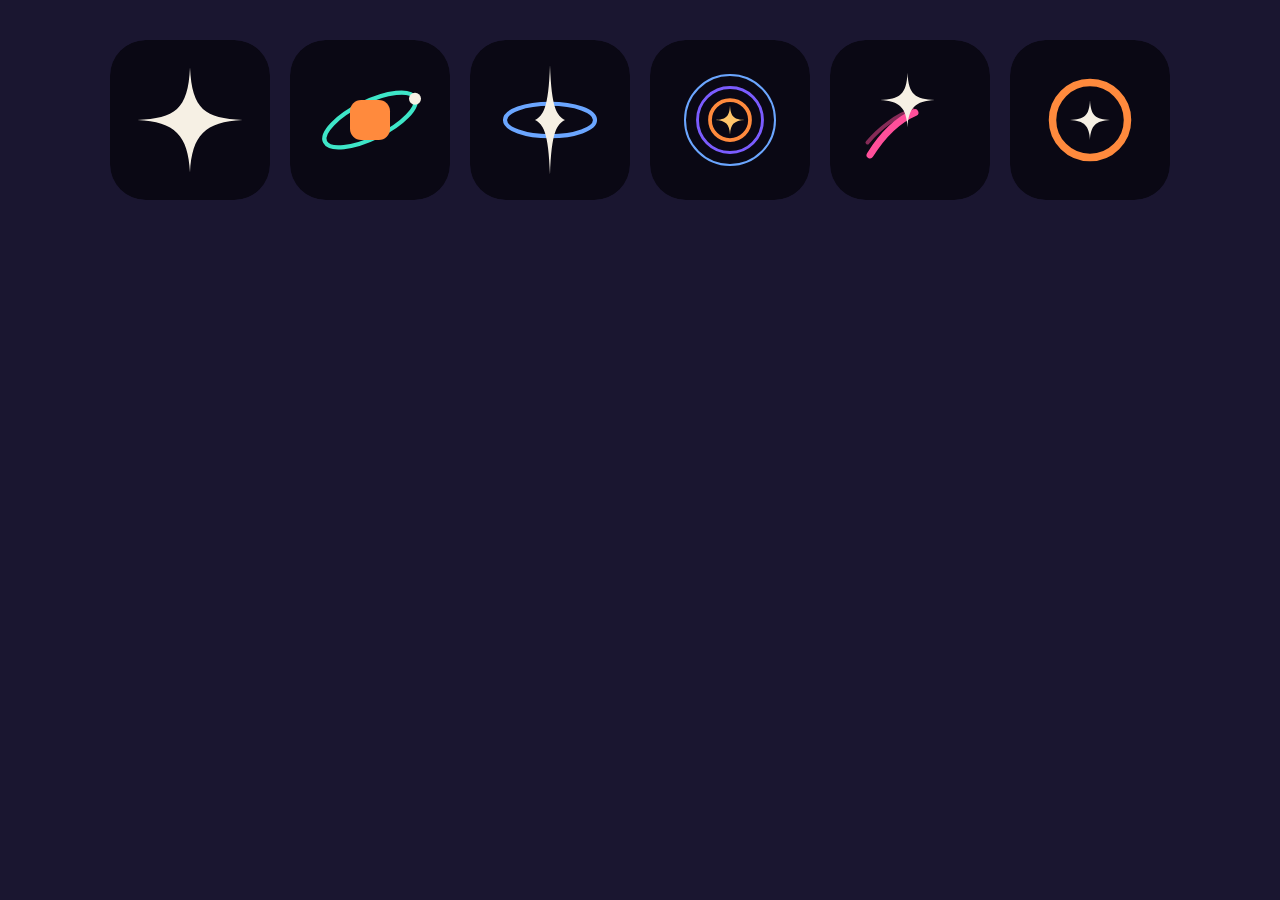
<file: assets/logo/generator/cosmos/icons.html>
<!doctype html>
<html>
<head>
<meta charset="utf-8"/>
<style>
  html, body { margin: 0; background: #1a1630; }
  .row { display: flex; padding: 40px 20px; gap: 20px; justify-content: center; }
  img { width: 160px; height: 160px; border-radius: 36px; }
</style>
</head>
<body>
  <div class="row">
    <img src="./01-spark-icon.svg"/>
    <img src="./02-halo-icon.svg"/>
    <img src="./03-axis-icon.svg"/>
    <img src="./04-well-icon.svg"/>
    <img src="./05-drift-icon.svg"/>
    <img src="./06-corona-icon.svg"/>
  </div>
</body>
</html>
</file>
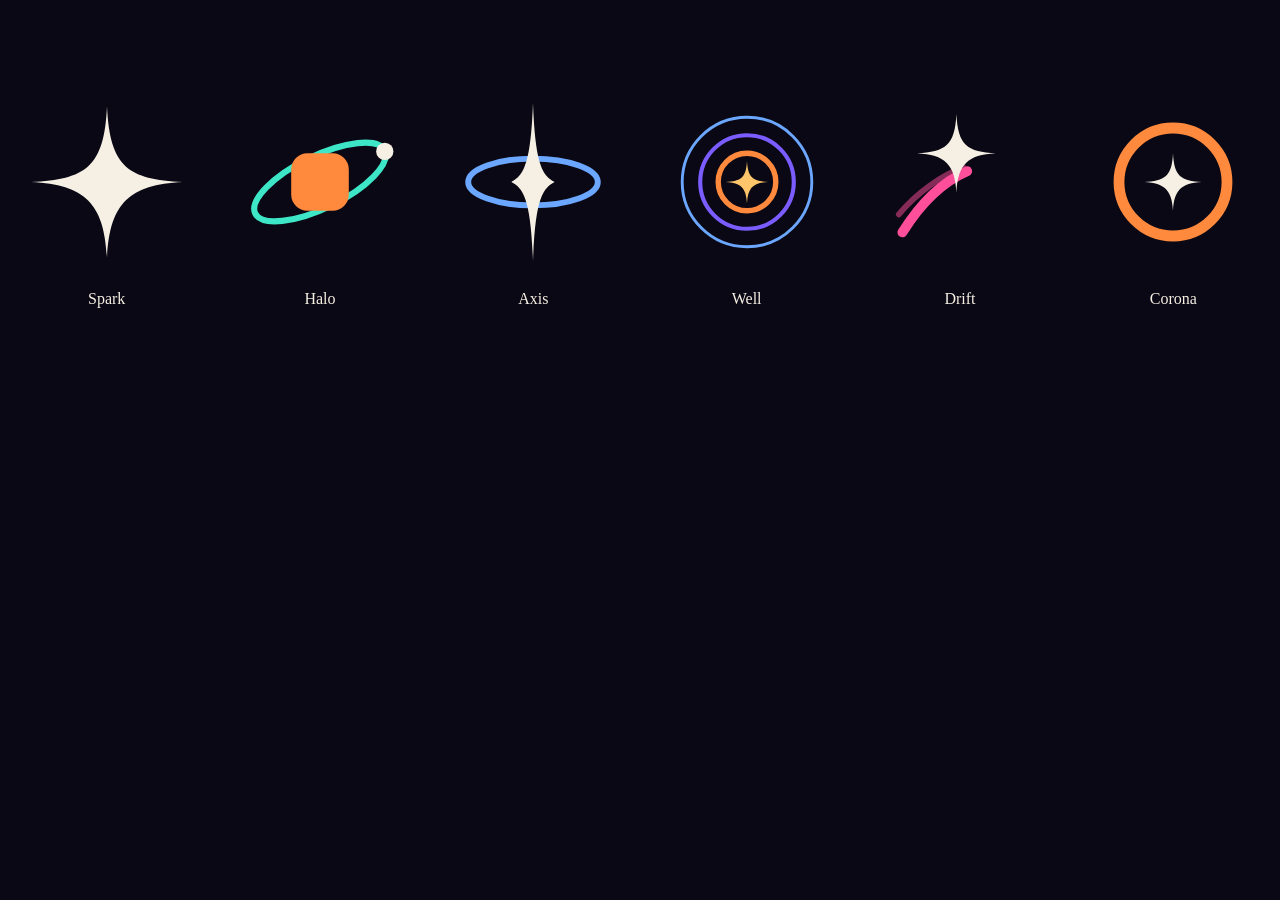
<file: assets/logo/generator/cosmos/sheet.html>
<!doctype html>
<html>
<head>
<meta charset="utf-8"/>
<style>
  html, body { margin: 0; background: #0a0814; }
  .row { display: flex; }
  .cell { width: 340px; height: 400px; display: flex; flex-direction: column; align-items: center; justify-content: center; }
  img { width: 180px; height: 180px; }
  span { margin-top: 18px; font: 400 16px Palatino, Georgia, serif; color: #f6f0e4; }
</style>
</head>
<body>
  <div class="row">
    <div class="cell"><img src="./01-spark-color.svg"/><span>Spark</span></div>
    <div class="cell"><img src="./02-halo-color.svg"/><span>Halo</span></div>
    <div class="cell"><img src="./03-axis-color.svg"/><span>Axis</span></div>
    <div class="cell"><img src="./04-well-color.svg"/><span>Well</span></div>
    <div class="cell"><img src="./05-drift-color.svg"/><span>Drift</span></div>
    <div class="cell"><img src="./06-corona-color.svg"/><span>Corona</span></div>
  </div>
</body>
</html>
</file>
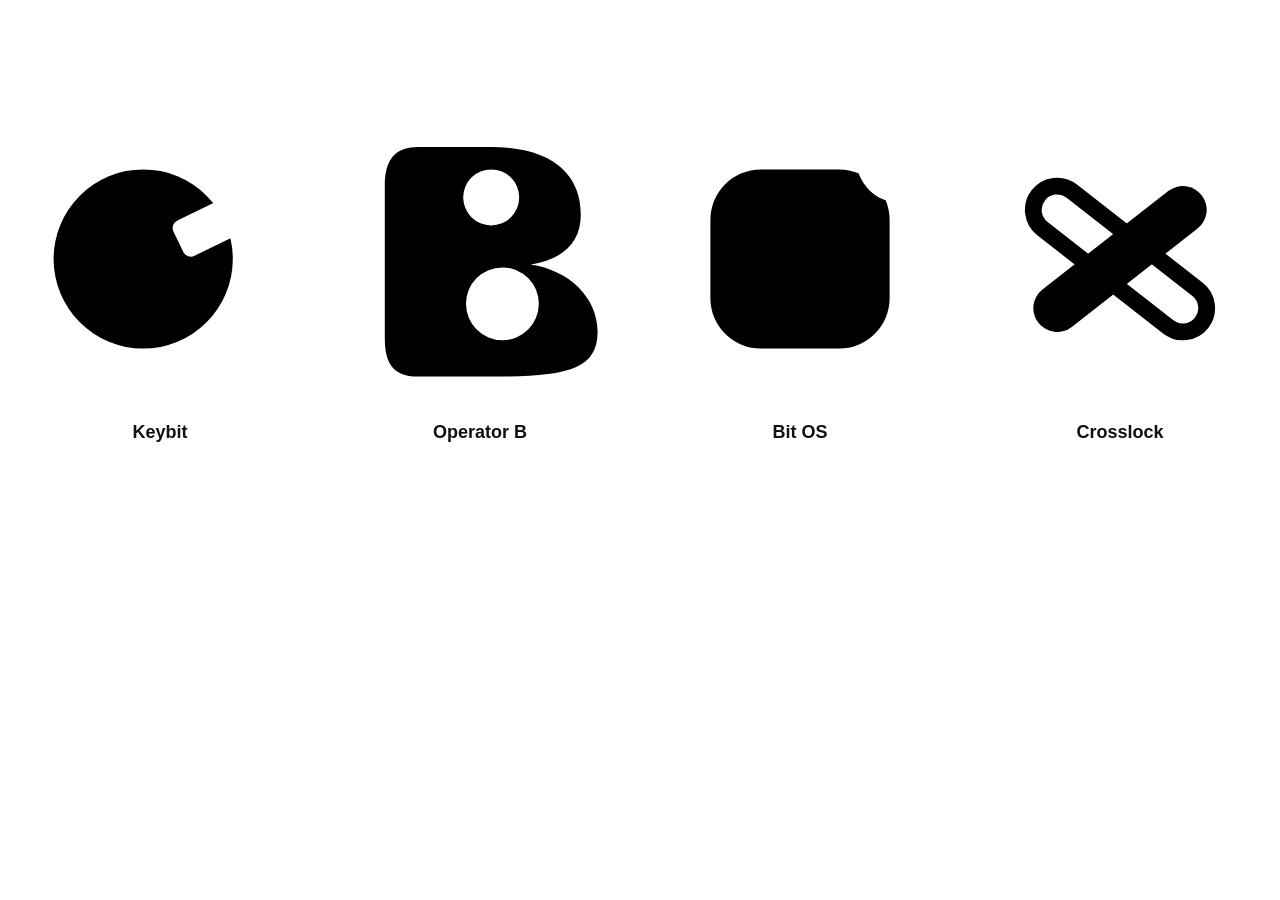
<file: assets/logo/generator/unique/sheet.html>
<!doctype html>
<html>
<head>
<meta charset="utf-8"/>
<style>
  body { margin: 0; background: #fff; }
  .row { display: flex; }
  .cell { width: 512px; height: 560px; display: flex; flex-direction: column; align-items: center; justify-content: center; }
  img { width: 280px; height: 280px; }
  span { margin-top: 24px; font: 600 18px/1 Helvetica, Arial, sans-serif; color: #111; }
</style>
</head>
<body>
  <div class="row">
    <div class="cell"><img src="./01-keybit.svg"/><span>Keybit</span></div>
    <div class="cell"><img src="./02-operator-b.svg"/><span>Operator B</span></div>
    <div class="cell"><img src="./03-bit-os.svg"/><span>Bit OS</span></div>
    <div class="cell"><img src="./04-crosslock.svg"/><span>Crosslock</span></div>
  </div>
</body>
</html>
</file>
<file: brand/css/system.css>
/* Zephrok system primitives — used by the brand book and the application examples.
   Cards are opt-in. Tables sit on the page. Orange is a verb. */

@import url("https://fonts.googleapis.com/css2?family=IBM+Plex+Mono:wght@400;500&family=Source+Sans+3:ital,wght@0,400;0,500;0,600;1,400&family=Source+Serif+4:opsz,wght@8..60,400;8..60,600&display=swap");
@import "../tokens/tokens.css";

*, *::before, *::after { box-sizing: border-box; }
html { scroll-behavior: smooth; }
html, body { margin: 0; padding: 0; }
body {
  font-family: var(--z-sans);
  font-size: 15px;
  line-height: 24px;
  color: var(--z-ink);
  background: var(--z-paper);
  -webkit-font-smoothing: antialiased;
  text-rendering: optimizeLegibility;
  font-feature-settings: "ss01", "cv11";
}
img { max-width: 100%; display: block; }
button, input, select, textarea { font: inherit; color: inherit; }
a { color: inherit; text-decoration: none; }

.numeric, td.amt, .amt {
  font-variant-numeric: tabular-nums lining-nums;
  font-feature-settings: "tnum" 1, "lnum" 1;
}

/* Type */
.display {
  font-family: var(--z-serif);
  font-size: 56px;
  line-height: 64px;
  font-weight: 600;
  letter-spacing: -0.022em;
  font-optical-sizing: auto;
}
.h1-market {
  font-family: var(--z-serif);
  font-size: 40px;
  line-height: 48px;
  font-weight: 600;
  letter-spacing: -0.018em;
}
h1, .h1 {
  font-family: var(--z-sans);
  font-size: 28px;
  line-height: 36px;
  font-weight: 600;
  letter-spacing: -0.02em;
  margin: 0;
}
h2, .h2 {
  font-family: var(--z-sans);
  font-size: 22px;
  line-height: 30px;
  font-weight: 600;
  letter-spacing: -0.016em;
  margin: 0;
}
h3, .h3 {
  font-size: 18px;
  line-height: 26px;
  font-weight: 600;
  letter-spacing: -0.012em;
  margin: 0;
}
.ui { font-size: 14px; line-height: 20px; }
.label {
  font-size: 12px;
  line-height: 16px;
  font-weight: 500;
  letter-spacing: 0.01em;
  color: var(--z-ink-2);
}
.caption, .muted { font-size: 12px; line-height: 16px; color: var(--z-ink-3); }
.id {
  font-family: var(--z-mono);
  font-size: 12px;
  line-height: 16px;
  font-weight: 400;
  color: var(--z-ink-2);
}
.lede { font-size: 16px; line-height: 26px; color: var(--z-ink-2); max-width: 64ch; }
.amt-lg {
  font-size: 28px;
  line-height: 36px;
  font-weight: 500;
  letter-spacing: -0.01em;
  font-variant-numeric: tabular-nums lining-nums;
}

/* Spine */
.spine {
  position: relative;
}
.spine::before {
  content: "";
  position: absolute;
  left: 0;
  top: 0;
  bottom: 0;
  width: var(--z-spine);
  background: var(--z-ember);
  border-radius: 1px;
}

/* Buttons — one orange verb per view */
.btn {
  display: inline-flex;
  align-items: center;
  justify-content: center;
  gap: 8px;
  height: 36px;
  padding: 0 14px;
  border-radius: var(--z-r-sm);
  border: 1px solid transparent;
  font-size: 14px;
  font-weight: 500;
  line-height: 20px;
  cursor: pointer;
  transition: background var(--z-t-micro) var(--z-ease), border-color var(--z-t-micro) var(--z-ease), color var(--z-t-micro) var(--z-ease);
  text-decoration: none;
  white-space: nowrap;
}
.btn:focus-visible {
  outline: 2px solid var(--z-ember);
  outline-offset: 2px;
}
.btn-primary {
  background: var(--z-ember-strong);
  color: var(--z-white);
}
.btn-primary:hover { background: var(--z-ember-hover); }
.btn-secondary {
  background: var(--z-surface);
  color: var(--z-ink);
  border-color: var(--z-line-strong);
}
.btn-secondary:hover { background: var(--z-sunken); }
.btn-ghost {
  background: transparent;
  color: var(--z-ink-2);
}
.btn-ghost:hover { background: var(--z-sunken); color: var(--z-ink); }
.btn-danger {
  background: var(--z-err);
  color: var(--z-white);
}
.btn-sm { height: 28px; padding: 0 10px; font-size: 13px; }

/* Status */
.st {
  display: inline-flex;
  align-items: center;
  gap: 6px;
  height: 22px;
  padding: 0 8px;
  border-radius: var(--z-r-sm);
  font-size: 12px;
  font-weight: 500;
  line-height: 16px;
}
.st::before {
  content: "";
  width: 6px;
  height: 6px;
  border-radius: 1px;
  background: currentColor;
}
.st-ok { color: var(--z-ok); background: var(--z-ok-tint); }
.st-draft { color: var(--z-draft); background: var(--z-draft-tint); }
.st-err { color: var(--z-err); background: var(--z-err-tint); }
.st-info { color: var(--z-info); background: var(--z-info-tint); }
.st-run { color: var(--z-ember-strong); background: var(--z-ember-tint); }

/* Inputs */
.field { display: flex; flex-direction: column; gap: 6px; }
.field input, .field select, .field textarea {
  height: 36px;
  padding: 0 10px;
  background: var(--z-surface);
  border: 1px solid var(--z-line);
  border-radius: var(--z-r-sm);
  outline: none;
  transition: border-color var(--z-t-micro) var(--z-ease);
}
.field textarea { height: auto; padding: 8px 10px; resize: vertical; min-height: 80px; }
.field input:focus, .field select:focus, .field textarea:focus {
  border-color: var(--z-ember);
  box-shadow: 0 0 0 3px var(--z-ember-tint);
}

/* Table — no card, hairline, spine on selected */
.sheet {
  width: 100%;
  border-collapse: collapse;
  font-size: 13px;
  line-height: 20px;
  font-variant-numeric: tabular-nums;
}
.sheet th {
  text-align: left;
  font-size: 12px;
  font-weight: 500;
  color: var(--z-ink-3);
  padding: 8px 12px;
  border-bottom: 1px solid var(--z-line-strong);
}
.sheet td {
  padding: 10px 12px;
  border-bottom: 1px solid var(--z-line);
  vertical-align: middle;
}
.sheet tr:hover td { background: rgba(28, 25, 23, 0.02); }
.sheet tr.is-selected td {
  background: var(--z-ember-tint);
}
.sheet tr.is-selected td:first-child {
  box-shadow: inset 3px 0 0 var(--z-ember);
}
.sheet th.right, .sheet td.amt, .sheet td.right { text-align: right; }
.neg { color: var(--z-err); }

/* Event — what happened / why / next */
.event {
  display: grid;
  grid-template-columns: 88px 1fr auto;
  gap: 16px;
  padding: 12px 0 12px 16px;
  border-bottom: 1px solid var(--z-line);
  position: relative;
}
.event::before {
  content: "";
  position: absolute;
  left: 0;
  top: 14px;
  bottom: 14px;
  width: 3px;
  background: var(--z-line-strong);
  border-radius: 1px;
}
.event.is-now::before { background: var(--z-ember); }
.event.is-ok::before { background: var(--z-ok); }
.event.is-err::before { background: var(--z-err); }
.event.is-draft::before { background: var(--z-draft); }
.event-when { font-family: var(--z-mono); font-size: 11px; line-height: 16px; color: var(--z-ink-3); padding-top: 2px; }
.event-title { font-weight: 500; font-size: 14px; line-height: 20px; }
.event-why { font-size: 13px; line-height: 20px; color: var(--z-ink-2); margin-top: 2px; }
.event-next { font-size: 13px; line-height: 20px; color: var(--z-ink); margin-top: 4px; }
.event-who { font-family: var(--z-mono); font-size: 11px; color: var(--z-ink-3); }

/* Notice */
.notice {
  display: grid;
  grid-template-columns: 3px 1fr;
  gap: 12px;
  padding: 12px 14px 12px 0;
  background: var(--z-surface);
  border: 1px solid var(--z-line);
  border-radius: var(--z-r-md);
}
.notice .bar { background: var(--z-ink-2); border-radius: 1px; }
.notice-err .bar { background: var(--z-err); }
.notice-draft .bar { background: var(--z-draft); }
.notice-ok .bar { background: var(--z-ok); }
.notice h4 { font-size: 14px; font-weight: 600; margin: 0 0 2px; }
.notice p { margin: 0; font-size: 13px; line-height: 20px; color: var(--z-ink-2); }

/* Icons */
.icon {
  width: 20px;
  height: 20px;
  stroke: currentColor;
  fill: none;
  stroke-width: 1.5;
  stroke-linecap: round;
  stroke-linejoin: round;
}
.icon-sm { width: 16px; height: 16px; }
.nav-item .icon { color: var(--z-ink-3); }
.nav-item.is-active .icon { color: var(--z-ember-strong); }

/* Nav */
.nav-item {
  display: flex;
  align-items: center;
  gap: 10px;
  height: 36px;
  padding: 0 12px 0 13px;
  border-radius: var(--z-r-sm);
  color: var(--z-ink-2);
  text-decoration: none;
  font-size: 14px;
  font-weight: 500;
  position: relative;
}
.nav-item:hover { background: var(--z-sunken); color: var(--z-ink); }
.nav-item.is-active {
  background: var(--z-ember-tint);
  color: var(--z-ink);
}
.nav-item.is-active::before {
  content: "";
  position: absolute;
  left: 0;
  top: 8px;
  bottom: 8px;
  width: 3px;
  background: var(--z-ember);
  border-radius: 1px;
}

/* App chrome */
.app-strip {
  height: 40px;
  background: var(--z-ink);
  color: var(--z-paper);
  display: flex;
  align-items: center;
  padding: 0 16px;
  gap: 20px;
  font-size: 13px;
  font-weight: 500;
}
.app-strip .wordmark { letter-spacing: -0.02em; font-weight: 600; }
.app-strip .mod { color: rgba(246, 243, 238, 0.55); }
.app-strip .mod.is-on { color: var(--z-paper); position: relative; }
.app-strip .mod.is-on::after {
  content: "";
  position: absolute;
  left: 0;
  right: 0;
  bottom: -11px;
  height: 2px;
  background: var(--z-ember);
}

/* Charts */
.bar-row { display: flex; align-items: center; gap: 12px; font-size: 13px; }
.bar-row .k { width: 88px; color: var(--z-ink-2); }
.bar-row .track { flex: 1; height: 8px; background: var(--z-sunken); border-radius: 1px; overflow: hidden; }
.bar-row .fill { height: 100%; background: var(--z-ember); border-radius: 1px; }
.bar-row .v { width: 72px; text-align: right; font-variant-numeric: tabular-nums; font-weight: 500; }

/* Misc */
.hair { height: 1px; background: var(--z-line); border: 0; margin: 0; }
.swatch {
  display: flex;
  flex-direction: column;
  min-height: 120px;
  border: 1px solid var(--z-line);
  border-radius: var(--z-r-md);
  overflow: hidden;
  background: var(--z-surface);
}
.swatch .chip { flex: 1; min-height: 64px; }
.swatch .meta { padding: 10px 12px; }
.swatch .meta strong { display: block; font-size: 13px; font-weight: 600; }
.swatch .meta span { font-family: var(--z-mono); font-size: 11px; color: var(--z-ink-3); }

.pair {
  display: grid;
  grid-template-columns: 1fr 1fr;
  gap: 16px;
}
.ex {
  border: 1px solid var(--z-line);
  border-radius: var(--z-r-md);
  background: var(--z-surface);
  overflow: hidden;
}
.ex-h {
  display: flex;
  align-items: center;
  gap: 8px;
  padding: 8px 12px;
  font-size: 11px;
  font-weight: 600;
  letter-spacing: 0.06em;
  text-transform: uppercase;
  border-bottom: 1px solid var(--z-line);
}
.ex-ok .ex-h { color: var(--z-ok); background: var(--z-ok-tint); }
.ex-no .ex-h { color: var(--z-err); background: var(--z-err-tint); }
.ex-b { padding: 16px; }
.ex-no .ex-b { opacity: 0.92; }

.rule {
  display: grid;
  grid-template-columns: 140px 1fr;
  gap: 16px 24px;
  padding: 20px 0;
  border-top: 1px solid var(--z-line);
}
.rule dt {
  font-size: 11px;
  font-weight: 600;
  letter-spacing: 0.08em;
  text-transform: uppercase;
  color: var(--z-ink-3);
  padding-top: 2px;
}
.rule dd { margin: 0; }
.rule .r { font-weight: 600; font-size: 15px; }
.rule .why { color: var(--z-ink-2); margin-top: 4px; }

@media (max-width: 800px) {
  .display { font-size: 36px; line-height: 44px; }
  .h1-market { font-size: 28px; line-height: 36px; }
  .pair, .rule { grid-template-columns: 1fr; }
  .event { grid-template-columns: 1fr; gap: 6px; }
}
</file>
<file: brand/css/book.css>
/* Brand-book chrome. The book is an application of the system. */

.book {
  min-height: 100vh;
  display: grid;
  grid-template-columns: 240px 1fr;
}
.side {
  position: sticky;
  top: 0;
  height: 100vh;
  overflow: auto;
  padding: 24px 16px 40px;
  border-right: 1px solid var(--z-line);
  background: var(--z-surface);
}
.side .brand {
  display: flex;
  align-items: baseline;
  gap: 8px;
  padding: 4px 12px 20px;
  text-decoration: none;
}
.side .brand strong {
  font-size: 16px;
  font-weight: 600;
  letter-spacing: -0.02em;
}
.side .brand em {
  font-style: normal;
  font-size: 11px;
  color: var(--z-ink-3);
  font-family: var(--z-mono);
}
.side nav { display: flex; flex-direction: column; gap: 2px; }
.side .sec {
  margin: 16px 12px 6px;
  font-size: 11px;
  font-weight: 600;
  letter-spacing: 0.08em;
  text-transform: uppercase;
  color: var(--z-ink-3);
}
.main { min-width: 0; }
.art {
  max-width: 1080px;
  margin: 0 auto;
  padding: 64px 48px 96px;
}
.art + .art { border-top: 1px solid var(--z-line); }
.kicker {
  font-family: var(--z-mono);
  font-size: 11px;
  letter-spacing: 0.04em;
  color: var(--z-ember-strong);
  margin: 0 0 12px;
  font-weight: 500;
}
.cover {
  min-height: 100vh;
  display: flex;
  flex-direction: column;
  justify-content: flex-end;
  padding: 64px 48px 80px;
  max-width: 1080px;
  margin: 0 auto;
  position: relative;
}
.cover::before {
  content: "";
  position: absolute;
  left: 48px;
  top: 64px;
  bottom: 80px;
  width: 3px;
  background: var(--z-ember);
}
.cover .kicker { margin-left: 28px; }
.cover .display, .cover .lede, .cover .meta { margin-left: 28px; }
.cover .display { max-width: 16ch; margin: 0 0 24px 28px; }
.grid-6 { display: grid; grid-template-columns: repeat(6, 1fr); gap: 12px; }
.grid-4 { display: grid; grid-template-columns: repeat(4, 1fr); gap: 12px; }
.grid-3 { display: grid; grid-template-columns: repeat(3, 1fr); gap: 16px; }
.grid-2 { display: grid; grid-template-columns: 1fr 1fr; gap: 24px; }
.stack { display: flex; flex-direction: column; gap: 12px; }
.principles { display: grid; grid-template-columns: 1fr 1fr; gap: 1px; background: var(--z-line); border: 1px solid var(--z-line); }
.principles article {
  background: var(--z-surface);
  padding: 28px;
}
.principles h3 { margin-bottom: 8px; }
.principles p { margin: 0; color: var(--z-ink-2); font-size: 14px; line-height: 22px; }
.principles .n {
  font-family: var(--z-mono);
  font-size: 11px;
  color: var(--z-ember-strong);
  margin-bottom: 10px;
}
.type-row {
  display: grid;
  grid-template-columns: 160px 1fr;
  gap: 16px;
  padding: 16px 0;
  border-top: 1px solid var(--z-line);
  align-items: baseline;
}
.type-row .spec { font-family: var(--z-mono); font-size: 11px; color: var(--z-ink-3); }
.do-grid { display: grid; grid-template-columns: 1fr 1fr; gap: 8px 32px; }
.do-grid li { font-size: 14px; line-height: 22px; color: var(--z-ink-2); }
.do-grid .yes { color: var(--z-ok); font-weight: 600; }
.do-grid .no { color: var(--z-err); font-weight: 600; }
.links { display: flex; flex-wrap: wrap; gap: 8px; margin-top: 20px; }
.toc a { text-decoration: none; }
.space-demo { display: flex; align-items: flex-end; gap: 8px; flex-wrap: wrap; }
.space-demo span {
  background: var(--z-ember-soft);
  display: block;
}
.icon-row { display: flex; gap: 16px; align-items: center; flex-wrap: wrap; }
.icon-cell {
  width: 64px;
  height: 64px;
  display: grid;
  place-items: center;
  border: 1px solid var(--z-line);
  border-radius: var(--z-r-sm);
  background: var(--z-surface);
}
.app-frame {
  border: 1px solid var(--z-line);
  border-radius: var(--z-r-md);
  overflow: hidden;
  background: var(--z-paper);
  min-height: 520px;
}
.slop td, .slop th { font-size: 13px; }
@media (max-width: 980px) {
  .book { grid-template-columns: 1fr; }
  .side { display: none; }
  .art, .cover { padding: 40px 20px 64px; }
  .cover::before { left: 20px; }
  .grid-6 { grid-template-columns: repeat(3, 1fr); }
  .grid-4, .grid-3, .grid-2, .principles, .do-grid { grid-template-columns: 1fr; }
}
</file>
